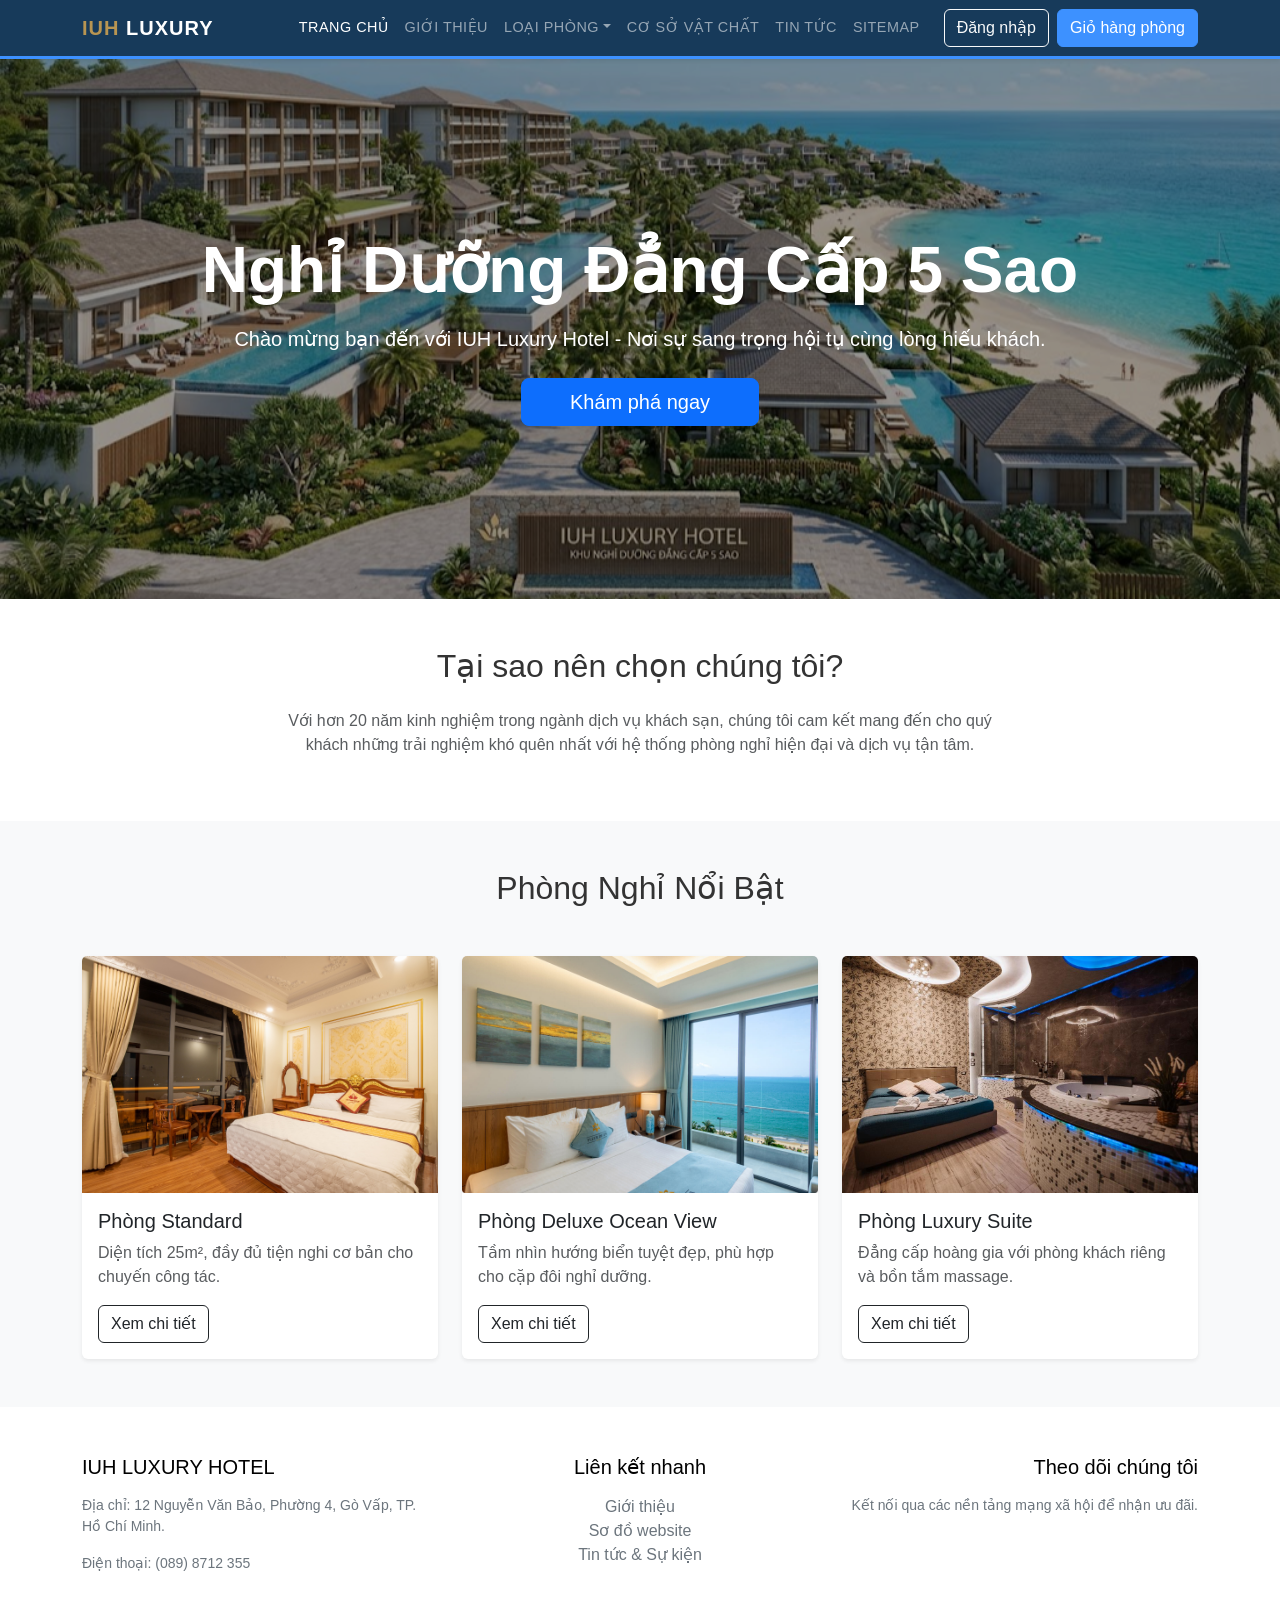
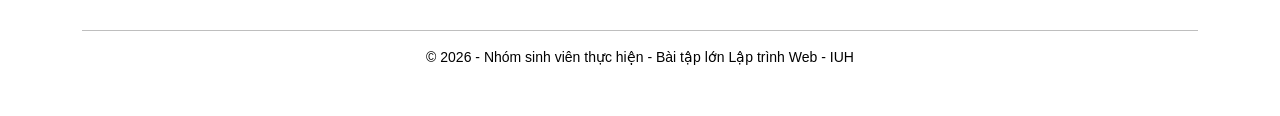
<file: html/index.html>
<!DOCTYPE html>
<html lang="vi">

<head>
    <meta charset="UTF-8">
    <meta name="viewport" content="width=device-width, initial-scale=1.0">
    <meta name="description" content="Website giới thiệu khách sạn IUH Luxury - Trải nghiệm nghỉ dưỡng 5 sao">
    <meta name="author" content="Nhóm Sinh Viên IUH">
    <title>Trang chủ | Khách sạn IUH Luxury</title>

    <link rel="stylesheet" href="../css/bootstrap.min.css">
    <link rel="stylesheet" href="../css/style.css">

    <style>
        .hero-section {
            height: 60vh;
            display: flex;
            align-items: center;
            justify-content: center;
            color: rgb(255, 255, 255);
            text-align: center;
            position: absolute;
            top: 0;
            left: 0;
            width: 100%;
            z-index: 2;
            background: rgba(0, 0, 0, 0.4);
        }

        .carousel-item img {
            height: 60vh;
            object-fit: cover;
        }

        .feature-icon {
            font-size: 3rem;
            color: var(--hotel-gold);
            margin-bottom: 1rem;
        }
    </style>
</head>

<body>

    <!-- <nav class="navbar navbar-expand-lg navbar-dark sticky-top shadow-sm">    -->
    <nav class="navbar navbar-expand navbar-dark sticky-top shadow-sm" style="background-color: #45b2ff;">

        <div class="container">
            <a class="navbar-brand fw-bold" href="index.html">
                <span style="color: #b89552;">IUH</span> LUXURY
            </a>
            <button class="navbar-toggler" type="button" data-bs-toggle="collapse" data-bs-target="#mainMenu">
                <span class="navbar-toggler-icon"></span>
            </button>
            <div class="collapse navbar-collapse" id="mainMenu">
                <ul class="navbar-nav ms-auto">
                    <li class="nav-item"><a class="nav-link active" href="index.html">Trang chủ</a></li>
                    <li class="nav-item"><a class="nav-link" href="gioi-thieu.html">Giới thiệu</a></li>
                    <li class="nav-item dropdown">
                        <a class="nav-link dropdown-toggle" href="#" id="roomDropdown" data-bs-toggle="dropdown">Loại
                            phòng</a>
                        <ul class="dropdown-menu">
                            <li><a class="dropdown-item" href="danh-sach-phong.html">Tất cả phòng</a></li>
                            <li>
                                <hr class="dropdown-divider">
                            </li>
                            <li><a class="dropdown-item" href="chi-tiet-phong-standard.html">Phòng Standard</a></li>
                            <li><a class="dropdown-item" href="chi-tiet-phong-deluxe.html">Phòng Deluxe</a></li>
                            <li><a class="dropdown-item" href="chi-tiet-phong-superior.html">Phòng Superior</a></li>
                            <li><a class="dropdown-item" href="chi-tiet-phong-suite.html">Phòng Suite</a></li>
                        </ul>
                    </li>
                    <li class="nav-item"><a class="nav-link" href="co-so-vat-chat.html">Cơ sở vật chất</a></li>
                    <li class="nav-item"><a class="nav-link" href="tin-tuc.html">Tin tức</a></li>
                    <li class="nav-item"><a class="nav-link" href="sitemap.html">Sitemap</a></li>
                    <li class="nav-item ms-lg-3">
                        <a class="btn btn-outline-light" href="dang-nhap.html">Đăng nhập</a>
                    </li>
                    <li class="nav-item ms-lg-2">
                        <a class="btn btn-primary" href="dat-phong.html">Giỏ hàng phòng</a>
                    </li>
                </ul>
            </div>
        </div>
    </nav>

    <header style="position: relative;">
        <!-- Carousel Hình Ảnh -->
        <div id="heroCarousel" class="carousel slide" data-bs-ride="carousel">
            <div class="carousel-inner">
                <div class="carousel-item active">
                    <img src="../images/hero-bg.jpg" class="d-block w-100" alt="Slide 1">
                </div>
                <div class="carousel-item">
                    <img src="../images/hero-bg2.jpg" class="d-block w-100" alt="Slide 2">
                </div>
                <div class="carousel-item">
                    <img src="../images/hero-bg3.jpg" class="d-block w-100" alt="Slide 3">
                </div>
                <div class="carousel-item">
                    <img src="../images/hero-bg4.jpg" class="d-block w-100" alt="Slide 4">
                </div>
                <div class="carousel-item">
                    <img src="../images/hero-bg5.jpg" class="d-block w-100" alt="Slide 5">
                </div>
            </div>
        </div>

        <!-- Nội dung chữ đè lên Carousel -->
        <div class="hero-section">
            <div class="container">
                <h1 class="display-3 fw-bold mb-3">Nghỉ Dưỡng Đẳng Cấp 5 Sao</h1>
                <p class="lead mb-4">Chào mừng bạn đến với IUH Luxury Hotel - Nơi sự sang trọng hội tụ cùng lòng hiếu
                    khách.</p>
                <a href="danh-sach-phong.html" class="btn btn-primary btn-lg px-5">Khám phá ngay</a>
            </div>
        </div>
    </header>

    <section class="py-5">
        <div class="container text-center">
            <div class="row justify-content-center">
                <div class="col-md-8">
                    <h2 class="mb-4">Tại sao nên chọn chúng tôi?</h2>
                    <p class="text-muted">Với hơn 20 năm kinh nghiệm trong ngành dịch vụ khách sạn, chúng tôi cam kết
                        mang đến cho quý khách những trải nghiệm khó quên nhất với hệ thống phòng nghỉ hiện đại và dịch
                        vụ tận tâm.</p>
                </div>
            </div>
        </div>
    </section>

    <section class="py-5 bg-light">
        <div class="container">
            <h2 class="text-center mb-5">Phòng Nghỉ Nổi Bật</h2>
            <div class="row g-4">
                <div class="col-md-4">
                    <div class="card h-100 border-0 shadow-sm">
                        <img src="../images/room-1.jpg" class="card-img-top" alt="Phòng Standard">
                        <div class="card-body">
                            <h5 class="card-title">Phòng Standard</h5>
                            <p class="card-text text-muted">Diện tích 25m², đầy đủ tiện nghi cơ bản cho chuyến công tác.
                            </p>
                            <a href="chi-tiet-phong-standard.html" class="btn btn-outline-dark">Xem chi tiết</a>
                        </div>
                    </div>
                </div>
                <div class="col-md-4">
                    <div class="card h-100 border-0 shadow-sm">
                        <img src="../images/room-2.jpg" class="card-img-top" alt="Phòng Deluxe">
                        <div class="card-body">
                            <h5 class="card-title">Phòng Deluxe Ocean View</h5>
                            <p class="card-text text-muted">Tầm nhìn hướng biển tuyệt đẹp, phù hợp cho cặp đôi nghỉ
                                dưỡng.</p>
                            <a href="chi-tiet-phong-deluxe.html" class="btn btn-outline-dark">Xem chi tiết</a>
                        </div>
                    </div>
                </div>
                <div class="col-md-4">
                    <div class="card h-100 border-0 shadow-sm">
                        <img src="../images/room-3.jpg" class="card-img-top" alt="Phòng Suite">
                        <div class="card-body">
                            <h5 class="card-title">Phòng Luxury Suite</h5>
                            <p class="card-text text-muted">Đẳng cấp hoàng gia với phòng khách riêng và bồn tắm massage.
                            </p>
                            <a href="chi-tiet-phong-suite.html" class="btn btn-outline-dark">Xem chi tiết</a>
                        </div>
                    </div>
                </div>
            </div>
        </div>
    </section>

    <footer class="text-black py-5">
        <div class="container">
            <div class="row">
                <div class="col-md-4 mb-4">
                    <h5 class="text-black mb-3">IUH LUXURY HOTEL</h5>
                    <p class="small text-secondary">Địa chỉ: 12 Nguyễn Văn Bảo, Phường 4, Gò Vấp, TP. Hồ Chí Minh.</p>
                    <p class="small text-secondary">Điện thoại: (089) 8712 355</p>
                </div>
                <div class="col-md-4 mb-4 text-center">
                    <h5 class="mb-3">Liên kết nhanh</h5>
                    <ul class="list-unstyled">
                        <li><a href="gioi-thieu.html" class="text-secondary text-decoration-none">Giới thiệu</a></li>
                        <li><a href="sitemap.html" class="text-secondary text-decoration-none">Sơ đồ website</a></li>
                        <li><a href="tin-tuc.html" class="text-secondary text-decoration-none">Tin tức & Sự kiện</a>
                        </li>
                    </ul>
                </div>
                <div class="col-md-4 mb-4 text-end">
                    <h5 class="mb-3">Theo dõi chúng tôi</h5>
                    <p class="small text-secondary">Kết nối qua các nền tảng mạng xã hội để nhận ưu đãi.</p>
                </div>
            </div>
            <hr class="bg-secondary">
            <div class="text-center mt-3">
                <p class="small mb-0">&copy; 2026 - Nhóm sinh viên thực hiện - Bài tập lớn Lập trình Web - IUH</p>
            </div>
        </div>
    </footer>

    <script src="../js/jquery.min.js"></script>
    <script src="../js/bootstrap.bundle.min.js"></script>
    <script src="../js/main.js"></script>
</body>

</html>
</file>
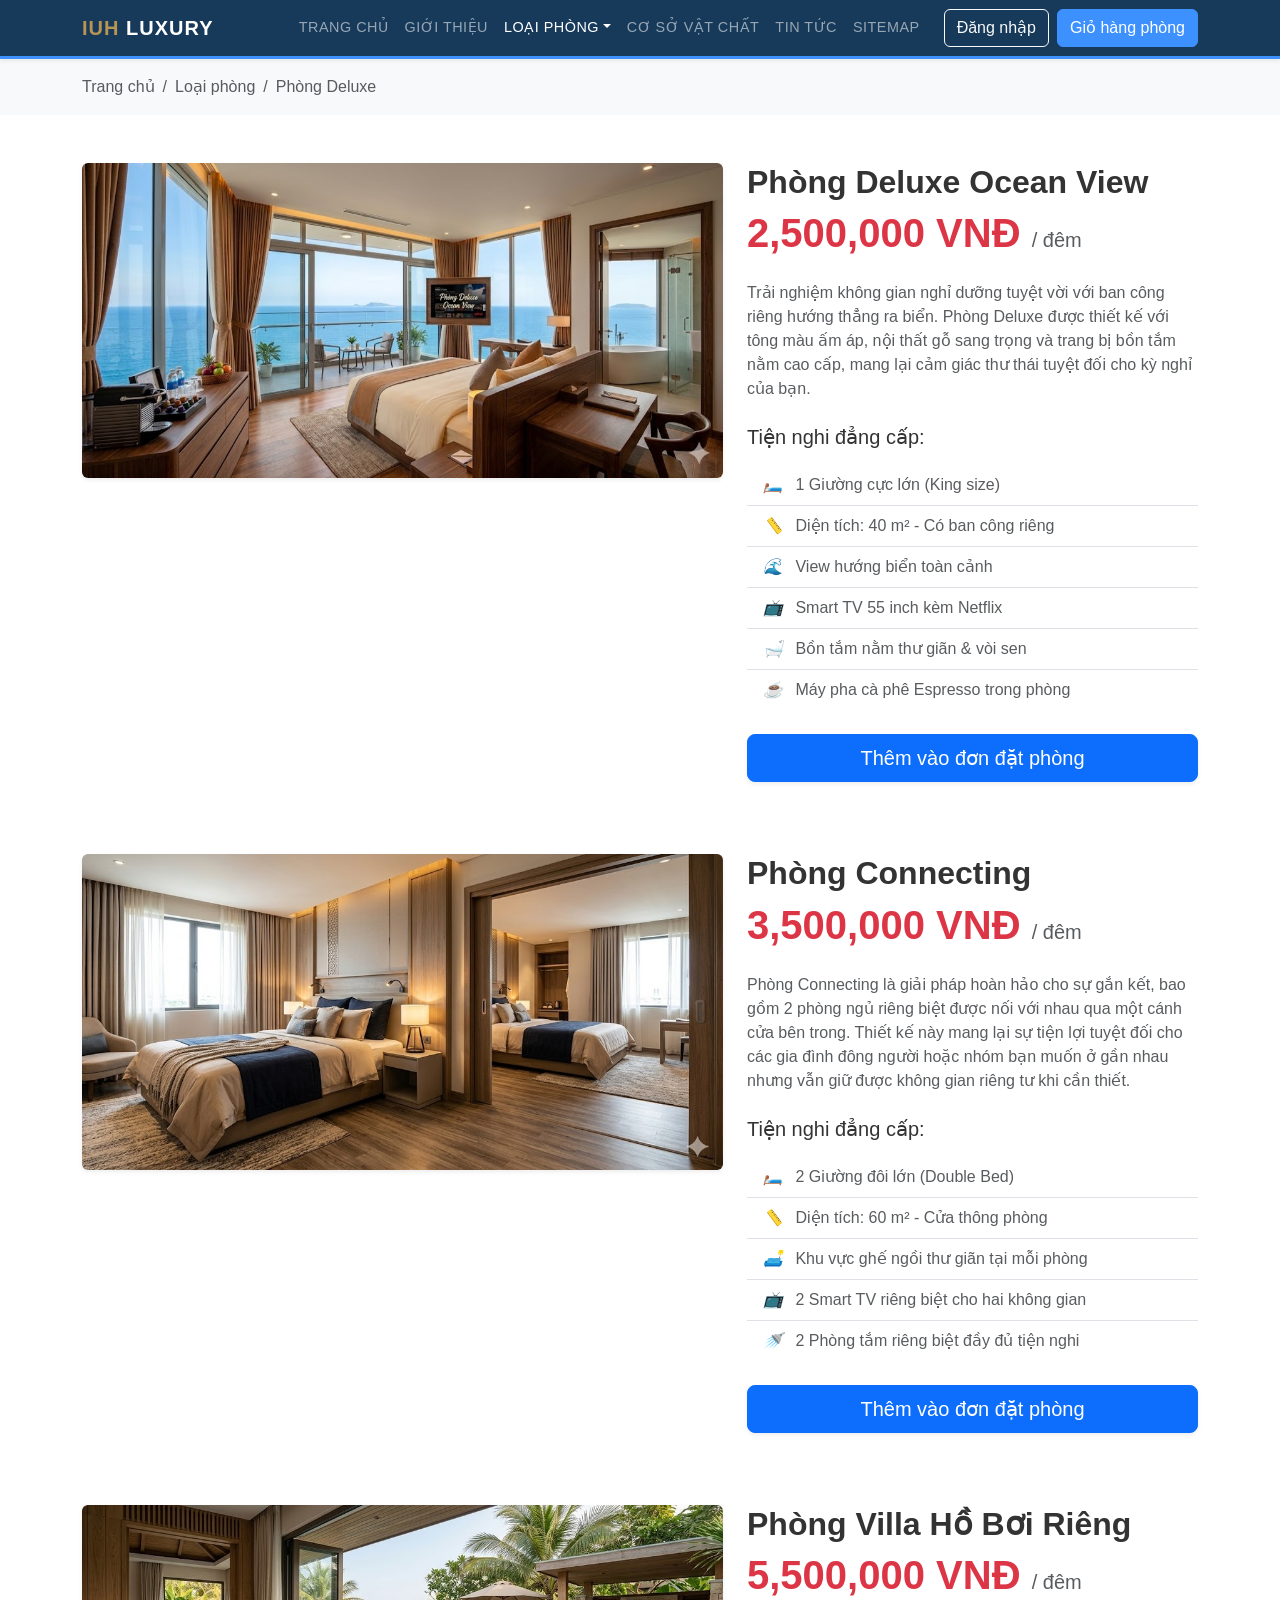
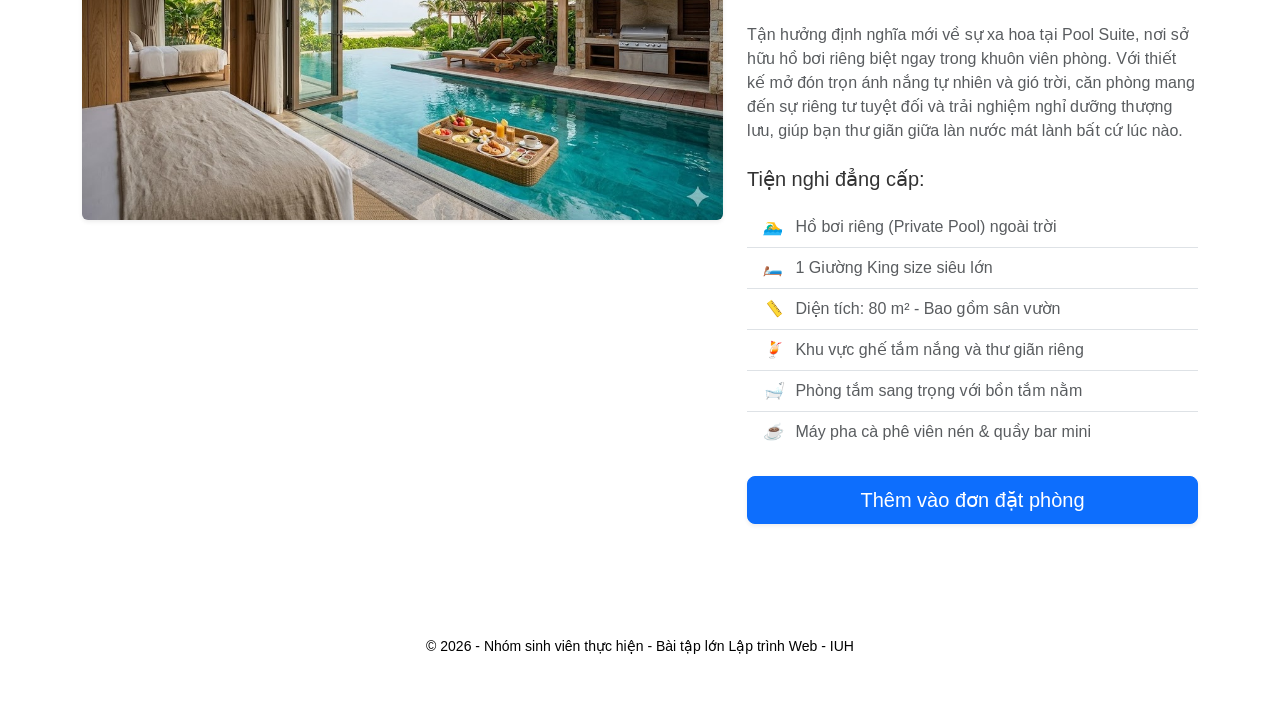
<file: html/chi-tiet-phong-deluxe.html>
<!DOCTYPE html>
<html lang="vi">

<head>
    <meta charset="UTF-8">
    <meta name="viewport" content="width=device-width, initial-scale=1.0">
    <meta name="description" content="Chi tiết Phòng Deluxe View Biển tại IUH Luxury Hotel">
    <title>Phòng Deluxe | Khách sạn IUH Luxury</title>

    <link rel="stylesheet" href="../css/bootstrap.min.css">
    <link rel="stylesheet" href="../css/style.css">
</head>

<body>

    <nav class="navbar navbar-expand navbar-dark sticky-top shadow-sm" style="background-color: #45b2ff;">

        <div class="container">
            <a class="navbar-brand fw-bold" href="index.html">
                <span style="color: #b89552;">IUH</span> LUXURY
            </a>
            <button class="navbar-toggler" type="button" data-bs-toggle="collapse" data-bs-target="#mainMenu">
                <span class="navbar-toggler-icon"></span>
            </button>
            <div class="collapse navbar-collapse" id="mainMenu">
                <ul class="navbar-nav ms-auto">
                    <li class="nav-item"><a class="nav-link" href="index.html">Trang chủ</a></li>
                    <li class="nav-item"><a class="nav-link" href="gioi-thieu.html">Giới thiệu</a></li>
                    <li class="nav-item dropdown">
                        <a class="nav-link dropdown-toggle active" href="#" id="roomDropdown"
                            data-bs-toggle="dropdown">Loại phòng</a>
                        <ul class="dropdown-menu">
                            <li><a class="dropdown-item" href="danh-sach-phong.html">Tất cả phòng</a></li>
                            <li>
                                <hr class="dropdown-divider">
                            </li>
                            <li><a class="dropdown-item" href="chi-tiet-phong-standard.html">Phòng Standard</a></li>
                            <li><a class="dropdown-item active" href="chi-tiet-phong-deluxe.html">Phòng Deluxe</a></li>
                            <li><a class="dropdown-item" href="chi-tiet-phong-superior.html">Phòng Superior</a></li>
                            <li><a class="dropdown-item" href="chi-tiet-phong-suite.html">Phòng Suite</a></li>
                        </ul>
                    </li>
                    <li class="nav-item"><a class="nav-link" href="co-so-vat-chat.html">Cơ sở vật chất</a></li>
                    <li class="nav-item"><a class="nav-link" href="tin-tuc.html">Tin tức</a></li>
                    <li class="nav-item"><a class="nav-link" href="sitemap.html">Sitemap</a></li>
                    <li class="nav-item ms-lg-3">
                        <a class="btn btn-outline-light" href="dang-nhap.html">Đăng nhập</a>
                    </li>
                    <li class="nav-item ms-lg-2">
                        <a class="btn btn-primary" href="dat-phong.html">Giỏ hàng phòng</a>
                    </li>
                </ul>
            </div>
        </div>
    </nav>

    <div class="bg-light py-3">
        <div class="container">
            <nav aria-label="breadcrumb">
                <ol class="breadcrumb mb-0">
                    <li class="breadcrumb-item"><a href="index.html" class="text-decoration-none text-muted">Trang
                            chủ</a></li>
                    <li class="breadcrumb-item"><a href="danh-sach-phong.html"
                            class="text-decoration-none text-muted">Loại phòng</a></li>
                    <li class="breadcrumb-item active" aria-current="page">Phòng Deluxe</li>
                </ol>
            </nav>
        </div>
    </div>

    <section class="py-5">
        <div class="container">
            <div class="row">
                <div class="col-lg-7 mb-4 mb-lg-0">
                    <div id="roomGallery" class="shadow-sm rounded overflow-hidden">
                        <img src="../images/room-deluxe.jpg" class="d-block w-100">
                    </div>
                </div>

                <div class="col-lg-5">
                    <div class="d-flex justify-content-between align-items-center mb-2">
                        <h2 class="fw-bold mb-0">Phòng Deluxe Ocean View</h2>
                    </div>

                    <p class="text-danger display-6 fw-bold mb-4">2,500,000 VNĐ <span
                            class="fs-5 text-muted fw-normal">/ đêm</span></p>

                    <p class="text-muted">Trải nghiệm không gian nghỉ dưỡng tuyệt vời với ban công riêng hướng thẳng ra
                        biển. Phòng Deluxe được thiết kế với tông màu ấm áp, nội thất gỗ sang trọng và trang bị bồn tắm
                        nằm cao cấp, mang lại cảm giác thư thái tuyệt đối cho kỳ nghỉ của bạn.</p>

                    <h5 class="mt-4 mb-3">Tiện nghi đẳng cấp:</h5>
                    <ul class="list-group list-group-flush mb-4">
                        <li class="list-group-item bg-transparent text-muted"><i class="text-warning me-2">🛏️</i> 1
                            Giường cực lớn (King size)</li>
                        <li class="list-group-item bg-transparent text-muted"><i class="text-warning me-2">📏</i> Diện
                            tích: 40 m² - Có ban công riêng</li>
                        <li class="list-group-item bg-transparent text-muted"><i class="text-warning me-2">🌊</i> View
                            hướng biển toàn cảnh</li>
                        <li class="list-group-item bg-transparent text-muted"><i class="text-warning me-2">📺</i> Smart
                            TV 55 inch kèm Netflix</li>
                        <li class="list-group-item bg-transparent text-muted"><i class="text-warning me-2">🛁</i> Bồn
                            tắm nằm thư giãn & vòi sen</li>
                        <li class="list-group-item bg-transparent text-muted"><i class="text-warning me-2">☕</i> Máy pha
                            cà phê Espresso trong phòng</li>
                    </ul>

                    <button onclick="addToCart('Phòng Deluxe View Biển', 2500000)"
                        class="btn btn-primary btn-lg w-100 shadow-sm">
                        Thêm vào đơn đặt phòng
                    </button>
                </div>
            </div>
            <br> <br> <br>

            <div class="row">
                <div class="col-lg-7 mb-4 mb-lg-0">
                    <div id="roomGallery" class="shadow-sm rounded overflow-hidden">
                        <img src="../images/room-connecting.jpg" class="d-block w-100">
                    </div>
                </div>

                <div class="col-lg-5">
                    <div class="d-flex justify-content-between align-items-center mb-2">
                        <h2 class="fw-bold mb-0">Phòng Connecting</h2>
                    </div>

                    <p class="text-danger display-6 fw-bold mb-4">3,500,000 VNĐ <span
                            class="fs-5 text-muted fw-normal">/ đêm</span></p>

                    <p class="text-muted">Phòng Connecting là giải pháp hoàn hảo cho sự gắn kết, bao gồm 2 phòng ngủ
                        riêng biệt được nối với nhau qua một cánh cửa bên trong. Thiết kế này mang lại sự tiện lợi tuyệt
                        đối cho các gia đình đông người hoặc nhóm bạn muốn ở gần nhau nhưng vẫn giữ được không gian
                        riêng tư khi cần thiết.</p>

                    <h5 class="mt-4 mb-3">Tiện nghi đẳng cấp:</h5>
                    <ul class="list-group list-group-flush mb-4">
                        <li class="list-group-item bg-transparent text-muted"><i class="text-warning me-2">🛏️</i> 2
                            Giường đôi lớn (Double Bed)</li>
                        <li class="list-group-item bg-transparent text-muted"><i class="text-warning me-2">📏</i> Diện
                            tích: 60 m² - Cửa thông phòng</li>
                        <li class="list-group-item bg-transparent text-muted"><i class="text-warning me-2">🛋️</i> Khu
                            vực ghế ngồi thư giãn tại mỗi phòng</li>
                        <li class="list-group-item bg-transparent text-muted"><i class="text-warning me-2">📺</i> 2
                            Smart TV riêng biệt cho hai không gian</li>
                        <li class="list-group-item bg-transparent text-muted"><i class="text-warning me-2">🚿</i> 2
                            Phòng tắm riêng biệt đầy đủ tiện nghi</li>
                    </ul>

                    <button onclick="addToCart('Phòng Phòng Connecting', 3500000)"
                        class="btn btn-primary btn-lg w-100 shadow-sm">
                        Thêm vào đơn đặt phòng
                    </button>
                </div>
            </div>
            <br> <br> <br>

            <div class="row">
                <div class="col-lg-7 mb-4 mb-lg-0">
                    <div id="roomGallery" class="shadow-sm rounded overflow-hidden">
                        <img src="../images/room-villa.jpg" class="d-block w-100">
                    </div>
                </div>

                <div class="col-lg-5">
                    <div class="d-flex justify-content-between align-items-center mb-2">
                        <h2 class="fw-bold mb-0">Phòng Villa Hồ Bơi Riêng</h2>
                    </div>

                    <p class="text-danger display-6 fw-bold mb-4">5,500,000 VNĐ <span
                            class="fs-5 text-muted fw-normal">/
                            đêm</span></p>

                    <p class="text-muted">Tận hưởng định nghĩa mới về sự xa hoa tại Pool Suite, nơi sở hữu hồ bơi riêng
                        biệt
                        ngay trong khuôn viên phòng. Với thiết kế mở đón trọn ánh nắng tự nhiên và gió trời, căn phòng
                        mang
                        đến sự riêng tư tuyệt đối và trải nghiệm nghỉ dưỡng thượng lưu, giúp bạn thư giãn giữa làn nước
                        mát
                        lành bất cứ lúc nào.</p>

                    <h5 class="mt-4 mb-3">Tiện nghi đẳng cấp:</h5>
                    <ul class="list-group list-group-flush mb-4">
                        <li class="list-group-item bg-transparent text-muted"><i class="text-warning me-2">🏊‍♂️</i> Hồ
                            bơi
                            riêng (Private Pool) ngoài trời</li>
                        <li class="list-group-item bg-transparent text-muted"><i class="text-warning me-2">🛏️</i> 1
                            Giường
                            King size siêu lớn</li>
                        <li class="list-group-item bg-transparent text-muted"><i class="text-warning me-2">📏</i> Diện
                            tích:
                            80 m² - Bao gồm sân vườn</li>
                        <li class="list-group-item bg-transparent text-muted"><i class="text-warning me-2">🍹</i> Khu
                            vực
                            ghế tắm nắng và thư giãn riêng</li>
                        <li class="list-group-item bg-transparent text-muted"><i class="text-warning me-2">🛁</i> Phòng
                            tắm
                            sang trọng với bồn tắm nằm</li>
                        <li class="list-group-item bg-transparent text-muted"><i class="text-warning me-2">☕</i> Máy pha
                            cà
                            phê viên nén & quầy bar mini</li>
                    </ul>

                    <button onclick="addToCart('Phòng Villa Hồ Bơi Riêng', 5500000)"
                        class="btn btn-primary btn-lg w-100 shadow-sm">
                        Thêm vào đơn đặt phòng
                    </button>
                </div>
            </div>
        </div>
    </section>

    <footer class="text-black py-5 mt-auto">
        <div class="container text-center mt-3">
            <p class="small mb-0">&copy; 2026 - Nhóm sinh viên thực hiện - Bài tập lớn Lập trình Web - IUH</p>
        </div>
    </footer>

    <script src="../js/jquery.min.js"></script>
    <script src="../js/bootstrap.bundle.min.js"></script>
    <script src="../js/main.js"></script>
</body>

</html>
</file>
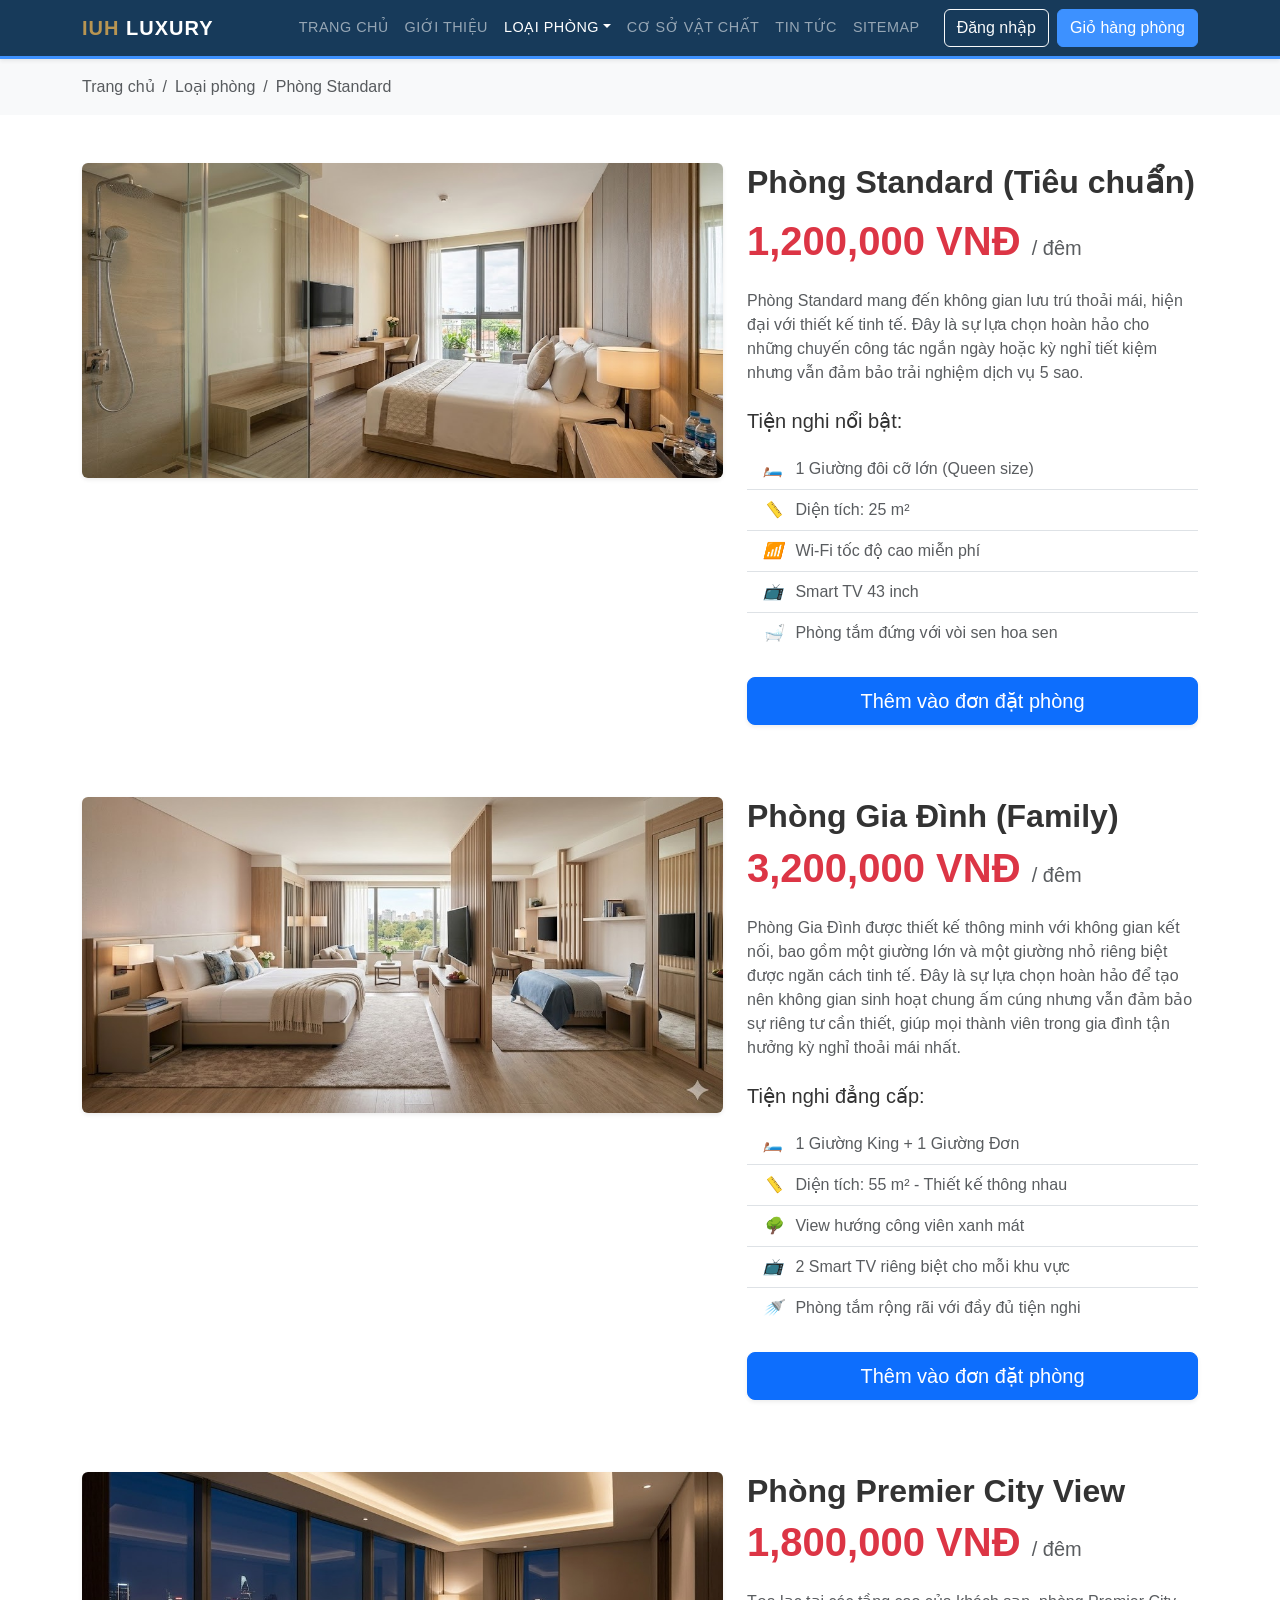
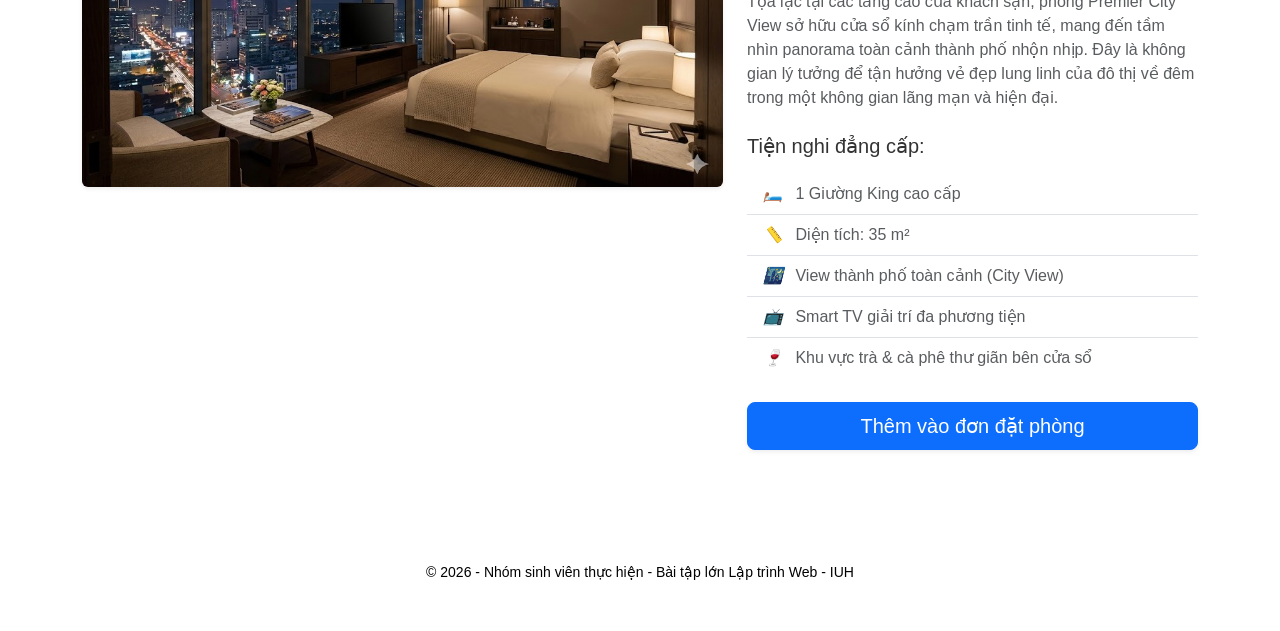
<file: html/chi-tiet-phong-standard.html>
<!DOCTYPE html>
<html lang="vi">

<head>
    <meta charset="UTF-8">
    <meta name="viewport" content="width=device-width, initial-scale=1.0">
    <meta name="description" content="Chi tiết Phòng Standard tại IUH Luxury Hotel">
    <title>Phòng Standard | Khách sạn IUH Luxury</title>

    <link rel="stylesheet" href="../css/bootstrap.min.css">
    <link rel="stylesheet" href="../css/style.css">
</head>

<body>

    <nav class="navbar navbar-expand navbar-dark sticky-top shadow-sm" style="background-color: #45b2ff;">

        <div class="container">
            <a class="navbar-brand fw-bold" href="index.html">
                <span style="color: #b89552;">IUH</span> LUXURY
            </a>
            <button class="navbar-toggler" type="button" data-bs-toggle="collapse" data-bs-target="#mainMenu">
                <span class="navbar-toggler-icon"></span>
            </button>
            <div class="collapse navbar-collapse" id="mainMenu">
                <ul class="navbar-nav ms-auto">
                    <li class="nav-item"><a class="nav-link" href="index.html">Trang chủ</a></li>
                    <li class="nav-item"><a class="nav-link" href="gioi-thieu.html">Giới thiệu</a></li>
                    <li class="nav-item dropdown">
                        <a class="nav-link dropdown-toggle active" href="#" id="roomDropdown"
                            data-bs-toggle="dropdown">Loại phòng</a>
                        <ul class="dropdown-menu">
                            <li><a class="dropdown-item" href="danh-sach-phong.html">Tất cả phòng</a></li>
                            <li>
                                <hr class="dropdown-divider">
                            </li>
                            <li><a class="dropdown-item active" href="chi-tiet-phong-standard.html">Phòng Standard</a>
                            </li>
                            <li><a class="dropdown-item" href="chi-tiet-phong-deluxe.html">Phòng Deluxe</a></li>
                            <li><a class="dropdown-item" href="chi-tiet-phong-superior.html">Phòng Superior</a></li>
                            <li><a class="dropdown-item" href="chi-tiet-phong-suite.html">Phòng Suite</a></li>
                        </ul>
                    </li>
                    <li class="nav-item"><a class="nav-link" href="co-so-vat-chat.html">Cơ sở vật chất</a></li>
                    <li class="nav-item"><a class="nav-link" href="tin-tuc.html">Tin tức</a></li>
                    <li class="nav-item"><a class="nav-link" href="sitemap.html">Sitemap</a></li>
                    <li class="nav-item ms-lg-3">
                        <a class="btn btn-outline-light" href="dang-nhap.html">Đăng nhập</a>
                    </li>
                    <li class="nav-item ms-lg-2">
                        <a class="btn btn-primary" href="dat-phong.html">Giỏ hàng phòng</a>
                    </li>
                </ul>
            </div>
        </div>
    </nav>

    <div class="bg-light py-3">
        <div class="container">
            <nav aria-label="breadcrumb">
                <ol class="breadcrumb mb-0">
                    <li class="breadcrumb-item"><a href="index.html" class="text-decoration-none text-muted">Trang
                            chủ</a></li>
                    <li class="breadcrumb-item"><a href="danh-sach-phong.html"
                            class="text-decoration-none text-muted">Loại phòng</a></li>
                    <li class="breadcrumb-item active" aria-current="page">Phòng Standard</li>
                </ol>
            </nav>
        </div>
    </div>

    <section class="py-5">
        <div class="container">
            <div class="row">
                <div class="col-lg-7 mb-4 mb-lg-0">
                    <div id="roomGallery" class="shadow-sm rounded overflow-hidden">
                        <img src="../images/room-standard.jpg" class="d-block w-100">
                    </div>
                </div>

                <div class="col-lg-5">
                    <h2 class="fw-bold mb-3">Phòng Standard (Tiêu chuẩn)</h2>
                    <p class="text-danger display-6 fw-bold mb-4">1,200,000 VNĐ <span
                            class="fs-5 text-muted fw-normal">/ đêm</span></p>

                    <p class="text-muted">Phòng Standard mang đến không gian lưu trú thoải mái, hiện đại với thiết kế
                        tinh tế. Đây là sự lựa chọn hoàn hảo cho những chuyến công tác ngắn ngày hoặc kỳ nghỉ tiết kiệm
                        nhưng vẫn đảm bảo trải nghiệm dịch vụ 5 sao.</p>

                    <h5 class="mt-4 mb-3">Tiện nghi nổi bật:</h5>
                    <ul class="list-group list-group-flush mb-4">
                        <li class="list-group-item bg-transparent text-muted"><i class="text-warning me-2">🛏️</i> 1
                            Giường đôi cỡ lớn (Queen size)</li>
                        <li class="list-group-item bg-transparent text-muted"><i class="text-warning me-2">📏</i> Diện
                            tích: 25 m²</li>
                        <li class="list-group-item bg-transparent text-muted"><i class="text-warning me-2">📶</i> Wi-Fi
                            tốc độ cao miễn phí</li>
                        <li class="list-group-item bg-transparent text-muted"><i class="text-warning me-2">📺</i> Smart
                            TV 43 inch</li>
                        <li class="list-group-item bg-transparent text-muted"><i class="text-warning me-2">🛁</i> Phòng
                            tắm đứng với vòi sen hoa sen</li>
                    </ul>

                    <button onclick="addToCart('Phòng Standard', 1200000)"
                        class="btn btn-primary btn-lg w-100 shadow-sm">
                        Thêm vào đơn đặt phòng
                    </button>
                </div>
            </div>
            <br> <br> <br>

            <div class="row">
                <div class="col-lg-7 mb-4 mb-lg-0">
                    <div id="roomGallery" class="shadow-sm rounded overflow-hidden">
                        <img src="../images/room-family.jpg" class="d-block w-100">
                    </div>
                </div>

                <div class="col-lg-5">
                    <div class="d-flex justify-content-between align-items-center mb-2">
                        <h2 class="fw-bold mb-0">Phòng Gia Đình (Family)</h2>
                    </div>

                    <p class="text-danger display-6 fw-bold mb-4">3,200,000 VNĐ <span
                            class="fs-5 text-muted fw-normal">/ đêm</span></p>

                    <p class="text-muted">Phòng Gia Đình được thiết kế thông minh với không gian kết nối, bao gồm một
                        giường lớn và một giường nhỏ riêng biệt được ngăn cách tinh tế. Đây là sự lựa chọn hoàn hảo để
                        tạo nên không gian sinh hoạt chung ấm cúng nhưng vẫn đảm bảo sự riêng tư cần thiết, giúp mọi
                        thành viên trong gia đình tận hưởng kỳ nghỉ thoải mái nhất.</p>

                    <h5 class="mt-4 mb-3">Tiện nghi đẳng cấp:</h5>
                    <ul class="list-group list-group-flush mb-4">
                        <li class="list-group-item bg-transparent text-muted"><i class="text-warning me-2">🛏️</i> 1
                            Giường King + 1 Giường Đơn</li>
                        <li class="list-group-item bg-transparent text-muted"><i class="text-warning me-2">📏</i> Diện
                            tích: 55 m² - Thiết kế thông nhau</li>
                        <li class="list-group-item bg-transparent text-muted"><i class="text-warning me-2">🌳</i> View
                            hướng công viên xanh mát</li>
                        <li class="list-group-item bg-transparent text-muted"><i class="text-warning me-2">📺</i> 2
                            Smart TV riêng biệt cho mỗi khu vực</li>
                        <li class="list-group-item bg-transparent text-muted"><i class="text-warning me-2">🚿</i> Phòng
                            tắm rộng rãi với đầy đủ tiện nghi</li>
                    </ul>

                    <button onclick="addToCart('Phòng Family', 3200000)"
                        class="btn btn-primary btn-lg w-100 shadow-sm">
                        Thêm vào đơn đặt phòng
                    </button>
                </div>
            </div>
            <br> <br> <br>

            <div class="row">
                <div class="col-lg-7 mb-4 mb-lg-0">
                    <div id="roomGallery" class="shadow-sm rounded overflow-hidden">
                        <img src="../images/room-premier.jpg" class="d-block w-100">
                    </div>
                </div>

                <div class="col-lg-5">
                    <div class="d-flex justify-content-between align-items-center mb-2">
                        <h2 class="fw-bold mb-0">Phòng Premier City View</h2>
                    </div>

                    <p class="text-danger display-6 fw-bold mb-4">1,800,000 VNĐ <span
                            class="fs-5 text-muted fw-normal">/ đêm</span></p>

                    <p class="text-muted">Tọa lạc tại các tầng cao của khách sạn, phòng Premier City View sở hữu cửa sổ
                        kính chạm trần tinh tế, mang đến tầm nhìn panorama toàn cảnh thành phố nhộn nhịp. Đây là không
                        gian lý tưởng để tận hưởng vẻ đẹp lung linh của đô thị về đêm trong một không gian lãng mạn và
                        hiện đại.</p>

                    <h5 class="mt-4 mb-3">Tiện nghi đẳng cấp:</h5>
                    <ul class="list-group list-group-flush mb-4">
                        <li class="list-group-item bg-transparent text-muted"><i class="text-warning me-2">🛏️</i> 1
                            Giường King cao cấp</li>
                        <li class="list-group-item bg-transparent text-muted"><i class="text-warning me-2">📏</i> Diện
                            tích: 35 m²</li>
                        <li class="list-group-item bg-transparent text-muted"><i class="text-warning me-2">🌃</i> View
                            thành phố toàn cảnh (City View)</li>
                        <li class="list-group-item bg-transparent text-muted"><i class="text-warning me-2">📺</i> Smart
                            TV giải trí đa phương tiện</li>
                        <li class="list-group-item bg-transparent text-muted"><i class="text-warning me-2">🍷</i> Khu
                            vực trà & cà phê thư giãn bên cửa sổ</li>
                    </ul>

                    <button onclick="addToCart('Phòng Premier City View', 1800000)"
                        class="btn btn-primary btn-lg w-100 shadow-sm">
                        Thêm vào đơn đặt phòng
                    </button>
                </div>
            </div>
        </div>
    </section>

    <footer class="text-black py-5">
        <div class="container">
            <div class="text-center mt-3">
                <p class="small mb-0">&copy; 2026 - Nhóm sinh viên thực hiện - Bài tập lớn Lập trình Web - IUH</p>
            </div>
        </div>
    </footer>

    <script src="../js/jquery.min.js"></script>
    <script src="../js/bootstrap.bundle.min.js"></script>
    <script src="../js/main.js"></script>
</body>

</html>
</file>
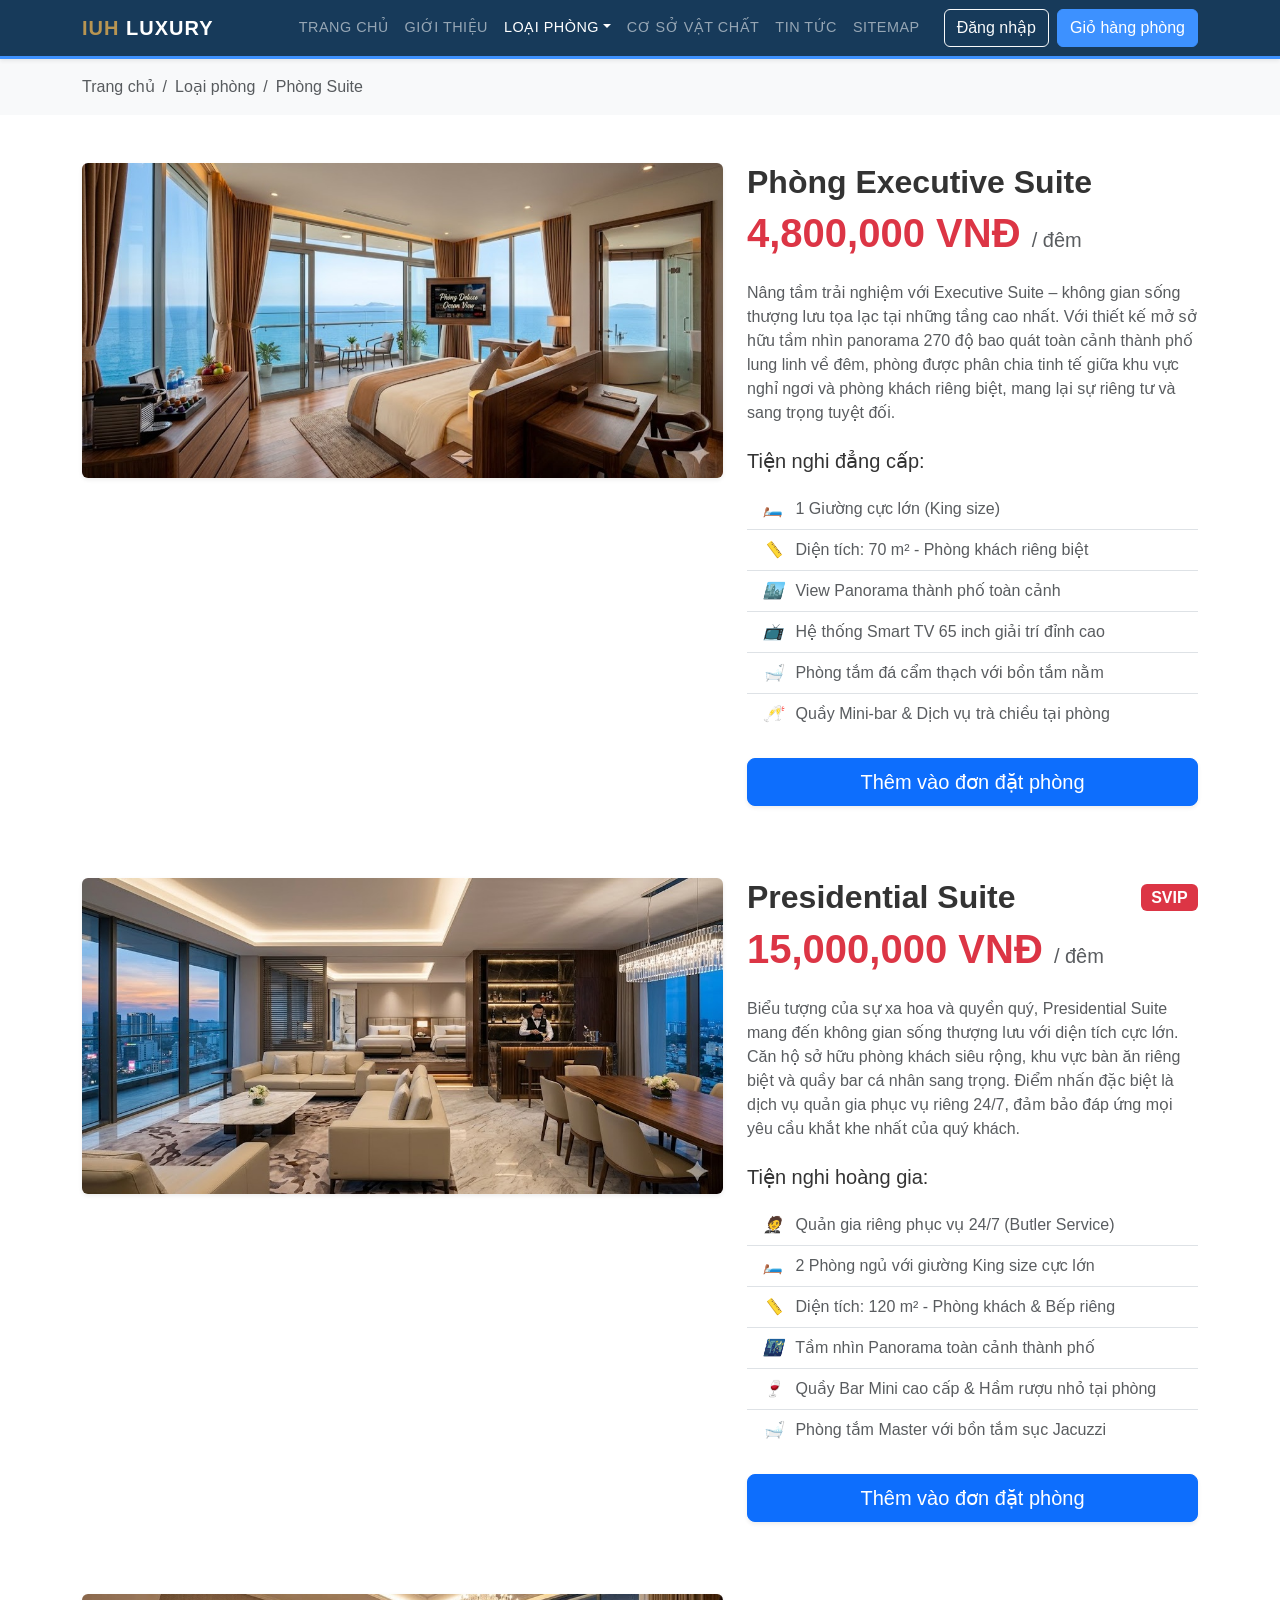
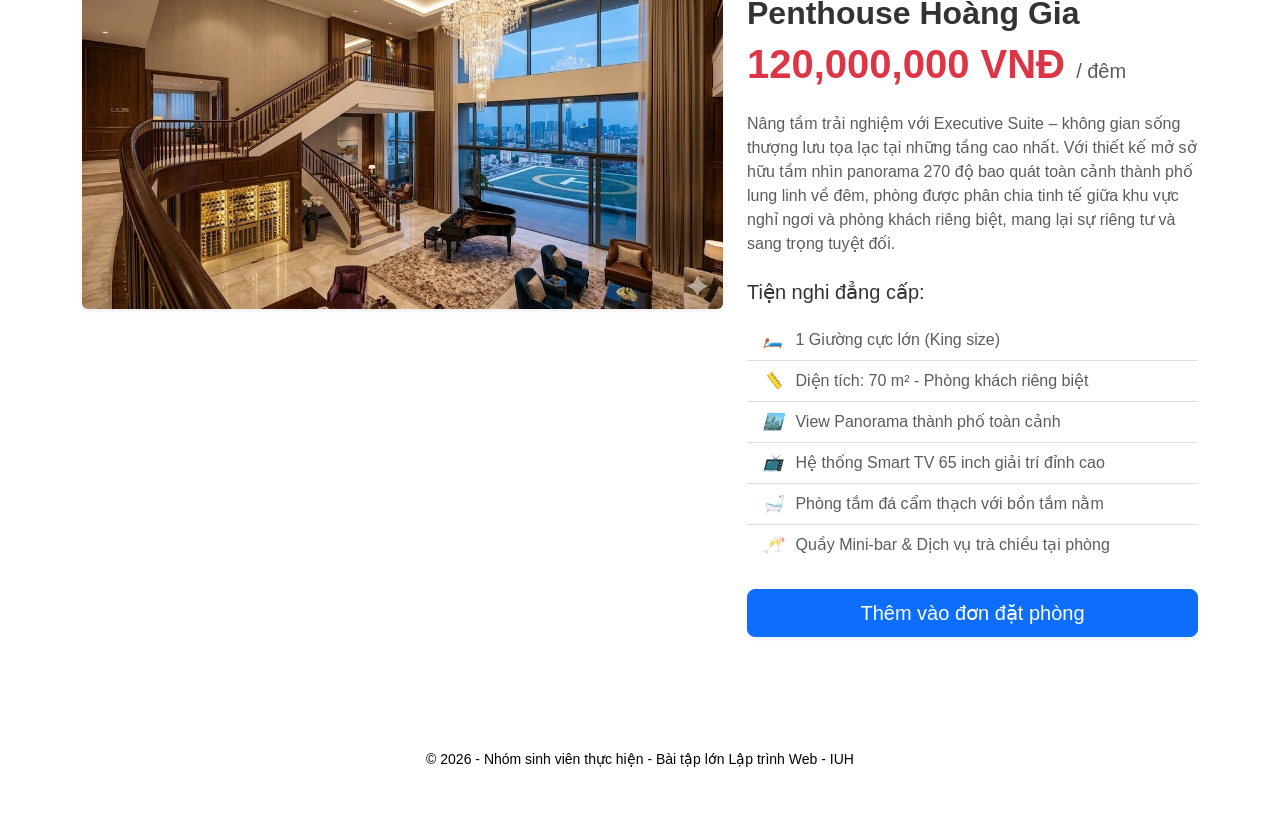
<file: html/chi-tiet-phong-suite.html>
<!DOCTYPE html>
<html lang="vi">

<head>
    <meta charset="UTF-8">
    <meta name="viewport" content="width=device-width, initial-scale=1.0">
    <meta name="description" content="Chi tiết Phòng Deluxe View Biển tại IUH Luxury Hotel">
    <title>Phòng Suite | Khách sạn IUH Luxury</title>

    <link rel="stylesheet" href="../css/bootstrap.min.css">
    <link rel="stylesheet" href="../css/style.css">
</head>

<body>

    <nav class="navbar navbar-expand navbar-dark sticky-top shadow-sm" style="background-color: #45b2ff;">

        <div class="container">
            <a class="navbar-brand fw-bold" href="index.html">
                <span style="color: #b89552;">IUH</span> LUXURY
            </a>
            <button class="navbar-toggler" type="button" data-bs-toggle="collapse" data-bs-target="#mainMenu">
                <span class="navbar-toggler-icon"></span>
            </button>
            <div class="collapse navbar-collapse" id="mainMenu">
                <ul class="navbar-nav ms-auto">
                    <li class="nav-item"><a class="nav-link" href="index.html">Trang chủ</a></li>
                    <li class="nav-item"><a class="nav-link" href="gioi-thieu.html">Giới thiệu</a></li>
                    <li class="nav-item dropdown">
                        <a class="nav-link dropdown-toggle active" href="#" id="roomDropdown"
                            data-bs-toggle="dropdown">Loại phòng</a>
                        <ul class="dropdown-menu">
                            <li><a class="dropdown-item" href="danh-sach-phong.html">Tất cả phòng</a></li>
                            <li>
                                <hr class="dropdown-divider">
                            </li>
                            <li><a class="dropdown-item" href="chi-tiet-phong-standard.html">Phòng Standard</a></li>
                            <li><a class="dropdown-item" href="chi-tiet-phong-deluxe.html">Phòng Deluxe</a></li>
                            <li><a class="dropdown-item" href="chi-tiet-phong-superior.html">Phòng Superior</a></li>
                            <li><a class="dropdown-item active" href="chi-tiet-phong-suite.html">Phòng Suite</a></li>
                        </ul>
                    </li>
                    <li class="nav-item"><a class="nav-link" href="co-so-vat-chat.html">Cơ sở vật chất</a></li>
                    <li class="nav-item"><a class="nav-link" href="tin-tuc.html">Tin tức</a></li>
                    <li class="nav-item"><a class="nav-link" href="sitemap.html">Sitemap</a></li>
                    <li class="nav-item ms-lg-3">
                        <a class="btn btn-outline-light" href="dang-nhap.html">Đăng nhập</a>
                    </li>
                    <li class="nav-item ms-lg-2">
                        <a class="btn btn-primary" href="dat-phong.html">Giỏ hàng phòng</a>
                    </li>
                </ul>
            </div>
        </div>
    </nav>

    <div class="bg-light py-3">
        <div class="container">
            <nav aria-label="breadcrumb">
                <ol class="breadcrumb mb-0">
                    <li class="breadcrumb-item"><a href="index.html" class="text-decoration-none text-muted">Trang
                            chủ</a></li>
                    <li class="breadcrumb-item"><a href="danh-sach-phong.html"
                            class="text-decoration-none text-muted">Loại phòng</a></li>
                    <li class="breadcrumb-item active" aria-current="page">Phòng Suite</li>
                </ol>
            </nav>
        </div>
    </div>

    <section class="py-5">
        <div class="container">
            <div class="row">
                <div class="col-lg-7 mb-4 mb-lg-0">
                    <div id="roomGallery" class="shadow-sm rounded overflow-hidden">
                        <img src="../images/room-deluxe.jpg" class="d-block w-100">
                    </div>
                </div>

                <div class="col-lg-5">
                    <div class="d-flex justify-content-between align-items-center mb-2">
                        <h2 class="fw-bold mb-0">Phòng Executive Suite</h2>
                    </div>

                    <p class="text-danger display-6 fw-bold mb-4">4,800,000 VNĐ <span
                            class="fs-5 text-muted fw-normal">/ đêm</span></p>

                    <p class="text-muted">Nâng tầm trải nghiệm với Executive Suite – không gian sống thượng lưu tọa lạc
                        tại những tầng cao nhất. Với thiết kế mở sở hữu tầm nhìn panorama 270 độ bao quát toàn cảnh
                        thành phố lung linh về đêm, phòng được phân chia tinh tế giữa khu vực nghỉ ngơi và phòng khách
                        riêng biệt, mang lại sự riêng tư và sang trọng tuyệt đối.</p>

                    <h5 class="mt-4 mb-3">Tiện nghi đẳng cấp:</h5>
                    <ul class="list-group list-group-flush mb-4">
                        <li class="list-group-item bg-transparent text-muted"><i class="text-warning me-2">🛏️</i> 1
                            Giường cực lớn (King size)</li>
                        <li class="list-group-item bg-transparent text-muted"><i class="text-warning me-2">📏</i> Diện
                            tích: 70 m² - Phòng khách riêng biệt</li>
                        <li class="list-group-item bg-transparent text-muted"><i class="text-warning me-2">🏙️</i> View
                            Panorama thành phố toàn cảnh</li>
                        <li class="list-group-item bg-transparent text-muted"><i class="text-warning me-2">📺</i> Hệ
                            thống Smart TV 65 inch giải trí đỉnh cao</li>
                        <li class="list-group-item bg-transparent text-muted"><i class="text-warning me-2">🛁</i> Phòng
                            tắm đá cẩm thạch với bồn tắm nằm</li>
                        <li class="list-group-item bg-transparent text-muted"><i class="text-warning me-2">🥂</i> Quầy
                            Mini-bar & Dịch vụ trà chiều tại phòng</li>
                    </ul>

                    <button onclick="addToCart('Phòng Executive Suite', 4800000)"
                        class="btn btn-primary btn-lg w-100 shadow-sm">
                        Thêm vào đơn đặt phòng
                    </button>
                </div>
            </div>
            <br> <br> <br>

            <div class="row">
                <div class="col-lg-7 mb-4 mb-lg-0">
                    <div id="roomGallery" class="shadow-sm rounded overflow-hidden">
                        <img src="../images/room-president.jpg" class="d-block w-100">
                    </div>
                </div>

                <div class="col-lg-5">
                    <div class="d-flex justify-content-between align-items-center mb-2">
                        <h2 class="fw-bold mb-0">Presidential Suite</h2>
                        <span class="badge bg-danger text-white fs-6">SVIP</span>
                    </div>

                    <p class="text-danger display-6 fw-bold mb-4">15,000,000 VNĐ <span
                            class="fs-5 text-muted fw-normal">/ đêm</span></p>

                    <p class="text-muted">Biểu tượng của sự xa hoa và quyền quý, Presidential Suite mang đến không gian
                        sống thượng lưu với diện tích cực lớn. Căn hộ sở hữu phòng khách siêu rộng, khu vực bàn ăn riêng
                        biệt và quầy bar cá nhân sang trọng. Điểm nhấn đặc biệt là dịch vụ quản gia phục vụ riêng 24/7,
                        đảm bảo đáp ứng mọi yêu cầu khắt khe nhất của quý khách.</p>

                    <h5 class="mt-4 mb-3">Tiện nghi hoàng gia:</h5>
                    <ul class="list-group list-group-flush mb-4">
                        <li class="list-group-item bg-transparent text-muted"><i class="text-warning me-2">🤵</i> Quản
                            gia riêng phục vụ 24/7 (Butler Service)</li>
                        <li class="list-group-item bg-transparent text-muted"><i class="text-warning me-2">🛏️</i> 2
                            Phòng ngủ với giường King size cực lớn</li>
                        <li class="list-group-item bg-transparent text-muted"><i class="text-warning me-2">📏</i> Diện
                            tích: 120 m² - Phòng khách & Bếp riêng</li>
                        <li class="list-group-item bg-transparent text-muted"><i class="text-warning me-2">🌃</i> Tầm
                            nhìn Panorama toàn cảnh thành phố</li>
                        <li class="list-group-item bg-transparent text-muted"><i class="text-warning me-2">🍷</i> Quầy
                            Bar Mini cao cấp & Hầm rượu nhỏ tại phòng</li>
                        <li class="list-group-item bg-transparent text-muted"><i class="text-warning me-2">🛁</i> Phòng
                            tắm Master với bồn tắm sục Jacuzzi</li>
                    </ul>

                    <button onclick="addToCart('Phòng Presidential Suite', 15000000)"
                        class="btn btn-primary btn-lg w-100 shadow-sm">
                        Thêm vào đơn đặt phòng
                    </button>
                </div>
            </div>
            <br> <br> <br>

            <div class="row">
                <div class="col-lg-7 mb-4 mb-lg-0">
                    <div id="roomGallery" class="shadow-sm rounded overflow-hidden">
                        <img src="../images/room-penthouse.jpg" class="d-block w-100">
                    </div>
                </div>

                <div class="col-lg-5">
                    <div class="d-flex justify-content-between align-items-center mb-2">
                        <h2 class="fw-bold mb-0">Penthouse Hoàng Gia</h2>
                    </div>

                    <p class="text-danger display-6 fw-bold mb-4">120,000,000 VNĐ <span
                            class="fs-5 text-muted fw-normal">/ đêm</span></p>

                    <p class="text-muted">Nâng tầm trải nghiệm với Executive Suite – không gian sống thượng lưu tọa lạc
                        tại những tầng cao nhất. Với thiết kế mở sở hữu tầm nhìn panorama 270 độ bao quát toàn cảnh
                        thành phố lung linh về đêm, phòng được phân chia tinh tế giữa khu vực nghỉ ngơi và phòng khách
                        riêng biệt, mang lại sự riêng tư và sang trọng tuyệt đối.</p>

                    <h5 class="mt-4 mb-3">Tiện nghi đẳng cấp:</h5>
                    <ul class="list-group list-group-flush mb-4">
                        <li class="list-group-item bg-transparent text-muted"><i class="text-warning me-2">🛏️</i> 1
                            Giường cực lớn (King size)</li>
                        <li class="list-group-item bg-transparent text-muted"><i class="text-warning me-2">📏</i> Diện
                            tích: 70 m² - Phòng khách riêng biệt</li>
                        <li class="list-group-item bg-transparent text-muted"><i class="text-warning me-2">🏙️</i> View
                            Panorama thành phố toàn cảnh</li>
                        <li class="list-group-item bg-transparent text-muted"><i class="text-warning me-2">📺</i> Hệ
                            thống Smart TV 65 inch giải trí đỉnh cao</li>
                        <li class="list-group-item bg-transparent text-muted"><i class="text-warning me-2">🛁</i> Phòng
                            tắm đá cẩm thạch với bồn tắm nằm</li>
                        <li class="list-group-item bg-transparent text-muted"><i class="text-warning me-2">🥂</i> Quầy
                            Mini-bar & Dịch vụ trà chiều tại phòng</li>
                    </ul>

                    <button onclick="addToCart('Penthouse Hoàng Gia', 120000000)"
                        class="btn btn-primary btn-lg w-100 shadow-sm">
                        Thêm vào đơn đặt phòng
                    </button>
                </div>
            </div>
        </div>
    </section>

    <footer class="text-black py-5 mt-auto">
        <div class="container text-center mt-3">
            <p class="small mb-0">&copy; 2026 - Nhóm sinh viên thực hiện - Bài tập lớn Lập trình Web - IUH</p>
        </div>
    </footer>

    <script src="../js/jquery.min.js"></script>
    <script src="../js/bootstrap.bundle.min.js"></script>
    <script src="../js/main.js"></script>
</body>

</html>
</file>
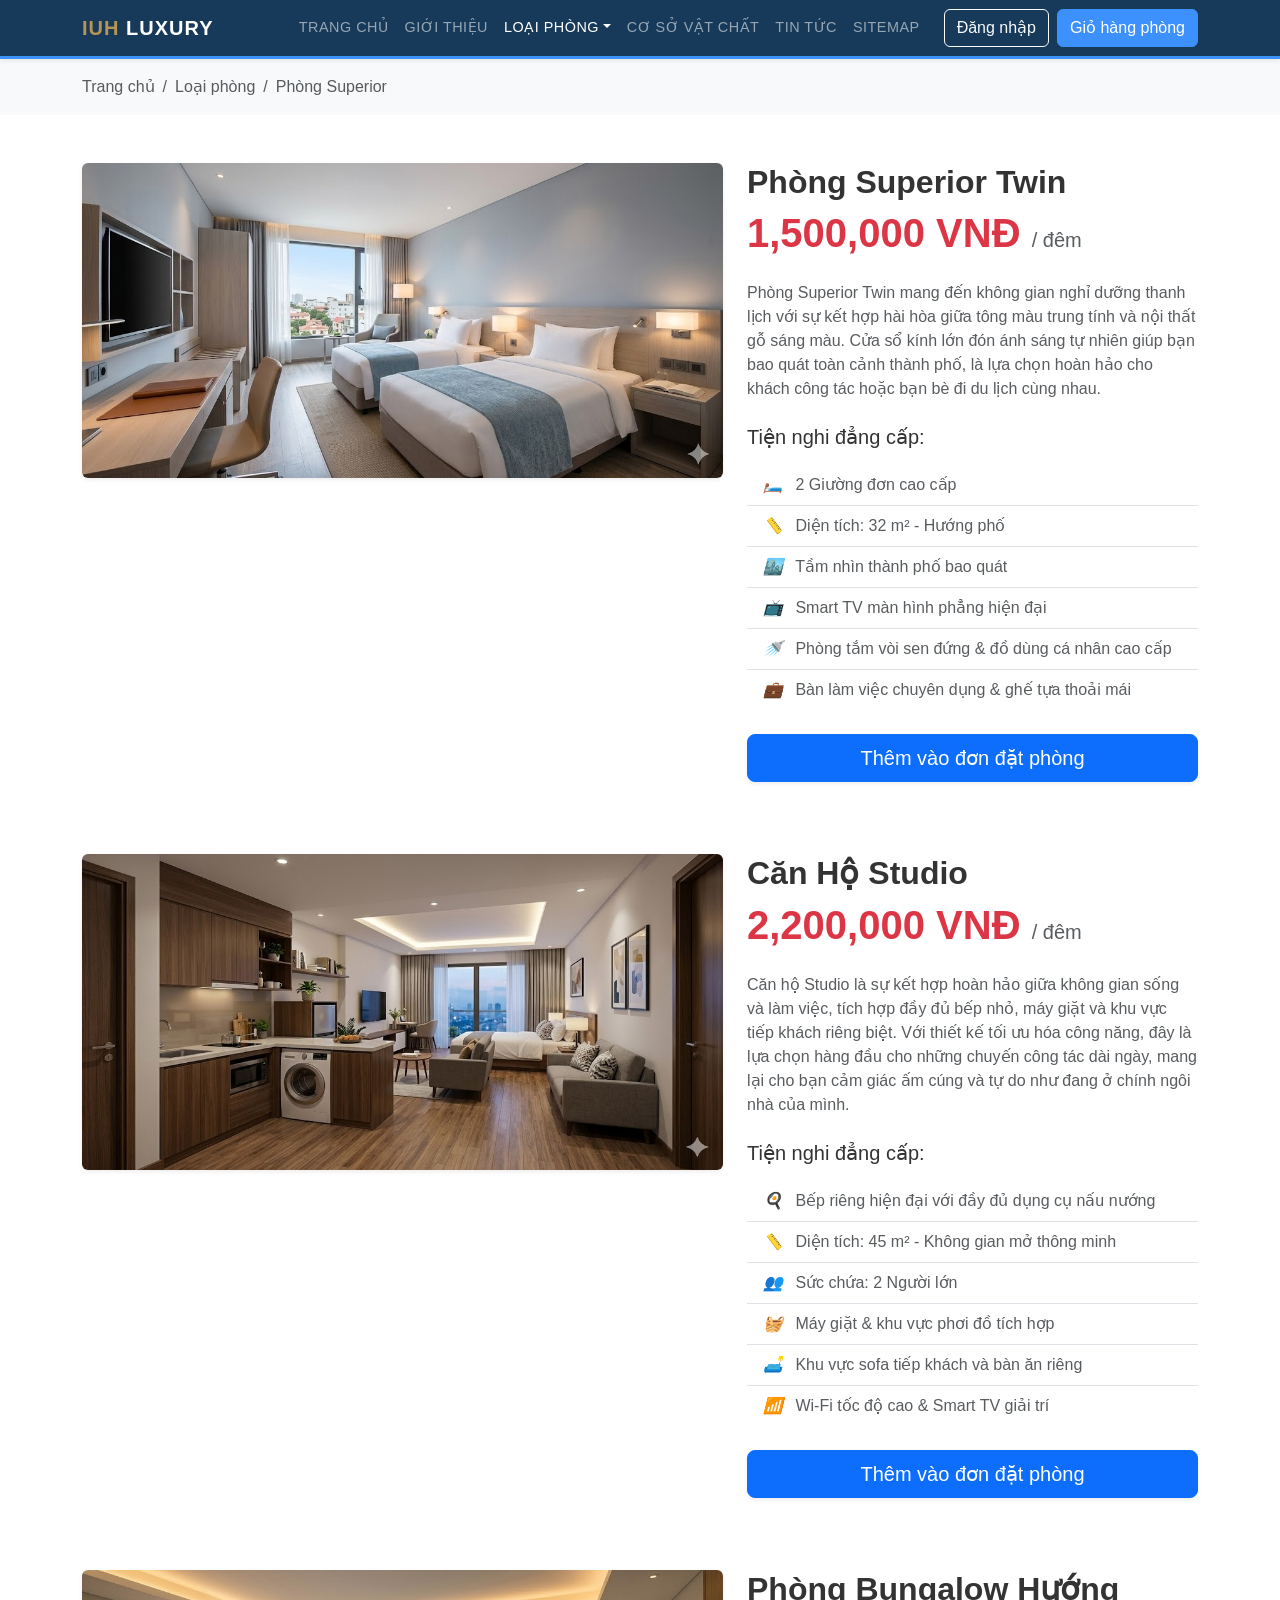
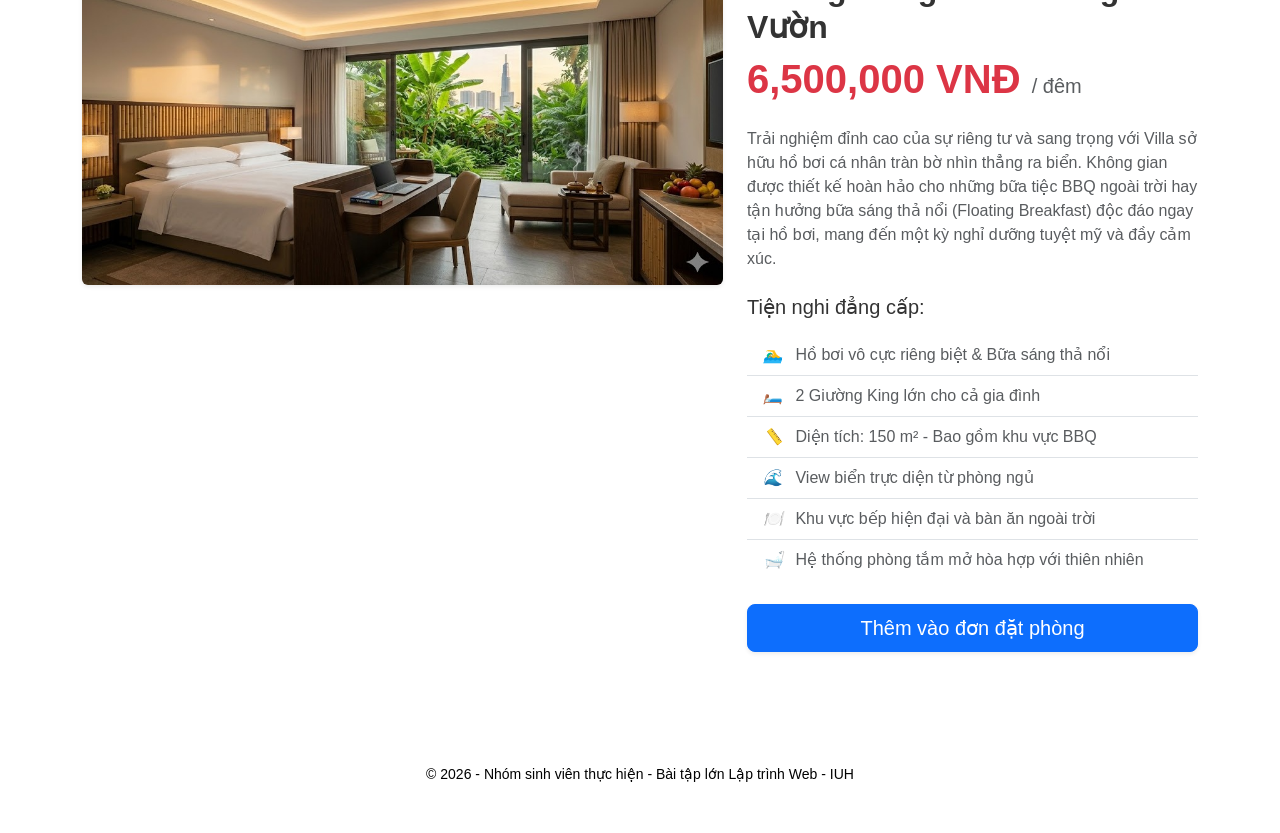
<file: html/chi-tiet-phong-superior.html>
<!DOCTYPE html>
<html lang="vi">

<head>
    <meta charset="UTF-8">
    <meta name="viewport" content="width=device-width, initial-scale=1.0">
    <meta name="description" content="Chi tiết Phòng Deluxe View Biển tại IUH Luxury Hotel">
    <title>Phòng Superior | Khách sạn IUH Luxury</title>

    <link rel="stylesheet" href="../css/bootstrap.min.css">
    <link rel="stylesheet" href="../css/style.css">
</head>

<body>

    <nav class="navbar navbar-expand navbar-dark sticky-top shadow-sm" style="background-color: #45b2ff;">

        <div class="container">
            <a class="navbar-brand fw-bold" href="index.html">
                <span style="color: #b89552;">IUH</span> LUXURY
            </a>
            <button class="navbar-toggler" type="button" data-bs-toggle="collapse" data-bs-target="#mainMenu">
                <span class="navbar-toggler-icon"></span>
            </button>
            <div class="collapse navbar-collapse" id="mainMenu">
                <ul class="navbar-nav ms-auto">
                    <li class="nav-item"><a class="nav-link" href="index.html">Trang chủ</a></li>
                    <li class="nav-item"><a class="nav-link" href="gioi-thieu.html">Giới thiệu</a></li>
                    <li class="nav-item dropdown">
                        <a class="nav-link dropdown-toggle active" href="#" id="roomDropdown"
                            data-bs-toggle="dropdown">Loại phòng</a>
                        <ul class="dropdown-menu">
                            <li><a class="dropdown-item" href="danh-sach-phong.html">Tất cả phòng</a></li>
                            <li>
                                <hr class="dropdown-divider">
                            </li>
                            <li><a class="dropdown-item" href="chi-tiet-phong-standard.html">Phòng Standard</a></li>
                            <li><a class="dropdown-item" href="chi-tiet-phong-deluxe.html">Phòng Deluxe</a></li>
                            <li><a class="dropdown-item active" href="chi-tiet-phong-superior.html">Phòng Superior</a>
                            </li>
                            <li><a class="dropdown-item" href="chi-tiet-phong-suite.html">Phòng Suite</a></li>
                        </ul>
                    </li>
                    <li class="nav-item"><a class="nav-link" href="co-so-vat-chat.html">Cơ sở vật chất</a></li>
                    <li class="nav-item"><a class="nav-link" href="tin-tuc.html">Tin tức</a></li>
                    <li class="nav-item"><a class="nav-link" href="sitemap.html">Sitemap</a></li>
                    <li class="nav-item ms-lg-3">
                        <a class="btn btn-outline-light" href="dang-nhap.html">Đăng nhập</a>
                    </li>
                    <li class="nav-item ms-lg-2">
                        <a class="btn btn-primary" href="dat-phong.html">Giỏ hàng phòng</a>
                    </li>
                </ul>
            </div>
        </div>
    </nav>

    <div class="bg-light py-3">
        <div class="container">
            <nav aria-label="breadcrumb">
                <ol class="breadcrumb mb-0">
                    <li class="breadcrumb-item"><a href="index.html" class="text-decoration-none text-muted">Trang
                            chủ</a></li>
                    <li class="breadcrumb-item"><a href="danh-sach-phong.html"
                            class="text-decoration-none text-muted">Loại phòng</a></li>
                    <li class="breadcrumb-item active" aria-current="page">Phòng Superior</li>
                </ol>
            </nav>
        </div>
    </div>

    <section class="py-5">
        <div class="container">
            <div class="row">
                <div class="col-lg-7 mb-4 mb-lg-0">
                    <div id="roomGallery" class="shadow-sm rounded overflow-hidden">
                        <img src="../images/room-twin.jpg" class="d-block w-100">
                    </div>
                </div>

                <div class="col-lg-5">
                    <div class="d-flex justify-content-between align-items-center mb-2">
                        <h2 class="fw-bold mb-0">Phòng Superior Twin</h2>
                    </div>

                    <p class="text-danger display-6 fw-bold mb-4">1,500,000 VNĐ <span
                            class="fs-5 text-muted fw-normal">/ đêm</span></p>

                    <p class="text-muted">Phòng Superior Twin mang đến không gian nghỉ dưỡng thanh lịch với sự kết hợp
                        hài hòa giữa tông màu trung tính và nội thất gỗ sáng màu. Cửa sổ kính lớn đón ánh sáng tự nhiên
                        giúp bạn bao quát toàn cảnh thành phố, là lựa chọn hoàn hảo cho khách công tác hoặc bạn bè đi du
                        lịch cùng nhau.</p>

                    <h5 class="mt-4 mb-3">Tiện nghi đẳng cấp:</h5>
                    <ul class="list-group list-group-flush mb-4">
                        <li class="list-group-item bg-transparent text-muted"><i class="text-warning me-2">🛏️</i> 2
                            Giường đơn cao cấp</li>
                        <li class="list-group-item bg-transparent text-muted"><i class="text-warning me-2">📏</i> Diện
                            tích: 32 m² - Hướng phố</li>
                        <li class="list-group-item bg-transparent text-muted"><i class="text-warning me-2">🏙️</i> Tầm
                            nhìn thành phố bao quát</li>
                        <li class="list-group-item bg-transparent text-muted"><i class="text-warning me-2">📺</i> Smart
                            TV màn hình phẳng hiện đại</li>
                        <li class="list-group-item bg-transparent text-muted"><i class="text-warning me-2">🚿</i> Phòng
                            tắm vòi sen đứng & đồ dùng cá nhân cao cấp</li>
                        <li class="list-group-item bg-transparent text-muted"><i class="text-warning me-2">💼</i> Bàn
                            làm việc chuyên dụng & ghế tựa thoải mái</li>
                    </ul>

                    <button onclick="addToCart('Phòng Superior Twin', 1500000)"
                        class="btn btn-primary btn-lg w-100 shadow-sm">
                        Thêm vào đơn đặt phòng
                    </button>
                </div>
            </div>
            <br> <br> <br>

            <div class="row">
                <div class="col-lg-7 mb-4 mb-lg-0">
                    <div id="roomGallery" class="shadow-sm rounded overflow-hidden">
                        <img src="../images/room-studio.jpg" class="d-block w-100">
                    </div>
                </div>

                <div class="col-lg-5">
                    <div class="d-flex justify-content-between align-items-center mb-2">
                        <h2 class="fw-bold mb-0">Căn Hộ Studio</h2>
                    </div>

                    <p class="text-danger display-6 fw-bold mb-4">2,200,000 VNĐ <span
                            class="fs-5 text-muted fw-normal">/ đêm</span></p>

                    <p class="text-muted">Căn hộ Studio là sự kết hợp hoàn hảo giữa không gian sống và làm việc, tích
                        hợp đầy đủ bếp nhỏ, máy giặt và khu vực tiếp khách riêng biệt. Với thiết kế tối ưu hóa công
                        năng, đây là lựa chọn hàng đầu cho những chuyến công tác dài ngày, mang lại cho bạn cảm giác ấm
                        cúng và tự do như đang ở chính ngôi nhà của mình.</p>

                    <h5 class="mt-4 mb-3">Tiện nghi đẳng cấp:</h5>
                    <ul class="list-group list-group-flush mb-4">
                        <li class="list-group-item bg-transparent text-muted"><i class="text-warning me-2">🍳</i> Bếp
                            riêng hiện đại với đầy đủ dụng cụ nấu nướng</li>
                        <li class="list-group-item bg-transparent text-muted"><i class="text-warning me-2">📏</i> Diện
                            tích: 45 m² - Không gian mở thông minh</li>
                        <li class="list-group-item bg-transparent text-muted"><i class="text-warning me-2">👥</i> Sức
                            chứa: 2 Người lớn</li>
                        <li class="list-group-item bg-transparent text-muted"><i class="text-warning me-2">🧺</i> Máy
                            giặt & khu vực phơi đồ tích hợp</li>
                        <li class="list-group-item bg-transparent text-muted"><i class="text-warning me-2">🛋️</i> Khu
                            vực sofa tiếp khách và bàn ăn riêng</li>
                        <li class="list-group-item bg-transparent text-muted"><i class="text-warning me-2">📶</i> Wi-Fi
                            tốc độ cao & Smart TV giải trí</li>
                    </ul>

                    <button onclick="addToCart('Căn Hộ Studio', 2200000)"
                        class="btn btn-primary btn-lg w-100 shadow-sm">
                        Thêm vào đơn đặt phòng
                    </button>
                </div>
            </div>
            <br> <br> <br>

            <div class="row">
                <div class="col-lg-7 mb-4 mb-lg-0">
                    <div id="roomGallery" class="shadow-sm rounded overflow-hidden">
                        <img src="../images/room-bungalow.jpg" class="d-block w-100">
                    </div>
                </div>

                <div class="col-lg-5">
                    <div class="d-flex justify-content-between align-items-center mb-2">
                        <h2 class="fw-bold mb-0">Phòng Bungalow Hướng Vườn</h2>
                    </div>

                    <p class="text-danger display-6 fw-bold mb-4">6,500,000 VNĐ <span
                            class="fs-5 text-muted fw-normal">/ đêm</span></p>

                    <p class="text-muted">Trải nghiệm đỉnh cao của sự riêng tư và sang trọng với Villa sở hữu hồ bơi
                        cá nhân tràn bờ nhìn thẳng ra biển. Không gian được thiết kế hoàn hảo cho những bữa tiệc BBQ
                        ngoài trời hay tận hưởng bữa sáng thả nổi (Floating Breakfast) độc đáo ngay tại hồ bơi, mang
                        đến một kỳ nghỉ dưỡng tuyệt mỹ và đầy cảm xúc.</p>

                    <h5 class="mt-4 mb-3">Tiện nghi đẳng cấp:</h5>
                    <ul class="list-group list-group-flush mb-4">
                        <li class="list-group-item bg-transparent text-muted"><i class="text-warning me-2">🏊‍♂️</i>
                            Hồ bơi vô cực riêng biệt & Bữa sáng thả nổi</li>
                        <li class="list-group-item bg-transparent text-muted"><i class="text-warning me-2">🛏️</i> 2
                            Giường King lớn cho cả gia đình</li>
                        <li class="list-group-item bg-transparent text-muted"><i class="text-warning me-2">📏</i>
                            Diện tích: 150 m² - Bao gồm khu vực BBQ</li>
                        <li class="list-group-item bg-transparent text-muted"><i class="text-warning me-2">🌊</i>
                            View biển trực diện từ phòng ngủ</li>
                        <li class="list-group-item bg-transparent text-muted"><i class="text-warning me-2">🍽️</i>
                            Khu vực bếp hiện đại và bàn ăn ngoài trời</li>
                        <li class="list-group-item bg-transparent text-muted"><i class="text-warning me-2">🛁</i> Hệ
                            thống phòng tắm mở hòa hợp với thiên nhiên</li>
                    </ul>

                    <button onclick="addToCart('Phòng Bungalow Hướng Vườn', 6500000)"
                        class="btn btn-primary btn-lg w-100 shadow-sm">
                        Thêm vào đơn đặt phòng
                    </button>
                </div>
            </div>
        </div>
    </section>

    <footer class="text-black py-5 mt-auto">
        <div class="container text-center mt-3">
            <p class="small mb-0">&copy; 2026 - Nhóm sinh viên thực hiện - Bài tập lớn Lập trình Web - IUH</p>
        </div>
    </footer>

    <script src="../js/jquery.min.js"></script>
    <script src="../js/bootstrap.bundle.min.js"></script>
    <script src="../js/main.js"></script>
</body>

</html>
</file>
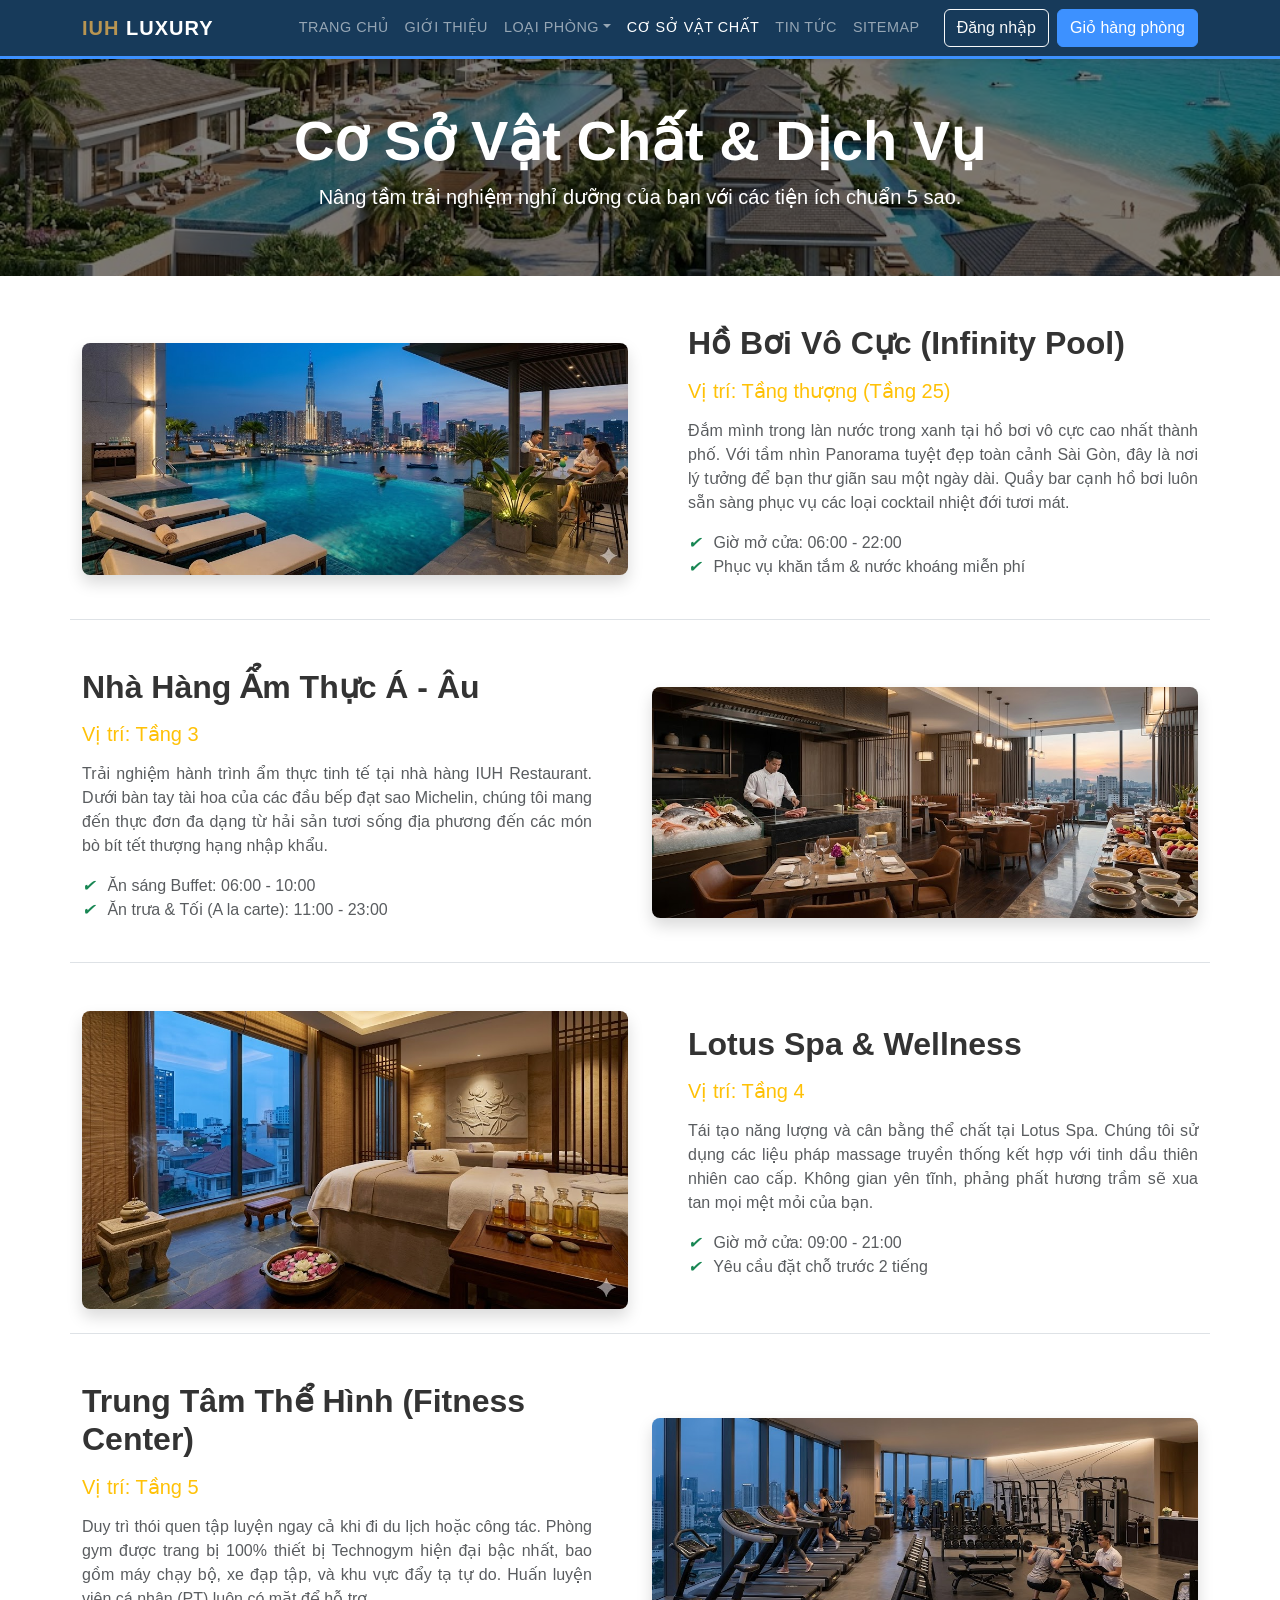
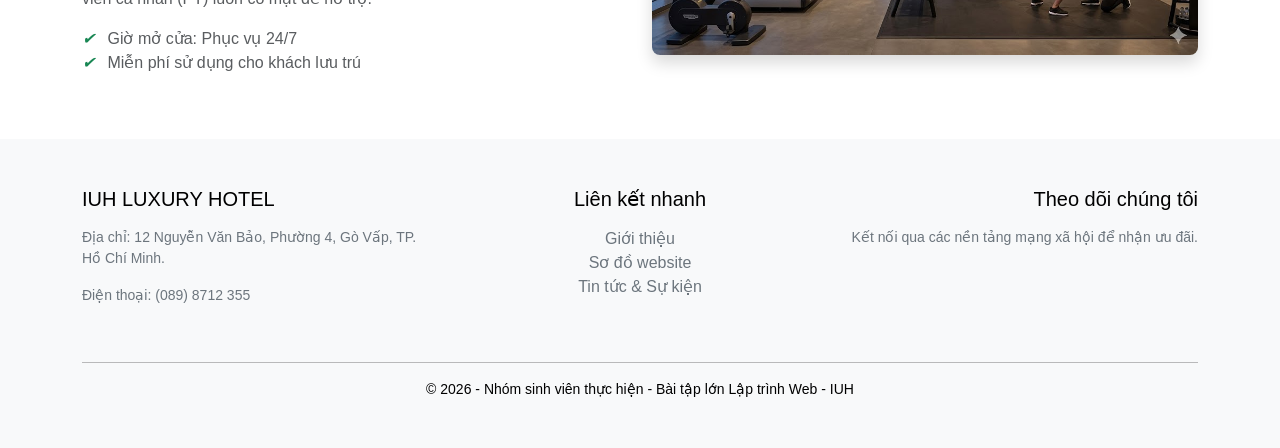
<file: html/co-so-vat-chat.html>
<!DOCTYPE html>
<html lang="vi">

<head>
    <meta charset="UTF-8">
    <meta name="viewport" content="width=device-width, initial-scale=1.0">
    <meta name="description" content="Khám phá các dịch vụ và cơ sở vật chất đẳng cấp tại IUH Luxury Hotel">
    <title>Cơ sở vật chất | Khách sạn IUH Luxury</title>

    <link rel="stylesheet" href="../css/bootstrap.min.css">
    <link rel="stylesheet" href="../css/style.css">

    <style>
        .facility-img {
            transition: transform 0.3s ease;
            border-radius: 8px;
        }

        .facility-img:hover {
            transform: scale(1.02);
        }
    </style>

</head>

<body class="bg-light">

    <nav class="navbar navbar-expand navbar-dark sticky-top shadow-sm" style="background-color: #45b2ff;">
        <div class="container">
            <a class="navbar-brand fw-bold" href="index.html"><span style="color: #b89552;">IUH</span> LUXURY</a>
            <button class="navbar-toggler" type="button" data-bs-toggle="collapse" data-bs-target="#mainMenu">
                <span class="navbar-toggler-icon"></span>
            </button>
            <div class="collapse navbar-collapse" id="mainMenu">
                <ul class="navbar-nav ms-auto">
                    <li class="nav-item"><a class="nav-link" href="index.html">Trang chủ</a></li>
                    <li class="nav-item"><a class="nav-link" href="gioi-thieu.html">Giới thiệu</a></li>
                    <li class="nav-item dropdown">
                        <a class="nav-link dropdown-toggle" href="#" id="roomDropdown" data-bs-toggle="dropdown">Loại
                            phòng</a>
                        <ul class="dropdown-menu">
                            <li><a class="dropdown-item" href="danh-sach-phong.html">Tất cả phòng</a></li>
                            <li>
                                <hr class="dropdown-divider">
                            </li>
                            <li><a class="dropdown-item" href="chi-tiet-phong-standard.html">Phòng Standard</a></li>
                            <li><a class="dropdown-item" href="chi-tiet-phong-deluxe.html">Phòng Deluxe</a></li>
                            <li><a class="dropdown-item" href="chi-tiet-phong-superior.html">Phòng Superior</a></li>
                            <li><a class="dropdown-item" href="chi-tiet-phong-suite.html">Phòng Suite</a></li>
                        </ul>
                    </li>
                    <li class="nav-item"><a class="nav-link active" href="co-so-vat-chat.html">Cơ sở vật chất</a></li>
                    <li class="nav-item"><a class="nav-link" href="tin-tuc.html">Tin tức</a></li>
                    <li class="nav-item"><a class="nav-link" href="sitemap.html">Sitemap</a></li>
                    <li class="nav-item ms-lg-3">
                        <a class="btn btn-outline-light" href="dang-nhap.html">Đăng nhập</a>
                    </li>
                    <li class="nav-item ms-lg-2">
                        <a class="btn btn-primary" href="dat-phong.html">Giỏ hàng phòng</a>
                    </li>
                </ul>
            </div>
        </div>
    </nav>

    <header class="bg-dark text-white text-center py-5"
        style="background: linear-gradient(rgba(0,0,0,0.5), rgba(0,0,0,0.5)), url('../images/hero-bg.jpg') center/cover;">
        <div class="container">
            <h1 class="display-4 fw-bold">Cơ Sở Vật Chất & Dịch Vụ</h1>
            <p class="lead">Nâng tầm trải nghiệm nghỉ dưỡng của bạn với các tiện ích chuẩn 5 sao.</p>
        </div>
    </header>

    <section class="py-5 bg-white">
        <div class="container">

            <div class="row align-items-center mb-5 pb-4 border-bottom">
                <div class="col-md-6 mb-4 mb-md-0">
                    <img src="../images/pool.jpg" alt="Hồ bơi vô cực" class="img-fluid facility-img shadow">
                </div>
                <div class="col-md-6 ps-md-5">
                    <h2 class="fw-bold mb-3">Hồ Bơi Vô Cực (Infinity Pool)</h2>
                    <h5 class="text-warning mb-3">Vị trí: Tầng thượng (Tầng 25)</h5>
                    <p class="text-muted text-justify">Đắm mình trong làn nước trong xanh tại hồ bơi vô cực cao nhất
                        thành phố. Với tầm nhìn Panorama tuyệt đẹp toàn cảnh Sài Gòn, đây là nơi lý tưởng để bạn thư
                        giãn sau một ngày dài. Quầy bar cạnh hồ bơi luôn sẵn sàng phục vụ các loại cocktail nhiệt đới
                        tươi mát.</p>
                    <ul class="list-unstyled text-muted mt-3">
                        <li><i class="text-success me-2">✔</i> Giờ mở cửa: 06:00 - 22:00</li>
                        <li><i class="text-success me-2">✔</i> Phục vụ khăn tắm & nước khoáng miễn phí</li>
                    </ul>
                </div>
            </div>

            <div class="row align-items-center mb-5 pb-4 border-bottom">
                <div class="col-md-6 pe-md-5 order-2 order-md-1">
                    <h2 class="fw-bold mb-3">Nhà Hàng Ẩm Thực Á - Âu</h2>
                    <h5 class="text-warning mb-3">Vị trí: Tầng 3</h5>
                    <p class="text-muted text-justify">Trải nghiệm hành trình ẩm thực tinh tế tại nhà hàng IUH
                        Restaurant. Dưới bàn tay tài hoa của các đầu bếp đạt sao Michelin, chúng tôi mang đến thực đơn
                        đa dạng từ hải sản tươi sống địa phương đến các món bò bít tết thượng hạng nhập khẩu.</p>
                    <ul class="list-unstyled text-muted mt-3">
                        <li><i class="text-success me-2">✔</i> Ăn sáng Buffet: 06:00 - 10:00</li>
                        <li><i class="text-success me-2">✔</i> Ăn trưa & Tối (A la carte): 11:00 - 23:00</li>
                    </ul>
                </div>
                <div class="col-md-6 mb-4 mb-md-0 order-1 order-md-2">
                    <img src="../images/restaurant.jpg" alt="Nhà hàng" class="img-fluid facility-img shadow">
                </div>
            </div>

            <div class="row align-items-center mb-5 pb-4 border-bottom">
                <div class="col-md-6 mb-4 mb-md-0">
                    <img src="../images/spa.jpg" alt="Spa và Massage" class="img-fluid facility-img shadow">
                </div>
                <div class="col-md-6 ps-md-5">
                    <h2 class="fw-bold mb-3">Lotus Spa & Wellness</h2>
                    <h5 class="text-warning mb-3">Vị trí: Tầng 4</h5>
                    <p class="text-muted text-justify">Tái tạo năng lượng và cân bằng thể chất tại Lotus Spa. Chúng tôi
                        sử dụng các liệu pháp massage truyền thống kết hợp với tinh dầu thiên nhiên cao cấp. Không gian
                        yên tĩnh, phảng phất hương trầm sẽ xua tan mọi mệt mỏi của bạn.</p>
                    <ul class="list-unstyled text-muted mt-3">
                        <li><i class="text-success me-2">✔</i> Giờ mở cửa: 09:00 - 21:00</li>
                        <li><i class="text-success me-2">✔</i> Yêu cầu đặt chỗ trước 2 tiếng</li>
                    </ul>
                </div>
            </div>

            <div class="row align-items-center">
                <div class="col-md-6 pe-md-5 order-2 order-md-1">
                    <h2 class="fw-bold mb-3">Trung Tâm Thể Hình (Fitness Center)</h2>
                    <h5 class="text-warning mb-3">Vị trí: Tầng 5</h5>
                    <p class="text-muted text-justify">Duy trì thói quen tập luyện ngay cả khi đi du lịch hoặc công tác.
                        Phòng gym được trang bị 100% thiết bị Technogym hiện đại bậc nhất, bao gồm máy chạy bộ, xe đạp
                        tập, và khu vực đẩy tạ tự do. Huấn luyện viên cá nhân (PT) luôn có mặt để hỗ trợ.</p>
                    <ul class="list-unstyled text-muted mt-3">
                        <li><i class="text-success me-2">✔</i> Giờ mở cửa: Phục vụ 24/7</li>
                        <li><i class="text-success me-2">✔</i> Miễn phí sử dụng cho khách lưu trú</li>
                    </ul>
                </div>
                <div class="col-md-6 mb-4 mb-md-0 order-1 order-md-2">
                    <img src="../images/gym.jpg" alt="Phòng tập Gym" class="img-fluid facility-img shadow">
                </div>
            </div>

        </div>
    </section>

    <footer class="text-black py-5">
        <div class="container">
            <div class="row">
                <div class="col-md-4 mb-4">
                    <h5 class="text-black mb-3">IUH LUXURY HOTEL</h5>
                    <p class="small text-secondary">Địa chỉ: 12 Nguyễn Văn Bảo, Phường 4, Gò Vấp, TP. Hồ Chí Minh.</p>
                    <p class="small text-secondary">Điện thoại: (089) 8712 355</p>
                </div>
                <div class="col-md-4 mb-4 text-center">
                    <h5 class="mb-3">Liên kết nhanh</h5>
                    <ul class="list-unstyled">
                        <li><a href="gioi-thieu.html" class="text-secondary text-decoration-none">Giới thiệu</a></li>
                        <li><a href="sitemap.html" class="text-secondary text-decoration-none">Sơ đồ website</a></li>
                        <li><a href="tin-tuc.html" class="text-secondary text-decoration-none">Tin tức & Sự kiện</a>
                        </li>
                    </ul>
                </div>
                <div class="col-md-4 mb-4 text-end">
                    <h5 class="mb-3">Theo dõi chúng tôi</h5>
                    <p class="small text-secondary">Kết nối qua các nền tảng mạng xã hội để nhận ưu đãi.</p>
                </div>
            </div>
            <hr class="bg-secondary">
            <div class="text-center mt-3">
                <p class="small mb-0">&copy; 2026 - Nhóm sinh viên thực hiện - Bài tập lớn Lập trình Web - IUH</p>
            </div>
        </div>
    </footer>

    <script src="../js/jquery.min.js"></script>
    <script src="../js/bootstrap.bundle.min.js"></script>
    <script src="../js/main.js"></script>
</body>

</html>
</file>
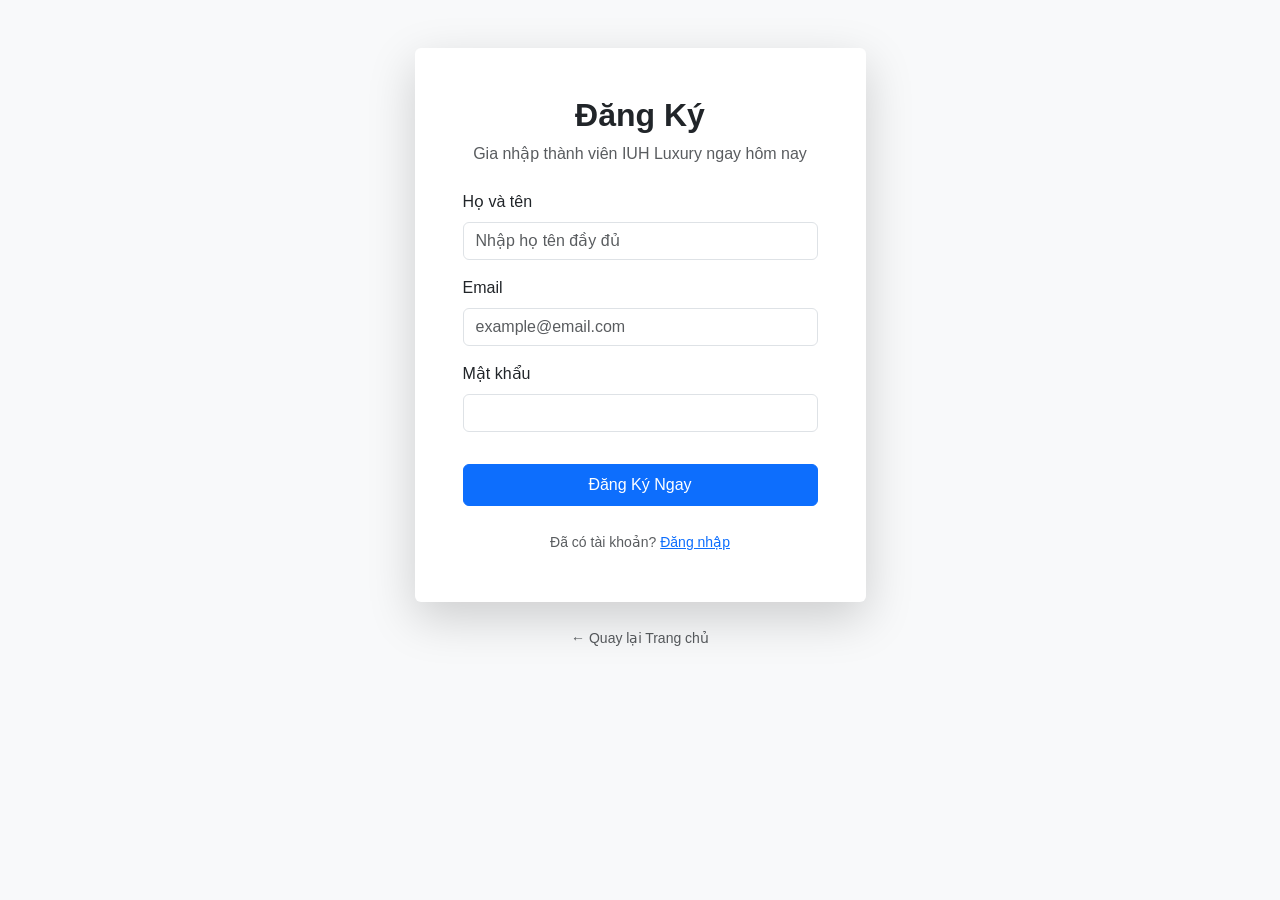
<file: html/dang-ky.html>
<!DOCTYPE html>
<html lang="vi">
<head>
    <meta charset="UTF-8">
    <title>Đăng ký thành viên | Khách sạn IUH Luxury</title>
    <link rel="stylesheet" href="../css/bootstrap.min.css">
    <link rel="stylesheet" href="../css/style.css">
</head>
<body class="bg-light">

    <div class="container py-5">
        <div class="row justify-content-center">
            <div class="col-md-5">
                <div class="card border-0 shadow-lg">
                    <div class="card-body p-5">
                        <div class="text-center mb-4">
                            <h2 class="fw-bold">Đăng Ký</h2>
                            <p class="text-muted">Gia nhập thành viên IUH Luxury ngay hôm nay</p>
                        </div>

                        <form id="formRegister">
                            <div class="mb-3">
                                <label class="form-label">Họ và tên</label>
                                <input type="text" id="regFullName" class="form-control" placeholder="Nhập họ tên đầy đủ" required>
                                <div class="invalid-feedback" id="errName">Tên không được để trống và phải trên 2 ký tự.</div>
                            </div>
                            <div class="mb-3">
                                <label class="form-label">Email</label>
                                <input type="email" id="regEmail" class="form-control" placeholder="example@email.com" required>
                                <div class="invalid-feedback" id="errEmail">Email không đúng định dạng.</div>
                            </div>
                            <div class="mb-3">
                                <label class="form-label">Mật khẩu</label>
                                <input type="password" id="regPass" class="form-control" required>
                                <div class="invalid-feedback" id="errPass">Mật khẩu phải từ 6 ký tự trở lên.</div>
                            </div>
                            <button type="submit" class="btn btn-primary w-100 py-2 mt-3">Đăng Ký Ngay</button>
                        </form>

                        <div class="text-center mt-4">
                            <span class="text-muted small">Đã có tài khoản? <a href="dang-nhap.html">Đăng nhập</a></span>
                        </div>
                    </div>
                </div>
                <div class="text-center mt-4">
                    <a href="index.html" class="text-decoration-none text-muted small">← Quay lại Trang chủ</a>
                </div>
            </div>
        </div>
    </div>

    <script src="../js/jquery.min.js"></script>
    <script>
        $(document).ready(function() {
            $('#formRegister').on('submit', function(e) {
                e.preventDefault();
                let isValid = true;
                
                // Reset errors
                $('.form-control').removeClass('is-invalid');

                // Validate Tên
                if ($('#regFullName').val().length < 2) {
                    $('#regFullName').addClass('is-invalid');
                    isValid = false;
                }

                // Validate Email bằng Regex
                let emailPattern = /^[^\s@]+@[^\s@]+\.[^\s@]+$/;
                if (!emailPattern.test($('#regEmail').val())) {
                    $('#regEmail').addClass('is-invalid');
                    isValid = false;
                }

                // Validate Pass
                if ($('#regPass').val().length < 6) {
                    $('#regPass').addClass('is-invalid');
                    isValid = false;
                }

                if (isValid) {
                    // Lưu thông tin vào LocalStorage để trang Đăng nhập có thể dùng
                    let user = {
                        name: $('#regFullName').val(),
                        email: $('#regEmail').val(),
                        pass: $('#regPass').val()
                    };
                    localStorage.setItem('registeredUser', JSON.stringify(user));
                    
                    alert('Đăng ký thành công! Bạn sẽ được chuyển đến trang Đăng nhập.');
                    window.location.href = 'dang-nhap.html';
                }
            });
        });
    </script>
</body>
</html>
</file>
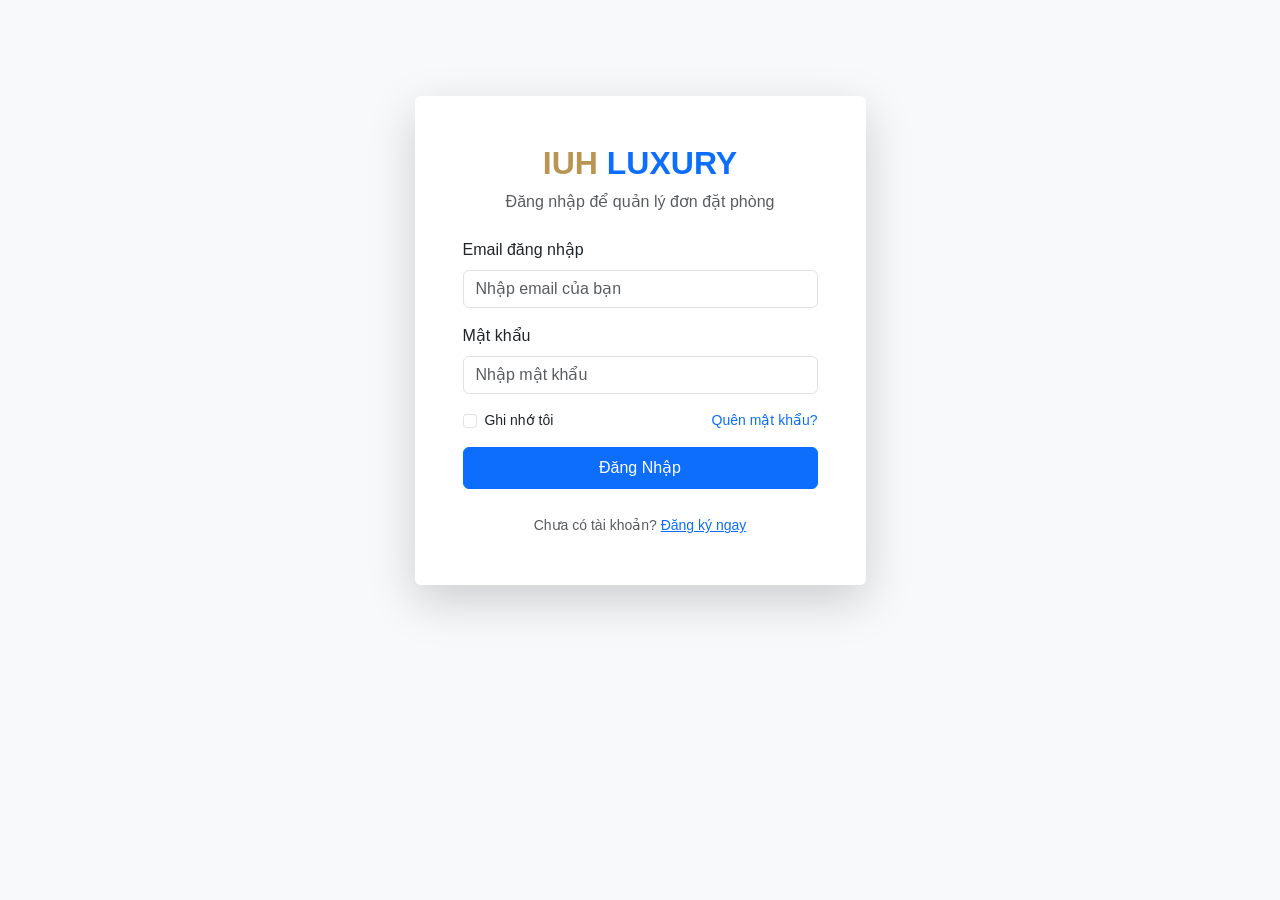
<file: html/dang-nhap.html>
<!DOCTYPE html>
<html lang="vi">
<head>
    <meta charset="UTF-8">
    <meta name="viewport" content="width=device-width, initial-scale=1.0">
    <title>Đăng nhập | Khách sạn IUH Luxury</title>
    <link rel="stylesheet" href="../css/bootstrap.min.css">
    <link rel="stylesheet" href="../css/style.css">
</head>
<body class="bg-light">

    <div class="container py-5">
        <div class="row justify-content-center mt-5">
            <div class="col-md-5">
                <div class="card border-0 shadow-lg">
                    <div class="card-body p-5">
                        <div class="text-center mb-4">
                            <a href="index.html" class="text-decoration-none">
                                <h2 class="fw-bold"><span style="color: #b89552;">IUH</span> LUXURY</h2>
                            </a>
                            <p class="text-muted mt-2">Đăng nhập để quản lý đơn đặt phòng</p>
                        </div>

                        <form id="formLogin">
                            <div class="mb-3">
                                <label class="form-label">Email đăng nhập</label>
                                <input type="email" id="loginEmail" class="form-control" placeholder="Nhập email của bạn" required>
                            </div>
                            <div class="mb-3">
                                <label class="form-label">Mật khẩu</label>
                                <input type="password" id="loginPass" class="form-control" placeholder="Nhập mật khẩu" required>
                            </div>
                            <div class="d-flex justify-content-between mb-3 small">
                                <label class="form-check-label">
                                    <input type="checkbox" class="form-check-input me-1"> Ghi nhớ tôi
                                </label>
                                <a href="#" class="text-decoration-none">Quên mật khẩu?</a>
                            </div>
                            <button type="submit" class="btn btn-primary w-100 py-2">Đăng Nhập</button>
                        </form>

                        <div id="loginError" class="alert alert-danger mt-3 d-none text-center small">
                            Email hoặc mật khẩu không chính xác!
                        </div>

                        <div class="text-center mt-4">
                            <span class="text-muted small">Chưa có tài khoản? <a href="dang-ky.html">Đăng ký ngay</a></span>
                        </div>
                    </div>
                </div>
            </div>
        </div>
    </div>


    <script src="../js/jquery.min.js"></script>
    <script>
        // $(document).ready(function() {
        //     $('#formLogin').on('submit', function(e) {
        //         e.preventDefault(); // Chặn load lại trang
                
        //         let inputEmail = $('#loginEmail').val();
        //         let inputPass = $('#loginPass').val();
                
        //         // Lấy dữ liệu từ LocalStorage (đã lưu ở file dang-ky.html)
        //         let storedUser = JSON.parse(localStorage.getItem('registeredUser'));

        //         if (storedUser && inputEmail === storedUser.email && inputPass === storedUser.pass) {
        //             $('#loginError').addClass('d-none');
        //             alert('Đăng nhập thành công! Chào mừng ' + storedUser.name);
        //             // Chuyển hướng về trang chủ
        //             window.location.href = 'index.html';
        //         } else {
        //             // Hiển thị lỗi
        //             $('#loginError').removeClass('d-none');
        //         }
        //     });
        // });
        $(document).ready(function() {
    $('#formLogin').on('submit', function(e) {
        e.preventDefault(); 
        
        let inputEmail = $('#loginEmail').val();
        let inputPass = $('#loginPass').val();
        
        let storedUser = JSON.parse(localStorage.getItem('registeredUser'));

        if (storedUser && inputEmail === storedUser.email && inputPass === storedUser.pass) {
            $('#loginError').addClass('d-none');
            
            // --- NEW: Lưu trạng thái "Đã đăng nhập" vào LocalStorage ---
            localStorage.setItem('currentUser', JSON.stringify(storedUser));
            
            alert('Đăng nhập thành công! Chào mừng ' + storedUser.name);
            window.location.href = 'index.html'; // Chuyển về trang chủ
        } else {
            $('#loginError').removeClass('d-none');
        }
    });
});
    </script>
</body>
</html>
</file>
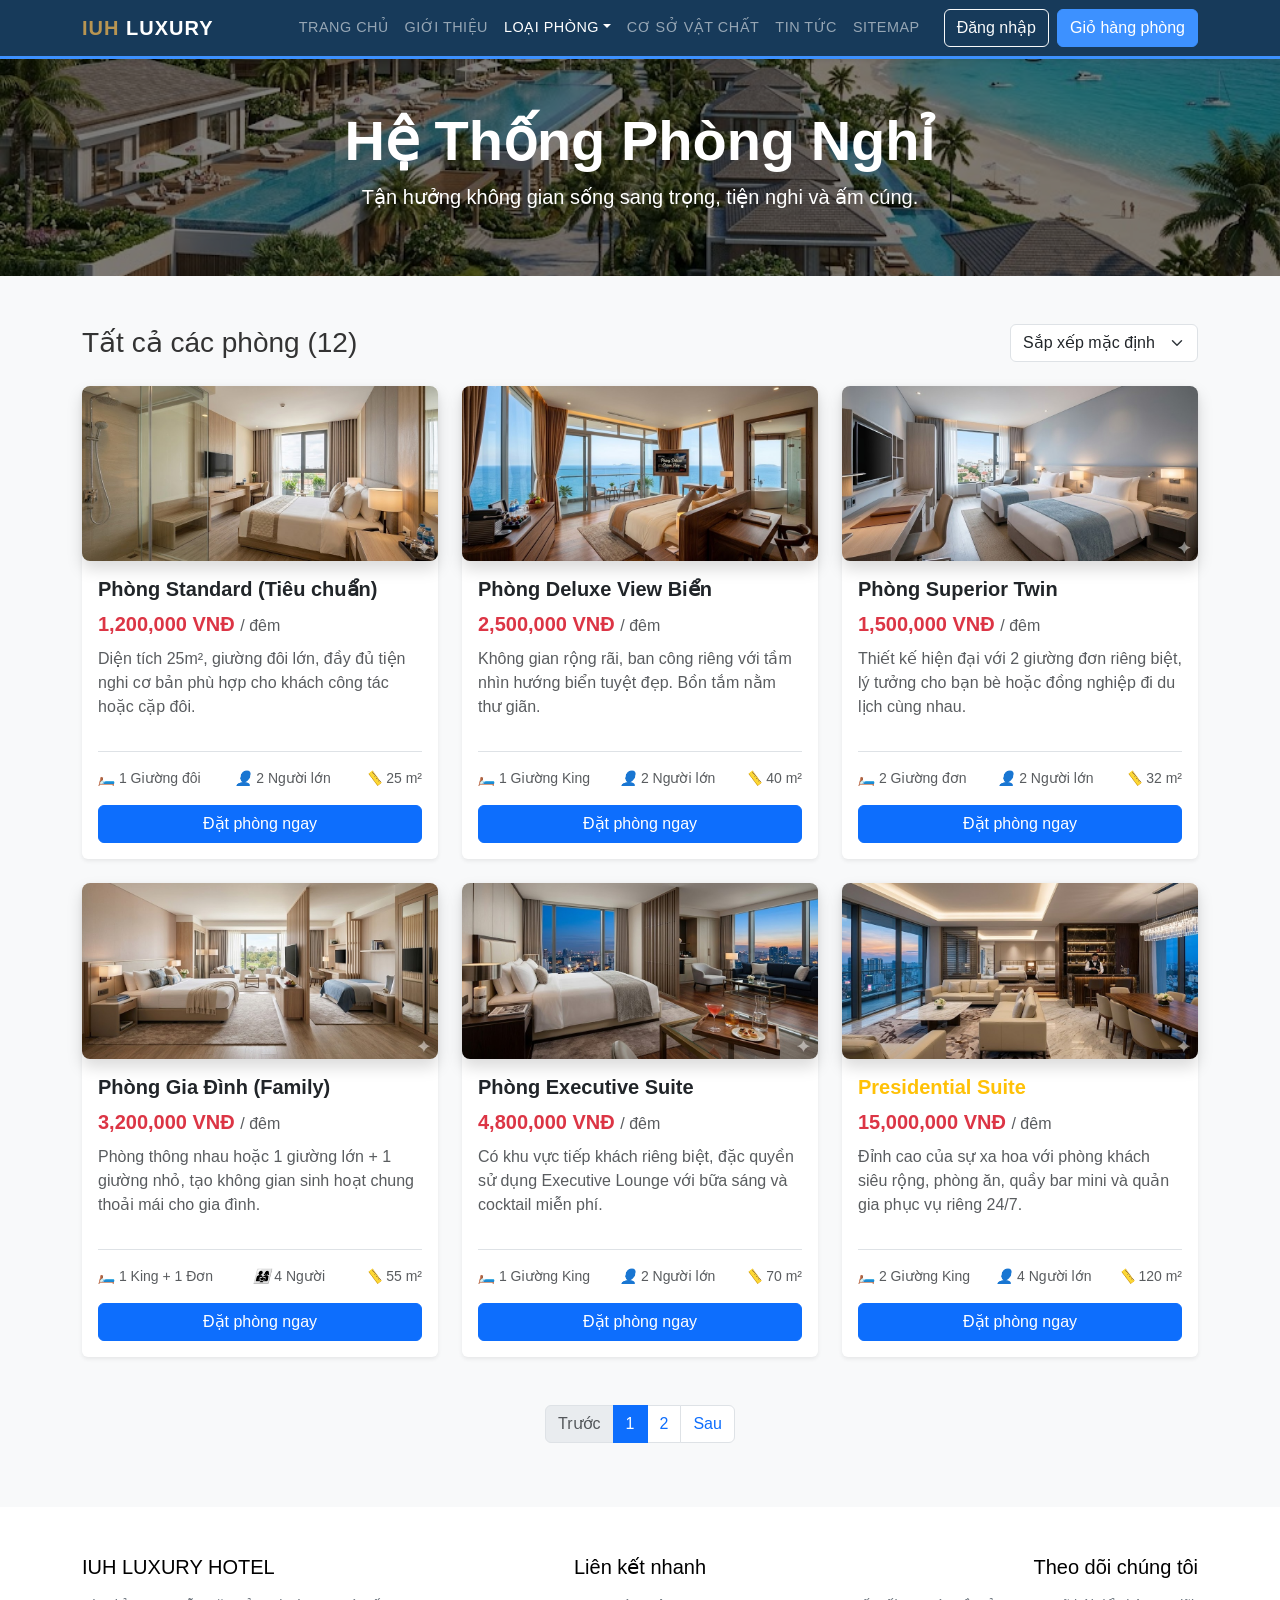
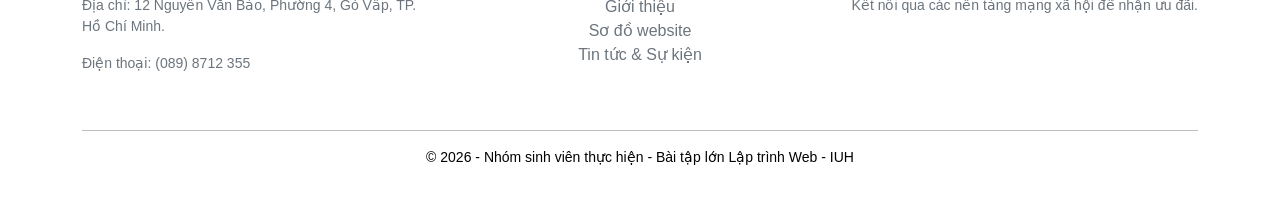
<file: html/danh-sach-phong.html>
<!DOCTYPE html>
<html lang="vi">

<head>
    <meta charset="UTF-8">
    <meta name="viewport" content="width=device-width, initial-scale=1.0">
    <meta name="description" content="Danh sách các loại phòng và bảng giá tại IUH Luxury Hotel">
    <title>Danh sách phòng | Khách sạn IUH Luxury</title>

    <link rel="stylesheet" href="../css/bootstrap.min.css">
    <link rel="stylesheet" href="../css/style.css">

    <style>
        .facility-img {
            transition: transform 0.3s ease;
            border-radius: 8px;
        }

        .facility-img:hover {
            transform: scale(1.02);
        }
    </style>

</head>

<body>

    <nav class="navbar navbar-expand navbar-dark sticky-top shadow-sm" style="background-color: #45b2ff;">

        <div class="container">
            <a class="navbar-brand fw-bold" href="index.html">
                <span style="color: #b89552;">IUH</span> LUXURY
            </a>
            <button class="navbar-toggler" type="button" data-bs-toggle="collapse" data-bs-target="#mainMenu">
                <span class="navbar-toggler-icon"></span>
            </button>
            <div class="collapse navbar-collapse" id="mainMenu">
                <ul class="navbar-nav ms-auto">
                    <li class="nav-item"><a class="nav-link" href="index.html">Trang chủ</a></li>
                    <li class="nav-item"><a class="nav-link" href="gioi-thieu.html">Giới thiệu</a></li>
                    <li class="nav-item dropdown">
                        <a class="nav-link dropdown-toggle active" href="#" id="roomDropdown"
                            data-bs-toggle="dropdown">Loại phòng</a>
                        <ul class="dropdown-menu">
                            <li><a class="dropdown-item active" href="danh-sach-phong.html">Tất cả phòng</a></li>
                            <li>
                                <hr class="dropdown-divider">
                            </li>
                            <li><a class="dropdown-item" href="chi-tiet-phong-standard.html">Phòng Standard</a></li>
                            <li><a class="dropdown-item" href="chi-tiet-phong-deluxe.html">Phòng Deluxe</a></li>
                            <li><a class="dropdown-item" href="chi-tiet-phong-superior.html">Phòng Superior</a></li>
                            <li><a class="dropdown-item" href="chi-tiet-phong-suite.html">Phòng Suite</a></li>
                        </ul>
                    </li>
                    <li class="nav-item"><a class="nav-link" href="co-so-vat-chat.html">Cơ sở vật chất</a></li>
                    <li class="nav-item"><a class="nav-link" href="tin-tuc.html">Tin tức</a></li>
                    <li class="nav-item"><a class="nav-link" href="sitemap.html">Sitemap</a></li>
                    <li class="nav-item ms-lg-3">
                        <a class="btn btn-outline-light" href="dang-nhap.html">Đăng nhập</a>
                    </li>
                    <li class="nav-item ms-lg-2">
                        <a class="btn btn-primary" href="dat-phong.html">Giỏ hàng phòng</a>
                    </li>
                </ul>
            </div>
        </div>
    </nav>

    <header class="bg-dark text-white text-center py-5"
        style="background: linear-gradient(rgba(0,0,0,0.5), rgba(0,0,0,0.5)), url('../images/hero-bg.jpg') center/cover;">
        <div class="container">
            <h1 class="display-4 fw-bold">Hệ Thống Phòng Nghỉ</h1>
            <p class="lead">Tận hưởng không gian sống sang trọng, tiện nghi và ấm cúng.</p>
        </div>
    </header>

    <section class="py-5 bg-light">
        <div class="container">
            <div class="d-flex justify-content-between align-items-center mb-4">
                <h3 class="mb-0">Tất cả các phòng (12)</h3>
                <select id="sortRooms" class="form-select w-auto" onchange="sortRoomsByPrice()">
                    <option value="0">Sắp xếp mặc định</option>
                    <option value="1">Giá: Thấp đến Cao</option>
                    <option value="2">Giá: Cao đến Thấp</option>
                </select>
            </div>


            <!-- 6 phòng đầu -->
            <div id="page-1" class="row g-4 room-page">

                <div class="col-lg-4 col-md-6">
                    <div class="card h-100 border-0 shadow-sm">
                        <img src="../images/room-standard.jpg" class="card-img-top img-fluid facility-img shadow" alt="Phòng Standard">
                        <div class="card-body d-flex flex-column">
                            <h5 class="card-title fw-bold">Phòng Standard (Tiêu chuẩn)</h5>
                            <p class="text-danger fw-bold fs-5 mb-2">1,200,000 VNĐ <span
                                    class="text-muted fs-6 fw-normal">/ đêm</span></p>
                            <p class="card-text text-muted flex-grow-1">Diện tích 25m², giường đôi lớn, đầy đủ tiện nghi
                                cơ bản phù hợp cho khách công tác hoặc cặp đôi.</p>
                            <div class="d-flex justify-content-between border-top pt-3 mt-3 text-muted small">
                                <span><i class="text-warning">🛏️</i> 1 Giường đôi</span>
                                <span><i class="text-warning">👤</i> 2 Người lớn</span>
                                <span><i class="text-warning">📏</i> 25 m²</span>
                            </div>
                            <button onclick="datPhongNgay('Phòng Standard (Tiêu chuẩn)', 1200000)"
                                class="btn btn-primary mt-3 w-100">Đặt phòng ngay</button>
                        </div>
                    </div>
                </div>

                <div class="col-lg-4 col-md-6">
                    <div class="card h-100 border-0 shadow-sm">
                        <img src="../images/room-deluxe.jpg" class="card-img-top img-fluid facility-img shadow" alt="Phòng Deluxe">
                        <div class="card-body d-flex flex-column">
                            <h5 class="card-title fw-bold">Phòng Deluxe View Biển</h5>
                            <p class="text-danger fw-bold fs-5 mb-2">2,500,000 VNĐ <span
                                    class="text-muted fs-6 fw-normal">/ đêm</span></p>
                            <p class="card-text text-muted flex-grow-1">Không gian rộng rãi, ban công riêng với tầm nhìn
                                hướng biển tuyệt đẹp. Bồn tắm nằm thư giãn.</p>
                            <div class="d-flex justify-content-between border-top pt-3 mt-3 text-muted small">
                                <span><i class="text-warning">🛏️</i> 1 Giường King</span>
                                <span><i class="text-warning">👤</i> 2 Người lớn</span>
                                <span><i class="text-warning">📏</i> 40 m²</span>
                            </div>
                            <button onclick="datPhongNgay('Phòng Deluxe View Biển', 2500000)"
                                class="btn btn-primary mt-3 w-100">Đặt phòng ngay</button>
                        </div>
                    </div>
                </div>

                <div class="col-lg-4 col-md-6">
                    <div class="card h-100 border-0 shadow-sm">
                        <img src="../images/room-twin.jpg" class="card-img-top img-fluid facility-img shadow" alt="Phòng Superior Twin">
                        <div class="card-body d-flex flex-column">
                            <h5 class="card-title fw-bold">Phòng Superior Twin</h5>
                            <p class="text-danger fw-bold fs-5 mb-2">1,500,000 VNĐ <span
                                    class="text-muted fs-6 fw-normal">/ đêm</span></p>
                            <p class="card-text text-muted flex-grow-1">Thiết kế hiện đại với 2 giường đơn riêng biệt,
                                lý tưởng cho bạn bè hoặc đồng nghiệp đi du lịch cùng nhau.</p>
                            <div class="d-flex justify-content-between border-top pt-3 mt-3 text-muted small">
                                <span><i class="text-warning">🛏️</i> 2 Giường đơn</span>
                                <span><i class="text-warning">👤</i> 2 Người lớn</span>
                                <span><i class="text-warning">📏</i> 32 m²</span>
                            </div>
                            <button onclick="datPhongNgay('Phòng Superior Twin', 1500000)"
                                class="btn btn-primary mt-3 w-100">Đặt phòng ngay</button>
                        </div>
                    </div>
                </div>

                <div class="col-lg-4 col-md-6">
                    <div class="card h-100 border-0 shadow-sm">
                        <img src="../images/room-family.jpg" class="card-img-top img-fluid facility-img shadow" alt="Phòng Family">
                        <div class="card-body d-flex flex-column">
                            <h5 class="card-title fw-bold">Phòng Gia Đình (Family)</h5>
                            <p class="text-danger fw-bold fs-5 mb-2">3,200,000 VNĐ <span
                                    class="text-muted fs-6 fw-normal">/ đêm</span></p>
                            <p class="card-text text-muted flex-grow-1">Phòng thông nhau hoặc 1 giường lớn + 1 giường
                                nhỏ, tạo không gian sinh hoạt chung thoải mái cho gia đình.</p>
                            <div class="d-flex justify-content-between border-top pt-3 mt-3 text-muted small">
                                <span><i class="text-warning">🛏️</i> 1 King + 1 Đơn</span>
                                <span><i class="text-warning">👨‍👩‍👧</i> 4 Người</span>
                                <span><i class="text-warning">📏</i> 55 m²</span>
                            </div>
                            <button onclick="datPhongNgay('Phòng Gia Đình (Family)', 3200000)"
                                class="btn btn-primary mt-3 w-100">Đặt phòng ngay</button>
                        </div>
                    </div>
                </div>

                <div class="col-lg-4 col-md-6">
                    <div class="card h-100 border-0 shadow-sm">
                        <img src="../images/room-exec.jpg" class="card-img-top img-fluid facility-img shadow" alt="Phòng Executive">
                        <div class="card-body d-flex flex-column">
                            <h5 class="card-title fw-bold">Phòng Executive Suite</h5>
                            <p class="text-danger fw-bold fs-5 mb-2">4,800,000 VNĐ <span
                                    class="text-muted fs-6 fw-normal">/ đêm</span></p>
                            <p class="card-text text-muted flex-grow-1">Có khu vực tiếp khách riêng biệt, đặc quyền sử
                                dụng Executive Lounge với bữa sáng và cocktail miễn phí.</p>
                            <div class="d-flex justify-content-between border-top pt-3 mt-3 text-muted small">
                                <span><i class="text-warning">🛏️</i> 1 Giường King</span>
                                <span><i class="text-warning">👤</i> 2 Người lớn</span>
                                <span><i class="text-warning">📏</i> 70 m²</span>
                            </div>
                            <button onclick="datPhongNgay('Phòng Executive Suite', 4800000)"
                                class="btn btn-primary mt-3 w-100">Đặt phòng ngay</button>
                        </div>
                    </div>
                </div>

                <div class="col-lg-4 col-md-6">
                    <div class="card h-100 border-0 shadow-sm">
                        <img src="../images/room-president.jpg" class="card-img-top img-fluid facility-img shadow" alt="Presidential Suite">
                        <div class="card-body d-flex flex-column">
                            <h5 class="card-title fw-bold text-warning">Presidential Suite</h5>
                            <p class="text-danger fw-bold fs-5 mb-2">15,000,000 VNĐ <span
                                    class="text-muted fs-6 fw-normal">/ đêm</span></p>
                            <p class="card-text text-muted flex-grow-1">Đỉnh cao của sự xa hoa với phòng khách siêu
                                rộng, phòng ăn, quầy bar mini và quản gia phục vụ riêng 24/7.</p>
                            <div class="d-flex justify-content-between border-top pt-3 mt-3 text-muted small">
                                <span><i class="text-warning">🛏️</i> 2 Giường King</span>
                                <span><i class="text-warning">👤</i> 4 Người lớn</span>
                                <span><i class="text-warning">📏</i> 120 m²</span>
                            </div>
                            <button onclick="datPhongNgay('Presidential Suite', 15000000)"
                                class="btn btn-primary mt-3 w-100">Đặt phòng ngay</button>
                        </div>
                    </div>
                </div>
            </div>


            <!-- 6 phòng tiếp theo -->
            <div id="page-2" class="row g-4 room-page" style="display: none;">

                <div class="col-lg-4 col-md-6">
                    <div class="card h-100 border-0 shadow-sm">
                        <img src="../images/room-premier.jpg" class="card-img-top img-fluid facility-img shadow" alt="Phòng Premier City View">
                        <div class="card-body d-flex flex-column">
                            <h5 class="card-title fw-bold">Phòng Premier City View</h5>
                            <p class="text-danger fw-bold fs-5 mb-2">1,800,000 VNĐ <span
                                    class="text-muted fs-6 fw-normal">/ đêm</span></p>
                            <p class="card-text text-muted flex-grow-1">Nằm ở các tầng cao với cửa sổ kính chạm trần,
                                mang đến tầm nhìn toàn cảnh thành phố nhộn nhịp về đêm cực kỳ lãng mạn.</p>
                            <div class="d-flex justify-content-between border-top pt-3 mt-3 text-muted small">
                                <span><i class="text-warning">🛏️</i> 1 Giường King</span>
                                <span><i class="text-warning">👤</i> 2 Người lớn</span>
                                <span><i class="text-warning">📏</i> 35 m²</span>
                            </div>
                            <button onclick="datPhongNgay('Phòng Premier City View', 18000000)"
                                class="btn btn-primary mt-3 w-100">Đặt phòng ngay</button>
                        </div>
                    </div>
                </div>

                <div class="col-lg-4 col-md-6">
                    <div class="card h-100 border-0 shadow-sm">
                        <img src="../images/room-studio.jpg" class="card-img-top img-fluid facility-img shadow" alt="Studio Khách sạn">
                        <div class="card-body d-flex flex-column">
                            <h5 class="card-title fw-bold">Căn Hộ Studio</h5>
                            <p class="text-danger fw-bold fs-5 mb-2">2,200,000 VNĐ <span
                                    class="text-muted fs-6 fw-normal">/ đêm</span></p>
                            <p class="card-text text-muted flex-grow-1">Tích hợp đầy đủ bếp nhỏ, máy giặt và khu vực
                                tiếp khách. Lựa chọn hoàn hảo cho những chuyến công tác dài ngày mang lại cảm giác như ở
                                nhà.</p>
                            <div class="d-flex justify-content-between border-top pt-3 mt-3 text-muted small">
                                <span><i class="text-warning">🍳</i> Bếp riêng</span>
                                <span><i class="text-warning">👤</i> 2 Người lớn</span>
                                <span><i class="text-warning">📏</i> 45 m²</span>
                            </div>
                            <button onclick="datPhongNgay('Căn Hộ Studio', 2200000)"
                                class="btn btn-primary mt-3 w-100 ">Đặt phòng ngay</button>
                        </div>
                    </div>
                </div>

                <div class="col-lg-4 col-md-6">
                    <div class="card h-100 border-0 shadow-sm">
                        <img src="../images/room-bungalow.jpg" class="card-img-top img-fluid facility-img shadow" alt="Bungalow Hướng Vườn">
                        <div class="card-body d-flex flex-column">
                            <h5 class="card-title fw-bold">Bungalow Hướng Vườn</h5>
                            <p class="text-danger fw-bold fs-5 mb-2">2,800,000 VNĐ <span
                                    class="text-muted fs-6 fw-normal">/ đêm</span></p>
                            <p class="card-text text-muted flex-grow-1">Nằm tách biệt trong khuôn viên vườn nhiệt đới
                                xanh mát. Thiết kế đậm chất mộc mạc với nội thất tre nứa nhưng vẫn đầy đủ tiện nghi 5
                                sao.</p>
                            <div class="d-flex justify-content-between border-top pt-3 mt-3 text-muted small">
                                <span><i class="text-warning">🛏️</i> 1 Giường đôi</span>
                                <span><i class="text-warning">🌳</i> Sân vườn</span>
                                <span><i class="text-warning">📏</i> 50 m²</span>
                            </div>
                            <button onclick="datPhongNgay('Bungalow Hướng Vườn', 2800000)"
                                class="btn btn-primary mt-3 w-100 ">Đặt phòng ngay</button>
                        </div>
                    </div>
                </div>

                <div class="col-lg-4 col-md-6">
                    <div class="card h-100 border-0 shadow-sm">
                        <img src="../images/room-connecting.jpg" class="card-img-top img-fluid facility-img shadow" alt="Phòng Thông Nhau">
                        <div class="card-body d-flex flex-column">
                            <h5 class="card-title fw-bold">Phòng Connecting (Thông nhau)</h5>
                            <p class="text-danger fw-bold fs-5 mb-2">3,500,000 VNĐ <span
                                    class="text-muted fs-6 fw-normal">/ đêm</span></p>
                            <p class="card-text text-muted flex-grow-1">Gồm 2 phòng ngủ riêng biệt được nối với nhau qua
                                một cánh cửa bên trong. Rất tiện lợi cho gia đình đông người hoặc nhóm bạn muốn ở gần
                                nhau.</p>
                            <div class="d-flex justify-content-between border-top pt-3 mt-3 text-muted small">
                                <span><i class="text-warning">🛏️</i> 2 Giường đôi</span>
                                <span><i class="text-warning">👨‍👩‍👧‍👦</i> 4 Người lớn</span>
                                <span><i class="text-warning">📏</i> 60 m²</span>
                            </div>
                            <button onclick="datPhongNgay('Phòng Connecting (Thông nhau)',3500000)"
                                class="btn btn-primary mt-3 w-100 ">Đặt phòng ngay</button>
                        </div>
                    </div>
                </div>

                <div class="col-lg-4 col-md-6">
                    <div class="card h-100 border-0 shadow-sm">
                        <img src="../images/room-villa.jpg" class="card-img-top img-fluid facility-img shadow" alt="Villa Hồ Bơi Riêng">
                        <div class="card-body d-flex flex-column">
                            <h5 class="card-title fw-bold">Villa Hồ Bơi Riêng</h5>
                            <p class="text-danger fw-bold fs-5 mb-2">6,500,000 VNĐ <span
                                    class="text-muted fs-6 fw-normal">/ đêm</span></p>
                            <p class="card-text text-muted flex-grow-1">Đỉnh cao của sự riêng tư với hồ bơi cá nhân, sân
                                tắm nắng và khu vực BBQ ngoài trời. Phục vụ bữa sáng thả nổi (Floating Breakfast) tận hồ
                                bơi.</p>
                            <div class="d-flex justify-content-between border-top pt-3 mt-3 text-muted small">
                                <span><i class="text-warning">🛏️</i> 2 Giường King</span>
                                <span><i class="text-warning">🏊‍♂️</i> Hồ bơi riêng</span>
                                <span><i class="text-warning">📏</i> 150 m²</span>
                            </div>
                            <button onclick="datPhongNgay('Villa Hồ Bơi Riêng', 6500000)"
                                class="btn btn-primary mt-3 w-100 ">Đặt phòng ngay</button>
                        </div>
                    </div>
                </div>

                <div class="col-lg-4 col-md-6">
                    <div class="card h-100 border-0 shadow-sm">
                        <img src="../images/room-penthouse.jpg" class="card-img-top img-fluid facility-img shadow" alt="Penthouse">
                        <div class="card-body d-flex flex-column">
                            <h5 class="card-title fw-bold">Penthouse Hoàng Gia</h5>
                            <p class="text-danger fw-bold fs-5 mb-2">120,000,000 VNĐ <span
                                    class="text-muted fs-6 fw-normal">/ đêm</span></p>
                            <p class="card-text text-muted flex-grow-1">Căn hộ áp mái duy nhất của khách sạn với thiết
                                kế thông tầng, hầm rượu vang riêng, đàn Piano và đặc quyền sử dụng bãi đỗ trực thăng
                                trên sân thượng.</p>
                            <div class="d-flex justify-content-between border-top pt-3 mt-3 text-muted small">
                                <span><i class="text-warning">🛏️</i> 3 Giường ngủ</span>
                                <span><i class="text-warning">👤</i> 6 Người lớn</span>
                                <span><i class="text-warning">📏</i> 250 m²</span>
                            </div>
                            <button onclick="datPhongNgay('Penthouse Hoàng Gia', 120000000)"
                                class="btn btn-primary mt-3 w-100 ">Đặt phòng ngay</button>
                        </div>
                    </div>
                </div>
            </div>
        </div>

        <!-- Chỉnh sang trang mới -->
        <nav aria-label="Page navigation" class="mt-5">
            <ul class="pagination justify-content-center" id="roomPagination">
                <li class="page-item disabled" id="btn-prev">
                    <a class="page-link" href="javascript:void(0)" onclick="changePage('prev')">Trước</a>
                </li>

                <li class="page-item active" id="btn-page-1">
                    <a class="page-link" href="javascript:void(0)" onclick="changePage(1)">1</a>
                </li>

                <li class="page-item" id="btn-page-2">
                    <a class="page-link" href="javascript:void(0)" onclick="changePage(2)">2</a>
                </li>

                <li class="page-item" id="btn-next">
                    <a class="page-link" href="javascript:void(0)" onclick="changePage('next')">Sau</a>
                </li>
            </ul>
        </nav>


    </section>

    <footer class="text-black py-5">
        <div class="container">
            <div class="row">
                <div class="col-md-4 mb-4">
                    <h5 class="text-black mb-3">IUH LUXURY HOTEL</h5>
                    <p class="small text-secondary">Địa chỉ: 12 Nguyễn Văn Bảo, Phường 4, Gò Vấp, TP. Hồ Chí Minh.</p>
                    <p class="small text-secondary">Điện thoại: (089) 8712 355</p>
                </div>
                <div class="col-md-4 mb-4 text-center">
                    <h5 class="mb-3">Liên kết nhanh</h5>
                    <ul class="list-unstyled">
                        <li><a href="gioi-thieu.html" class="text-secondary text-decoration-none">Giới thiệu</a></li>
                        <li><a href="sitemap.html" class="text-secondary text-decoration-none">Sơ đồ website</a></li>
                        <li><a href="tin-tuc.html" class="text-secondary text-decoration-none">Tin tức & Sự kiện</a>
                        </li>
                    </ul>
                </div>
                <div class="col-md-4 mb-4 text-end">
                    <h5 class="mb-3">Theo dõi chúng tôi</h5>
                    <p class="small text-secondary">Kết nối qua các nền tảng mạng xã hội để nhận ưu đãi.</p>
                </div>
            </div>
            <hr class="bg-secondary">
            <div class="text-center mt-3">
                <p class="small mb-0">&copy; 2026 - Nhóm sinh viên thực hiện - Bài tập lớn Lập trình Web - IUH</p>
            </div>
        </div>
    </footer>

    <script src="../js/jquery.min.js"></script>
    <script src="../js/bootstrap.bundle.min.js"></script>
    <script src="../js/main.js"></script>
</body>

</html>
</file>
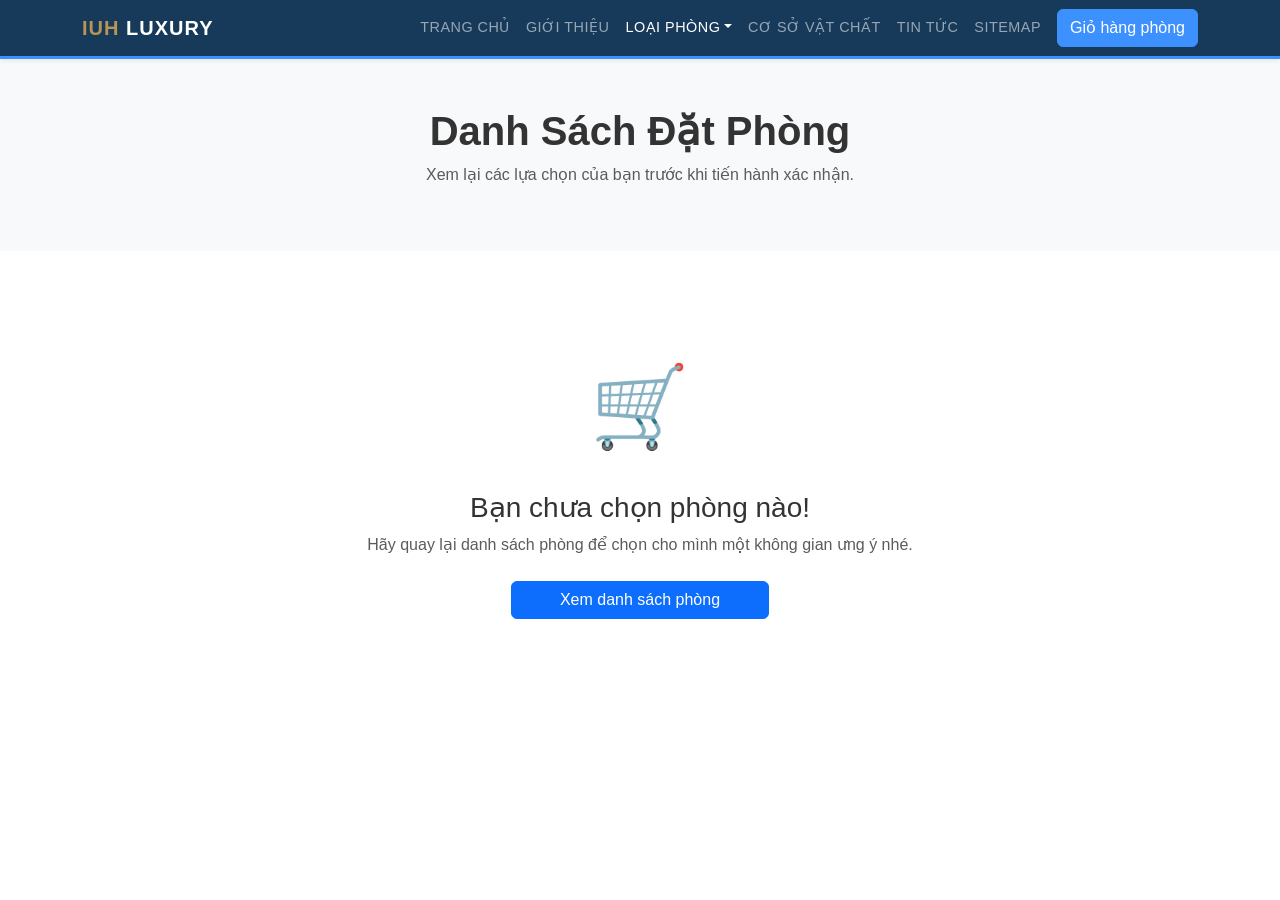
<file: html/dat-phong.html>
<!DOCTYPE html>
<html lang="vi">

<head>
    <meta charset="UTF-8">
    <meta name="viewport" content="width=device-width, initial-scale=1.0">
    <meta name="description" content="Quản lý danh sách các phòng bạn đã chọn tại IUH Luxury Hotel">
    <title>Đơn đặt phòng | Khách sạn IUH Luxury</title>

    <link rel="stylesheet" href="../css/bootstrap.min.css">
    <link rel="stylesheet" href="../css/style.css">
</head>

<body>

    <nav class="navbar navbar-expand navbar-dark sticky-top shadow-sm" style="background-color: #45b2ff;">

        <div class="container">
            <a class="navbar-brand fw-bold" href="index.html"><span style="color: #b89552;">IUH</span> LUXURY</a>
            <button class="navbar-toggler" type="button" data-bs-toggle="collapse" data-bs-target="#mainMenu">
                <span class="navbar-toggler-icon"></span>
            </button>
            <div class="collapse navbar-collapse" id="mainMenu">
                <ul class="navbar-nav ms-auto">
                    <li class="nav-item"><a class="nav-link" href="index.html">Trang chủ</a></li>
                    <li class="nav-item"><a class="nav-link" href="gioi-thieu.html">Giới thiệu</a></li>
                    <li class="nav-item dropdown">
                        <a class="nav-link dropdown-toggle active" href="#" id="roomDropdown"
                            data-bs-toggle="dropdown">Loại phòng</a>
                        <ul class="dropdown-menu">
                            <li><a class="dropdown-item" href="danh-sach-phong.html">Tất cả phòng</a></li>
                            <li>
                                <hr class="dropdown-divider">
                            </li>
                            <li><a class="dropdown-item" href="chi-tiet-phong-standard.html">Phòng Standard</a></li>
                            <li><a class="dropdown-item" href="chi-tiet-phong-deluxe.html">Phòng Deluxe</a></li>
                            <li><a class="dropdown-item" href="chi-tiet-phong-superior.html">Phòng Superior</a></li>
                            <li><a class="dropdown-item" href="chi-tiet-phong-suite.html">Phòng Suite</a></li>
                        </ul>
                    </li>
                    <li class="nav-item"><a class="nav-link" href="co-so-vat-chat.html">Cơ sở vật chất</a></li>
                    <li class="nav-item"><a class="nav-link" href="tin-tuc.html">Tin tức</a></li>
                    <li class="nav-item"><a class="nav-link" href="sitemap.html">Sitemap</a></li>
                    <li class="nav-item ms-lg-2">
                        <a class="btn btn-primary active" href="dat-phong.html">Giỏ hàng phòng</a>
                    </li>
                </ul>
            </div>
        </div>
    </nav>

    <div class="bg-light py-5 text-center">
        <div class="container">
            <h1 class="fw-bold">Danh Sách Đặt Phòng</h1>
            <p class="text-muted">Xem lại các lựa chọn của bạn trước khi tiến hành xác nhận.</p>
        </div>
    </div>

    <section class="py-5">
        <div class="container">
            <div id="cartContent">
                <div class="table-responsive shadow-sm rounded">
                    <table class="table table-hover align-middle bg-white mb-0">
                        <thead class="table-dark">
                            <tr>
                                <th class="ps-4">STT</th>
                                <th>Loại Phòng</th>
                                <th>Giá Tiền / Đêm</th>
                                <th class="text-center">Thao tác</th>
                            </tr>
                        </thead>
                        <tbody id="cartTable">
                        </tbody>
                    </table>
                </div>

                <div class="row mt-4">
                    <div class="col-md-6">
                        <a href="danh-sach-phong.html" class="btn btn-outline-dark">← Tiếp tục xem phòng</a>
                        <button onclick="clearCart()" class="btn btn-outline-danger ms-2">Xóa tất cả</button>
                    </div>
                    <div class="col-md-6 text-md-end mt-3 mt-md-0">
                        <div class="card border-0 bg-light p-3 shadow-sm">
                            <h4 class="mb-0">Tổng cộng: <span id="totalPrice" class="text-danger fw-bold">0</span>
                                <small>VNĐ</small></h4>
                            <hr>
                            <a href="thanh-toan.html" id="btnCheckout"
                                class="btn btn-success btn-lg disabled w-100">Tiến hành xác nhận</a>
                        </div>
                    </div>
                </div>
            </div>

            <div id="emptyCart" class="text-center py-5 d-none">
                <div class="mb-4" style="font-size: 5rem;">🛒</div>
                <h3>Bạn chưa chọn phòng nào!</h3>
                <p class="text-muted mb-4">Hãy quay lại danh sách phòng để chọn cho mình một không gian ưng ý nhé.</p>
                <a href="danh-sach-phong.html" class="btn btn-primary px-5">Xem danh sách phòng</a>
            </div>
        </div>
    </section>

    <footer class="text-white py-4 mt-auto">
        <div class="container text-center">
            <p class="small mb-0">&copy; 2026 - Nhóm sinh viên thực hiện - Bài tập lớn Lập trình Web - IUH</p>
        </div>
    </footer>

    <script src="../js/jquery.min.js"></script>
    <script src="../js/bootstrap.bundle.min.js"></script>
    <script src="../js/main.js"></script>

    <script>
        $(document).ready(function () {
            renderCart();
        });

        function renderCart() {
            let cart = JSON.parse(localStorage.getItem('myCart')) || [];
            let $table = $('#cartTable');
            let total = 0;

            if (cart.length === 0) {
                $('#cartContent').addClass('d-none');
                $('#emptyCart').removeClass('d-none');
            } else {
                $('#cartContent').removeClass('d-none');
                $('#emptyCart').addClass('d-none');
                $('#btnCheckout').removeClass('disabled');

                $table.empty();
                cart.forEach((item, index) => {
                    total += item.price;
                    $table.append(`
                        <tr>
                            <td class="ps-4">${index + 1}</td>
                            <td class="fw-bold">${item.name}</td>
                            <td>${item.price.toLocaleString('vi-VN')} VNĐ</td>
                            <td class="text-center">
                                <button onclick="removeItem(${index})" class="btn btn-sm btn-outline-danger">Xóa</button>
                            </td>
                        </tr>
                    `);
                });

                $('#totalPrice').text(total.toLocaleString('vi-VN'));
            }
        }

        function removeItem(index) {
            let cart = JSON.parse(localStorage.getItem('myCart')) || [];
            cart.splice(index, 1);
            localStorage.setItem('myCart', JSON.stringify(cart));
            renderCart();
        }

        function clearCart() {
            if (confirm('Bạn có chắc muốn xóa tất cả các phòng đã chọn?')) {
                localStorage.removeItem('myCart');
                renderCart();
            }
        }
    </script>
</body>

</html>
</file>
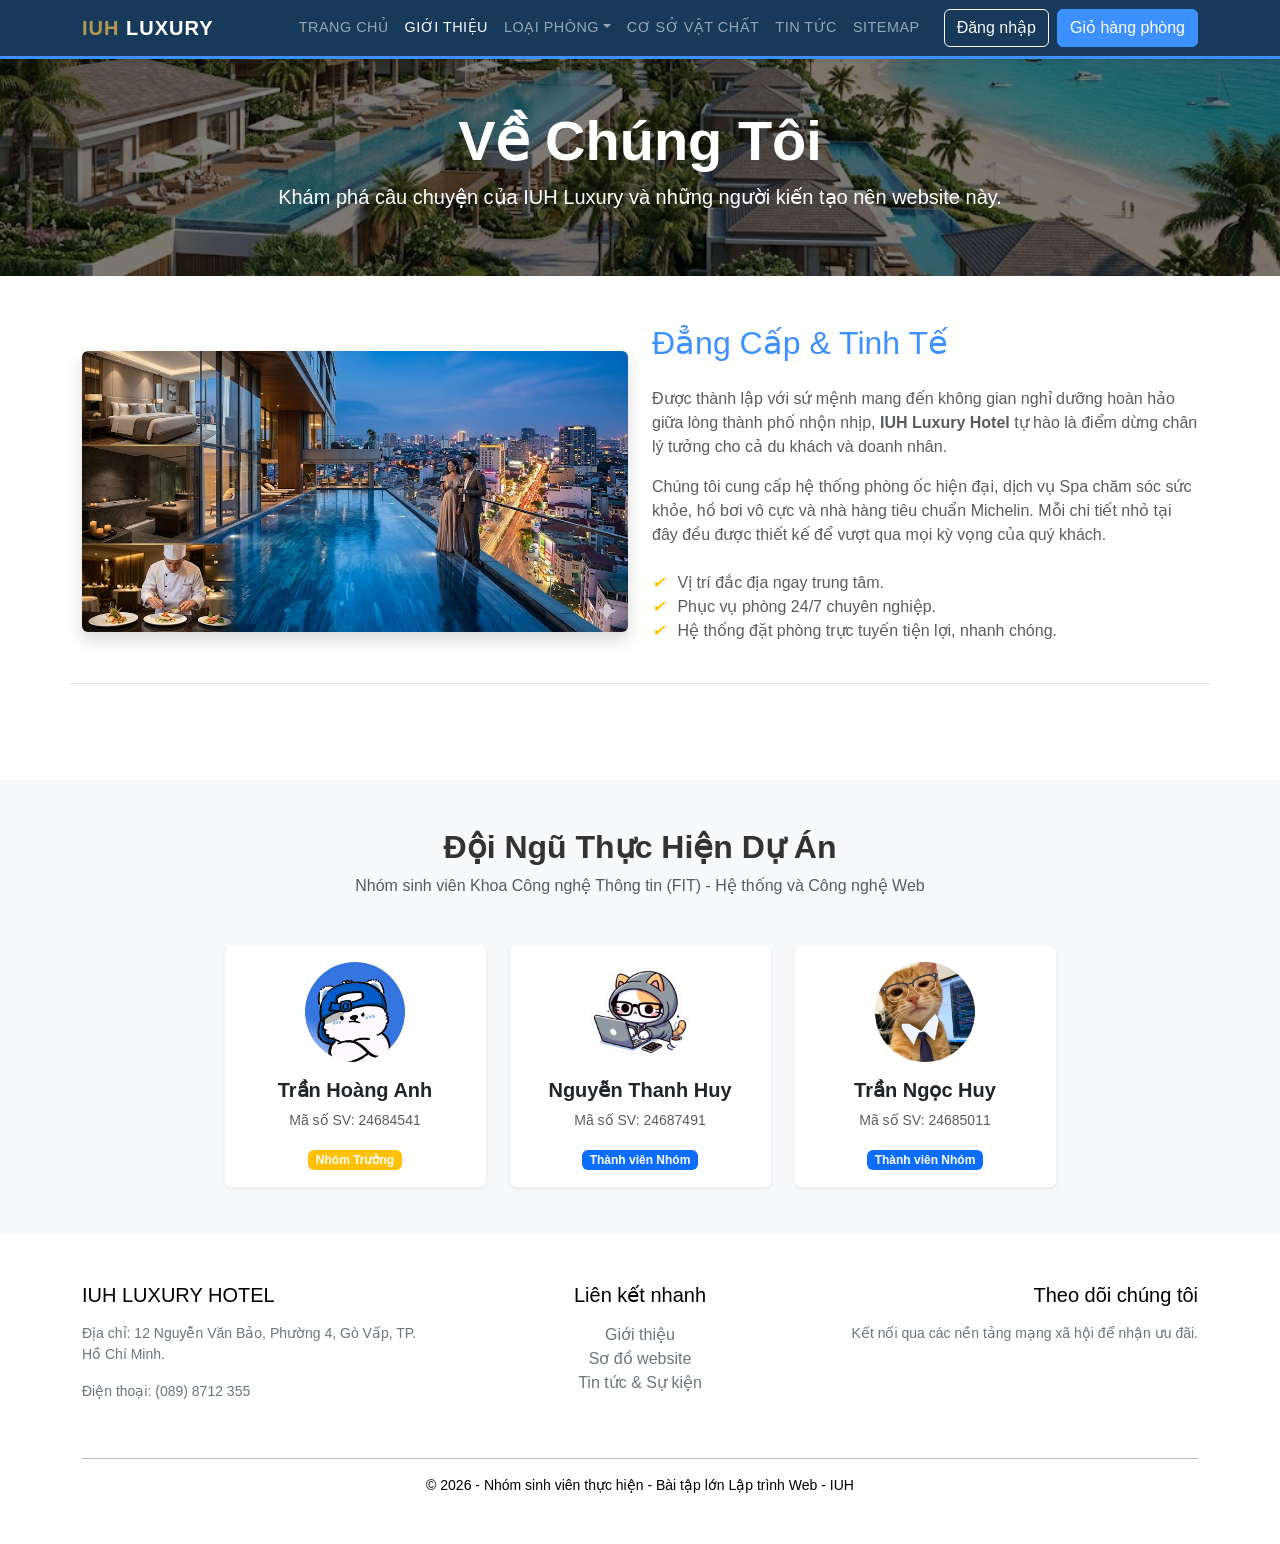
<file: html/gioi-thieu.html>
<!DOCTYPE html>
<html lang="vi">

<head>
    <meta charset="UTF-8">
    <meta name="viewport" content="width=device-width, initial-scale=1.0">
    <meta name="description" content="Giới thiệu về khách sạn IUH Luxury và đội ngũ phát triển website">
    <title>Giới thiệu | Khách sạn IUH Luxury</title>

    <link rel="stylesheet" href="../css/bootstrap.min.css">
    <link rel="stylesheet" href="../css/style.css">

    <style>
        .facility-img {
            transition: transform 0.3s ease;
            border-radius: 8px;
        }

        .facility-img:hover {
            transform: scale(1.02);
        }
    </style>

</head>

<body>

    <nav class="navbar navbar-expand navbar-dark sticky-top shadow-sm" style="background-color: #45b2ff;">

        <div class="container">
            <a class="navbar-brand fw-bold" href="index.html">
                <span style="color: #b89552;">IUH</span> LUXURY
            </a>
            <button class="navbar-toggler" type="button" data-bs-toggle="collapse" data-bs-target="#mainMenu">
                <span class="navbar-toggler-icon"></span>
            </button>
            <div class="collapse navbar-collapse" id="mainMenu">
                <ul class="navbar-nav ms-auto">
                    <li class="nav-item"><a class="nav-link" href="index.html">Trang chủ</a></li>
                    <li class="nav-item"><a class="nav-link active" href="gioi-thieu.html">Giới thiệu</a></li>
                    <li class="nav-item dropdown">
                        <a class="nav-link dropdown-toggle" href="#" id="roomDropdown" data-bs-toggle="dropdown">Loại
                            phòng</a>
                        <ul class="dropdown-menu">
                            <li><a class="dropdown-item" href="danh-sach-phong.html">Tất cả phòng</a></li>
                            <li>
                                <hr class="dropdown-divider">
                            </li>
                            <li><a class="dropdown-item" href="chi-tiet-phong-standard.html">Phòng Standard</a></li>
                            <li><a class="dropdown-item" href="chi-tiet-phong-deluxe.html">Phòng Deluxe</a></li>
                            <li><a class="dropdown-item" href="chi-tiet-phong-superior.html">Phòng Superior</a></li>
                            <li><a class="dropdown-item" href="chi-tiet-phong-suite.html">Phòng Suite</a></li>
                        </ul>
                    </li>
                    <li class="nav-item"><a class="nav-link" href="co-so-vat-chat.html">Cơ sở vật chất</a></li>
                    <li class="nav-item"><a class="nav-link" href="tin-tuc.html">Tin tức</a></li>
                    <li class="nav-item"><a class="nav-link" href="sitemap.html">Sitemap</a></li>
                    <li class="nav-item ms-lg-3">
                        <a class="btn btn-outline-light" href="dang-nhap.html">Đăng nhập</a>
                    </li>
                    <li class="nav-item ms-lg-2">
                        <a class="btn btn-primary" href="dat-phong.html">Giỏ hàng phòng</a>
                    </li>
                </ul>
            </div>
        </div>
    </nav>

    <header class="bg-dark text-white text-center py-5"
        style="background: linear-gradient(rgba(0,0,0,0.5), rgba(0,0,0,0.5)), url('../images/hero-bg.jpg') center/cover;">
        <div class="container">
            <h1 class="display-4 fw-bold">Về Chúng Tôi</h1>
            <p class="lead">Khám phá câu chuyện của IUH Luxury và những người kiến tạo nên website này.</p>
        </div>
    </header>

    <section class="py-5">
        <div class="container">
            <div class="row align-items-center mb-5 pb-4 border-bottom">
                <div class="col-md-6 mb-4 mb-md-0">
                    <img src="../images/hotel-about.jpg" alt="Giới thiệu IUH Luxury"
                        class="img-fluid facility-img rounded shadow">
                </div>
                <div class="col-md-6">
                    <h2 class="mb-4" style="color: var(--hotel-gold);">Đẳng Cấp & Tinh Tế</h2>
                    <p class="text-muted">Được thành lập với sứ mệnh mang đến không gian nghỉ dưỡng hoàn hảo giữa lòng
                        thành phố nhộn nhịp, <strong>IUH Luxury Hotel</strong> tự hào là điểm dừng chân lý tưởng cho cả
                        du khách và doanh nhân.</p>
                    <p class="text-muted">Chúng tôi cung cấp hệ thống phòng ốc hiện đại, dịch vụ Spa chăm sóc sức khỏe,
                        hồ bơi vô cực và nhà hàng tiêu chuẩn Michelin. Mỗi chi tiết nhỏ tại đây đều được thiết kế để
                        vượt qua mọi kỳ vọng của quý khách.</p>
                    <ul class="list-unstyled text-muted mt-4">
                        <li><i class="text-warning me-2">✔</i> Vị trí đắc địa ngay trung tâm.</li>
                        <li><i class="text-warning me-2">✔</i> Phục vụ phòng 24/7 chuyên nghiệp.</li>
                        <li><i class="text-warning me-2">✔</i> Hệ thống đặt phòng trực tuyến tiện lợi, nhanh chóng.</li>
                    </ul>
                </div>
            </div>
        </div>
    </section>

    <section class="py-5 bg-light">
        <div class="container">
            <div class="text-center mb-5">
                <h2 class="fw-bold">Đội Ngũ Thực Hiện Dự Án</h2>
                <p class="text-muted">Nhóm sinh viên Khoa Công nghệ Thông tin (FIT) - Hệ thống và Công nghệ Web</p>
            </div>

            <div class="row g-4 justify-content-center">
                <div class="col-md-3 col-sm-6">
                    <div class="card h-100 text-center border-0 shadow-sm">
                        <div class="card-body">
                            <img src="../images/avatar-2.jpg" alt="Thành viên" class="rounded-circle mb-3" width="100"
                                height="100" style="object-fit: cover;">
                            <h5 class="card-title fw-bold">Trần Hoàng Anh</h5>
                            <p class="card-text text-muted small">Mã số SV: 24684541</p>
                            <span class="badge bg-warning">Nhóm Trưởng</span>
                        </div>
                    </div>
                </div>

                <div class="col-md-3 col-sm-6">
                    <div class="card h-100 text-center border-0 shadow-sm">
                        <div class="card-body">
                            <img src="../images/avatar-1.jpg" alt="Thành viên" class="rounded-circle mb-3" width="100"
                                height="100" style="object-fit: cover;">
                            <h5 class="card-title fw-bold">Nguyễn Thanh Huy</h5>
                            <p class="card-text text-muted small">Mã số SV: 24687491</p>
                            <span class="badge bg-primary">Thành viên Nhóm</span>
                        </div>
                    </div>
                </div>

                <div class="col-md-3 col-sm-6">
                    <div class="card h-100 text-center border-0 shadow-sm">
                        <div class="card-body">
                            <img src="../images/avatar-3.jpg" alt="Thành viên" class="rounded-circle mb-3" width="100"
                                height="100" style="object-fit: cover;">
                            <h5 class="card-title fw-bold">Trần Ngọc Huy</h5>
                            <p class="card-text text-muted small">Mã số SV: 24685011</p>
                            <span class="badge bg-primary">Thành viên Nhóm</span>
                        </div>
                    </div>
                </div>

                <!-- <div class="col-md-3 col-sm-6">
                    <div class="card h-100 text-center border-0 shadow-sm">
                        <div class="card-body">
                            <img src="images/avatar-4.jpg" alt="Thành viên" class="rounded-circle mb-3" width="100" height="100" style="object-fit: cover;">
                            <h5 class="card-title fw-bold">[Tên Của Bạn]</h5>
                            <p class="card-text text-muted small">Mã số SV: 22xxxxxx</p>
                            <span class="badge" style="background-color: var(--hotel-gold);">Nhóm Trưởng</span>
                        </div>
                    </div>
                </div> -->


            </div>
        </div>
    </section>

    <footer class="text-black py-5">
        <div class="container">
            <div class="row">
                <div class="col-md-4 mb-4">
                    <h5 class="text-black mb-3">IUH LUXURY HOTEL</h5>
                    <p class="small text-secondary">Địa chỉ: 12 Nguyễn Văn Bảo, Phường 4, Gò Vấp, TP. Hồ Chí Minh.</p>
                    <p class="small text-secondary">Điện thoại: (089) 8712 355</p>
                </div>
                <div class="col-md-4 mb-4 text-center">
                    <h5 class="mb-3">Liên kết nhanh</h5>
                    <ul class="list-unstyled">
                        <li><a href="gioi-thieu.html" class="text-secondary text-decoration-none">Giới thiệu</a></li>
                        <li><a href="sitemap.html" class="text-secondary text-decoration-none">Sơ đồ website</a></li>
                        <li><a href="tin-tuc.html" class="text-secondary text-decoration-none">Tin tức & Sự kiện</a>
                        </li>
                    </ul>
                </div>
                <div class="col-md-4 mb-4 text-end">
                    <h5 class="mb-3">Theo dõi chúng tôi</h5>
                    <p class="small text-secondary">Kết nối qua các nền tảng mạng xã hội để nhận ưu đãi.</p>
                </div>
            </div>
            <hr class="bg-secondary">
            <div class="text-center mt-3">
                <p class="small mb-0">&copy; 2026 - Nhóm sinh viên thực hiện - Bài tập lớn Lập trình Web - IUH</p>
            </div>
        </div>
    </footer>

    <script src="../js/jquery.min.js"></script>
    <script src="../js/bootstrap.bundle.min.js"></script>
    <script src="../js/main.js"></script>
</body>

</html>
</file>
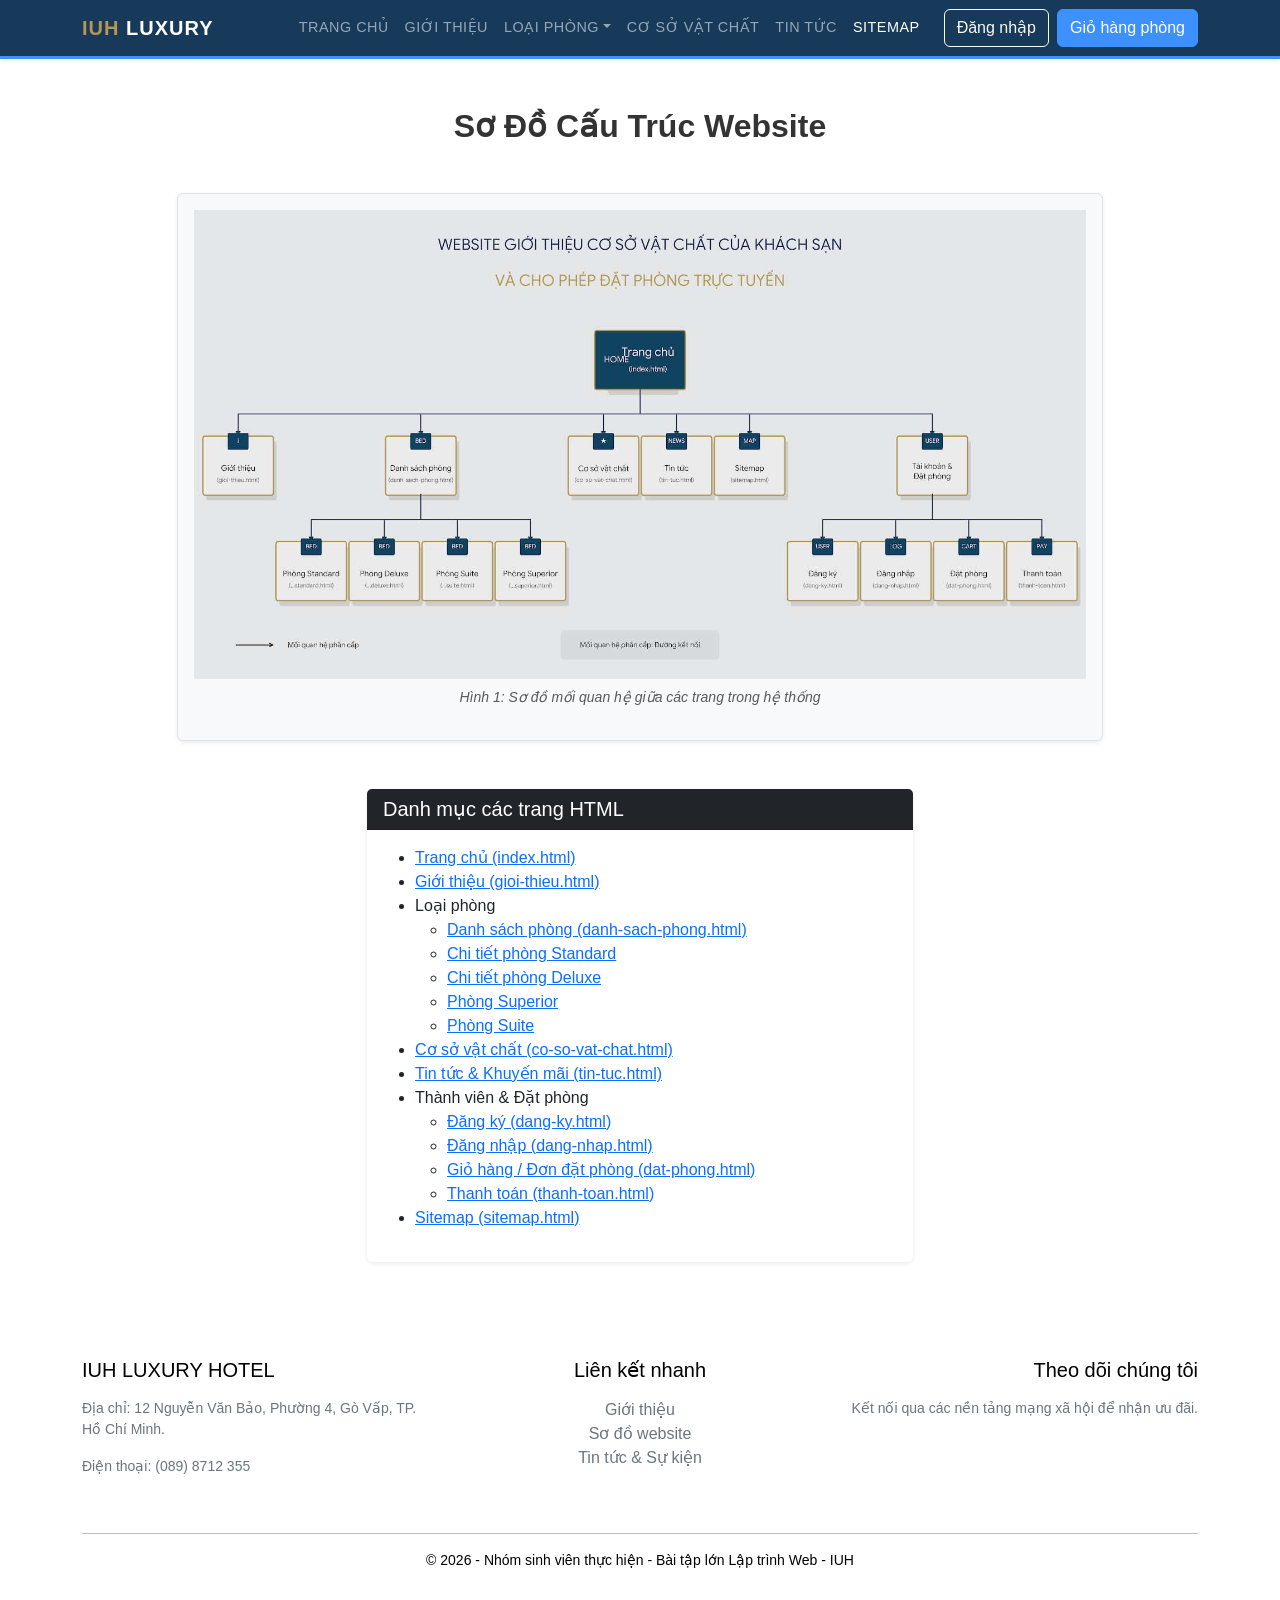
<file: html/sitemap.html>
<!DOCTYPE html>
<html lang="vi">

<head>
    <meta charset="UTF-8">
    <meta name="viewport" content="width=device-width, initial-scale=1.0">
    <title>Sơ đồ Website (Sitemap) | Khách sạn IUH Luxury</title>
    <link rel="stylesheet" href="../css/bootstrap.min.css">
    <link rel="stylesheet" href="../css/style.css">
</head>

<body>

    <nav class="navbar navbar-expand navbar-dark sticky-top shadow-sm" style="background-color: #45b2ff;">

        <div class="container">
            <a class="navbar-brand fw-bold" href="index.html">
                <span style="color: #b89552;">IUH</span> LUXURY
            </a>
            <button class="navbar-toggler" type="button" data-bs-toggle="collapse" data-bs-target="#mainMenu">
                <span class="navbar-toggler-icon"></span>
            </button>
            <div class="collapse navbar-collapse" id="mainMenu">
                <ul class="navbar-nav ms-auto">
                    <li class="nav-item"><a class="nav-link" href="index.html">Trang chủ</a></li>
                    <li class="nav-item"><a class="nav-link" href="gioi-thieu.html">Giới thiệu</a></li>
                    <li class="nav-item dropdown">
                        <a class="nav-link dropdown-toggle" href="#" id="roomDropdown" data-bs-toggle="dropdown">Loại
                            phòng</a>
                        <ul class="dropdown-menu">
                            <li><a class="dropdown-item" href="danh-sach-phong.html">Tất cả phòng</a></li>
                            <li>
                                <hr class="dropdown-divider">
                            </li>
                            <li><a class="dropdown-item" href="chi-tiet-phong-standard.html">Phòng Standard</a></li>
                            <li><a class="dropdown-item" href="chi-tiet-phong-deluxe.html">Phòng Deluxe</a></li>
                            <li><a class="dropdown-item" href="chi-tiet-phong-superior.html">Phòng Superior</a></li>
                            <li><a class="dropdown-item" href="chi-tiet-phong-suite.html">Phòng Suite</a></li>
                        </ul>
                    </li>
                    <li class="nav-item"><a class="nav-link" href="co-so-vat-chat.html">Cơ sở vật chất</a></li>
                    <li class="nav-item"><a class="nav-link" href="tin-tuc.html">Tin tức</a></li>
                    <li class="nav-item"><a class="nav-link active" href="sitemap.html">Sitemap</a></li>
                    <li class="nav-item ms-lg-3">
                        <a class="btn btn-outline-light" href="dang-nhap.html">Đăng nhập</a>
                    </li>
                    <li class="nav-item ms-lg-2">
                        <a class="btn btn-primary" href="dat-phong.html">Giỏ hàng phòng</a>
                    </li>
                </ul>
            </div>
        </div>
    </nav>

    <section class="py-5">
        <div class="container">
            <h2 class="text-center fw-bold mb-5">Sơ Đồ Cấu Trúc Website</h2>

            <div class="row justify-content-center">
                <div class="col-md-10 text-center">
                    <div class="border p-3 bg-light shadow-sm mb-5 rounded">
                        <img src="../images/sitemap-diagram.png" alt="Sơ đồ cây cấu trúc website" class="img-fluid">
                        <p class="text-muted mt-2 small"><i>Hình 1: Sơ đồ mối quan hệ giữa các trang trong hệ thống</i>
                        </p>
                    </div>
                </div>
            </div>

            <div class="row justify-content-center">
                <div class="col-md-6">
                    <div class="card shadow-sm border-0">
                        <div class="card-header bg-dark text-white">
                            <h5 class="mb-0">Danh mục các trang HTML</h5>
                        </div>
                        <div class="card-body">
                            <ul>
                                <li><a href="index.html">Trang chủ (index.html)</a></li>
                                <li><a href="gioi-thieu.html">Giới thiệu (gioi-thieu.html)</a></li>
                                <li>Loại phòng
                                    <ul>
                                        <li><a href="danh-sach-phong.html">Danh sách phòng (danh-sach-phong.html)</a>
                                        </li>
                                        <li><a href="chi-tiet-phong-standard.html">Chi tiết phòng Standard</a></li>
                                        <li><a href="chi-tiet-phong-deluxe.html">Chi tiết phòng Deluxe</a></li>
                                        <li><a href="chi-tiet-phong-superior.html">Phòng Superior</a></li>
                                        <li><a href="chi-tiet-phong-suite.html">Phòng Suite</a></li>
                                    </ul>
                                </li>
                                <li><a href="co-so-vat-chat.html">Cơ sở vật chất (co-so-vat-chat.html)</a></li>
                                <li><a href="tin-tuc.html">Tin tức & Khuyến mãi (tin-tuc.html)</a></li>
                                <li>Thành viên & Đặt phòng
                                    <ul>
                                        <li><a href="dang-ky.html">Đăng ký (dang-ky.html)</a></li>
                                        <li><a href="dang-nhap.html">Đăng nhập (dang-nhap.html)</a></li>
                                        <li><a href="dat-phong.html">Giỏ hàng / Đơn đặt phòng (dat-phong.html)</a></li>
                                        <li><a href="thanh-toan.html">Thanh toán (thanh-toan.html)</a></li>
                                    </ul>
                                </li>
                                <li><a href="sitemap.html">Sitemap (sitemap.html)</a></li>
                            </ul>
                        </div>
                    </div>
                </div>
            </div>
        </div>
    </section>

    <footer class="text-black py-5">
        <div class="container">
            <div class="row">
                <div class="col-md-4 mb-4">
                    <h5 class="text-black mb-3">IUH LUXURY HOTEL</h5>
                    <p class="small text-secondary">Địa chỉ: 12 Nguyễn Văn Bảo, Phường 4, Gò Vấp, TP. Hồ Chí Minh.</p>
                    <p class="small text-secondary">Điện thoại: (089) 8712 355</p>
                </div>
                <div class="col-md-4 mb-4 text-center">
                    <h5 class="mb-3">Liên kết nhanh</h5>
                    <ul class="list-unstyled">
                        <li><a href="gioi-thieu.html" class="text-secondary text-decoration-none">Giới thiệu</a></li>
                        <li><a href="sitemap.html" class="text-secondary text-decoration-none">Sơ đồ website</a></li>
                        <li><a href="tin-tuc.html" class="text-secondary text-decoration-none">Tin tức & Sự kiện</a>
                        </li>
                    </ul>
                </div>
                <div class="col-md-4 mb-4 text-end">
                    <h5 class="mb-3">Theo dõi chúng tôi</h5>
                    <p class="small text-secondary">Kết nối qua các nền tảng mạng xã hội để nhận ưu đãi.</p>
                </div>
            </div>
            <hr class="bg-secondary">
            <div class="text-center mt-3">
                <p class="small mb-0">&copy; 2026 - Nhóm sinh viên thực hiện - Bài tập lớn Lập trình Web - IUH</p>
            </div>
        </div>
    </footer>

    <script src="../js/jquery.min.js"></script>
    <script src="../js/bootstrap.bundle.min.js"></script>
    <script src="../js/main.js"></script>
</body>

</html>
</file>
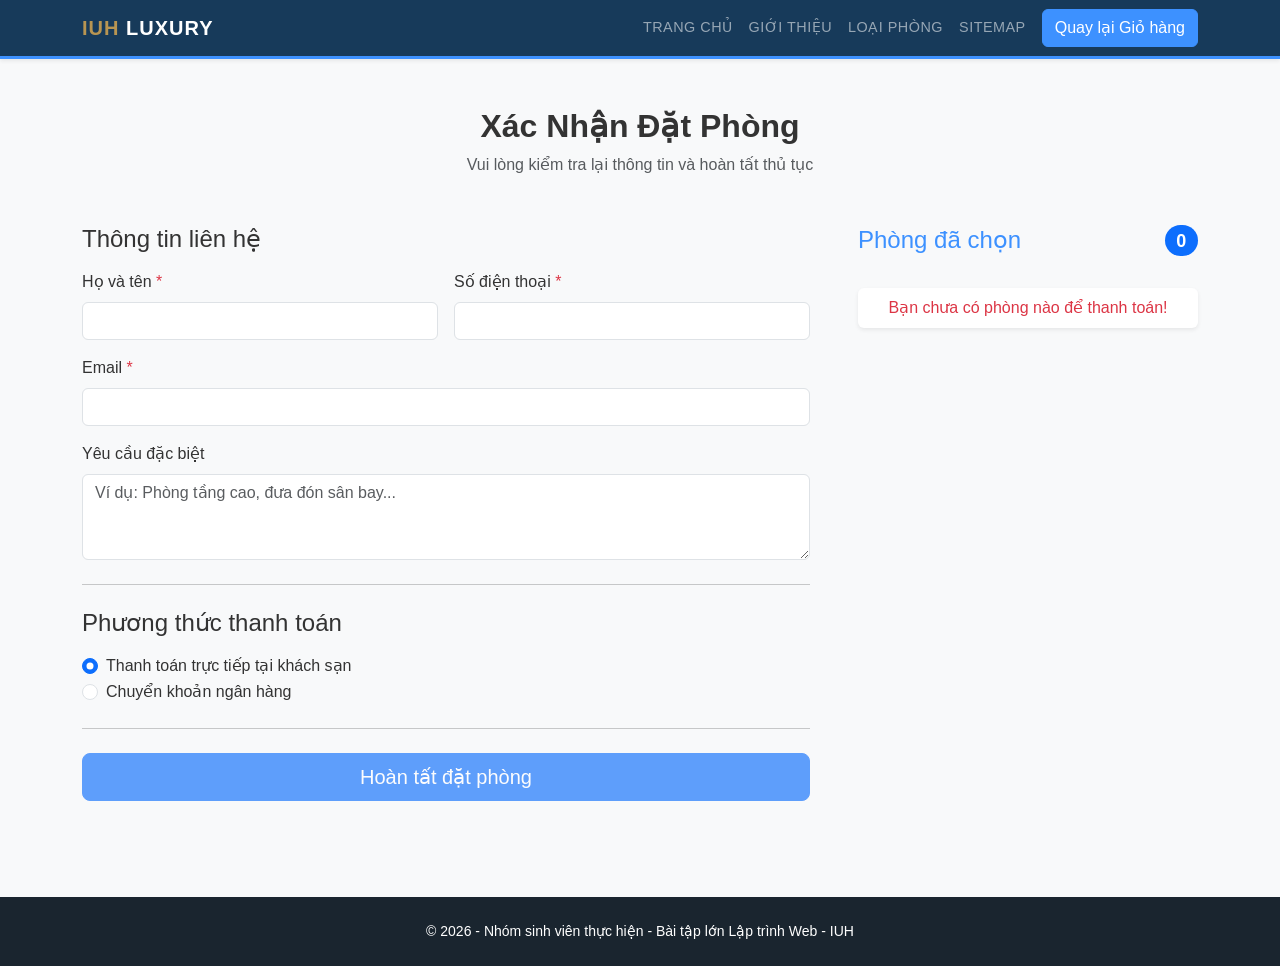
<file: html/thanh-toan.html>
<!DOCTYPE html>
<html lang="vi">
<head>
    <meta charset="UTF-8">
    <meta name="viewport" content="width=device-width, initial-scale=1.0">
    <meta name="description" content="Thanh toán đơn đặt phòng tại IUH Luxury Hotel">
    <title>Thanh toán | Khách sạn IUH Luxury</title>

    <link rel="stylesheet" href="../css/bootstrap.min.css">
    <link rel="stylesheet" href="../css/style.css">
</head>
<body class="bg-light">
    
    <nav class="navbar navbar-expand navbar-dark sticky-top shadow-sm" style="background-color: #45b2ff;">
        
        <div class="container">
            <a class="navbar-brand fw-bold" href="index.html"><span style="color: #b89552;">IUH</span> LUXURY</a>
            <button class="navbar-toggler" type="button" data-bs-toggle="collapse" data-bs-target="#mainMenu">
                <span class="navbar-toggler-icon"></span>
            </button>
            <div class="collapse navbar-collapse" id="mainMenu">
                <ul class="navbar-nav ms-auto">
                    <li class="nav-item"><a class="nav-link" href="index.html">Trang chủ</a></li>
                    <li class="nav-item"><a class="nav-link" href="gioi-thieu.html">Giới thiệu</a></li>
                    <li class="nav-item"><a class="nav-link" href="danh-sach-phong.html">Loại phòng</a></li>
                    <li class="nav-item"><a class="nav-link" href="sitemap.html">Sitemap</a></li>
                    <li class="nav-item ms-lg-2">
                        <a class="btn btn-primary" href="dat-phong.html">Quay lại Giỏ hàng</a>
                    </li>
                </ul>
            </div>
        </div>
    </nav>

    <div class="container py-5">
        <div class="text-center mb-5">
            <h2 class="fw-bold">Xác Nhận Đặt Phòng</h2>
            <p class="text-muted">Vui lòng kiểm tra lại thông tin và hoàn tất thủ tục</p>
        </div>

        <div class="row g-5">
            <div class="col-md-7 col-lg-8">
                <h4 class="mb-3">Thông tin liên hệ</h4>
                <form id="checkoutForm" class="needs-validation" novalidate>
                    <div class="row g-3">
                        <div class="col-sm-6">
                            <label class="form-label">Họ và tên <span class="text-danger">*</span></label>
                            <input type="text" class="form-control" id="checkoutName" required>
                        </div>

                        <div class="col-sm-6">
                            <label class="form-label">Số điện thoại <span class="text-danger">*</span></label>
                            <input type="tel" class="form-control" id="checkoutPhone" required>
                        </div>

                        <div class="col-12">
                            <label class="form-label">Email <span class="text-danger">*</span></label>
                            <input type="email" class="form-control" id="checkoutEmail" required>
                        </div>

                        <div class="col-12">
                            <label class="form-label">Yêu cầu đặc biệt</label>
                            <textarea class="form-control" rows="3" placeholder="Ví dụ: Phòng tầng cao, đưa đón sân bay..."></textarea>
                        </div>
                    </div>

                    <hr class="my-4">

                    <h4 class="mb-3">Phương thức thanh toán</h4>
                    <div class="my-3">
                        <div class="form-check">
                            <input id="payAtHotel" name="paymentMethod" type="radio" class="form-check-input" checked required>
                            <label class="form-check-label" for="payAtHotel">Thanh toán trực tiếp tại khách sạn</label>
                        </div>
                        <div class="form-check">
                            <input id="payTransfer" name="paymentMethod" type="radio" class="form-check-input" required>
                            <label class="form-check-label" for="payTransfer">Chuyển khoản ngân hàng</label>
                        </div>
                    </div>

                    <hr class="my-4">

                    <button class="w-100 btn btn-primary btn-lg" type="submit">Hoàn tất đặt phòng</button>
                </form>
            </div>

            <div class="col-md-5 col-lg-4 order-md-last">
                <h4 class="d-flex justify-content-between align-items-center mb-3">
                    <span class="text-primary" style="color: var(--hotel-gold) !important;">Phòng đã chọn</span>
                    <span class="badge bg-primary rounded-pill" id="itemCount">0</span>
                </h4>
                <ul class="list-group mb-3 shadow-sm" id="checkoutSummary">
                    </ul>
                <div class="card p-2 shadow-sm border-0 bg-white text-center d-none" id="emptyCheckoutAlert">
                    <p class="text-danger mb-0">Bạn chưa có phòng nào để thanh toán!</p>
                </div>
            </div>
        </div>
    </div>

    <footer class="text-white py-4 mt-5" style="background-color: #1a252f;">
        <div class="container text-center">
            <p class="small mb-0">&copy; 2026 - Nhóm sinh viên thực hiện - Bài tập lớn Lập trình Web - IUH</p>
        </div>
    </footer>

    <script src="../js/jquery.min.js"></script>
    <script src="../js/bootstrap.bundle.min.js"></script>
    
    <script>
        $(document).ready(function() {
            // 1. Render Tóm tắt đơn hàng từ LocalStorage
            let cart = JSON.parse(localStorage.getItem('myCart')) || [];
            let $summaryList = $('#checkoutSummary');
            let total = 0;

            if (cart.length === 0) {
                $('#checkoutForm button[type="submit"]').prop('disabled', true);
                $('#emptyCheckoutAlert').removeClass('d-none');
            } else {
                $('#itemCount').text(cart.length);
                cart.forEach(item => {
                    total += item.price;
                    $summaryList.append(`
                        <li class="list-group-item d-flex justify-content-between lh-sm">
                            <div>
                                <h6 class="my-0">${item.name}</h6>
                            </div>
                            <span class="text-muted">${item.price.toLocaleString('vi-VN')} đ</span>
                        </li>
                    `);
                });
                
                // Thêm dòng Tổng cộng
                $summaryList.append(`
                    <li class="list-group-item d-flex justify-content-between bg-light">
                        <span>Tổng cộng (VNĐ)</span>
                        <strong class="text-danger">${total.toLocaleString('vi-VN')} đ</strong>
                    </li>
                `);

                // Nếu người dùng đã đăng nhập, tự động điền thông tin
                let loggedInUser = JSON.parse(localStorage.getItem('registeredUser'));
                if(loggedInUser) {
                    $('#checkoutName').val(loggedInUser.name);
                    $('#checkoutEmail').val(loggedInUser.email);
                }
            }

            // 2. Xử lý khi bấm nút "Hoàn tất đặt phòng"
            $('#checkoutForm').on('submit', function(e) {
                e.preventDefault(); // Ngăn form reload trang

                // Kiểm tra Validation đơn giản
                if ($('#checkoutName').val() === '' || $('#checkoutPhone').val() === '') {
                    alert("Vui lòng điền đầy đủ Họ tên và Số điện thoại!");
                    return;
                }

                // Xử lý thành công
                alert('Cảm ơn bạn đã đặt phòng tại IUH Luxury! Xác nhận đặt phòng đã được gửi về email của bạn.');
                
                // Xóa giỏ hàng trong LocalStorage sau khi thanh toán xong
                localStorage.removeItem('myCart');
                
                // Chuyển hướng về trang chủ
                window.location.href = 'index.html';
            });
        });
    </script>
</body>
</html>
</file>
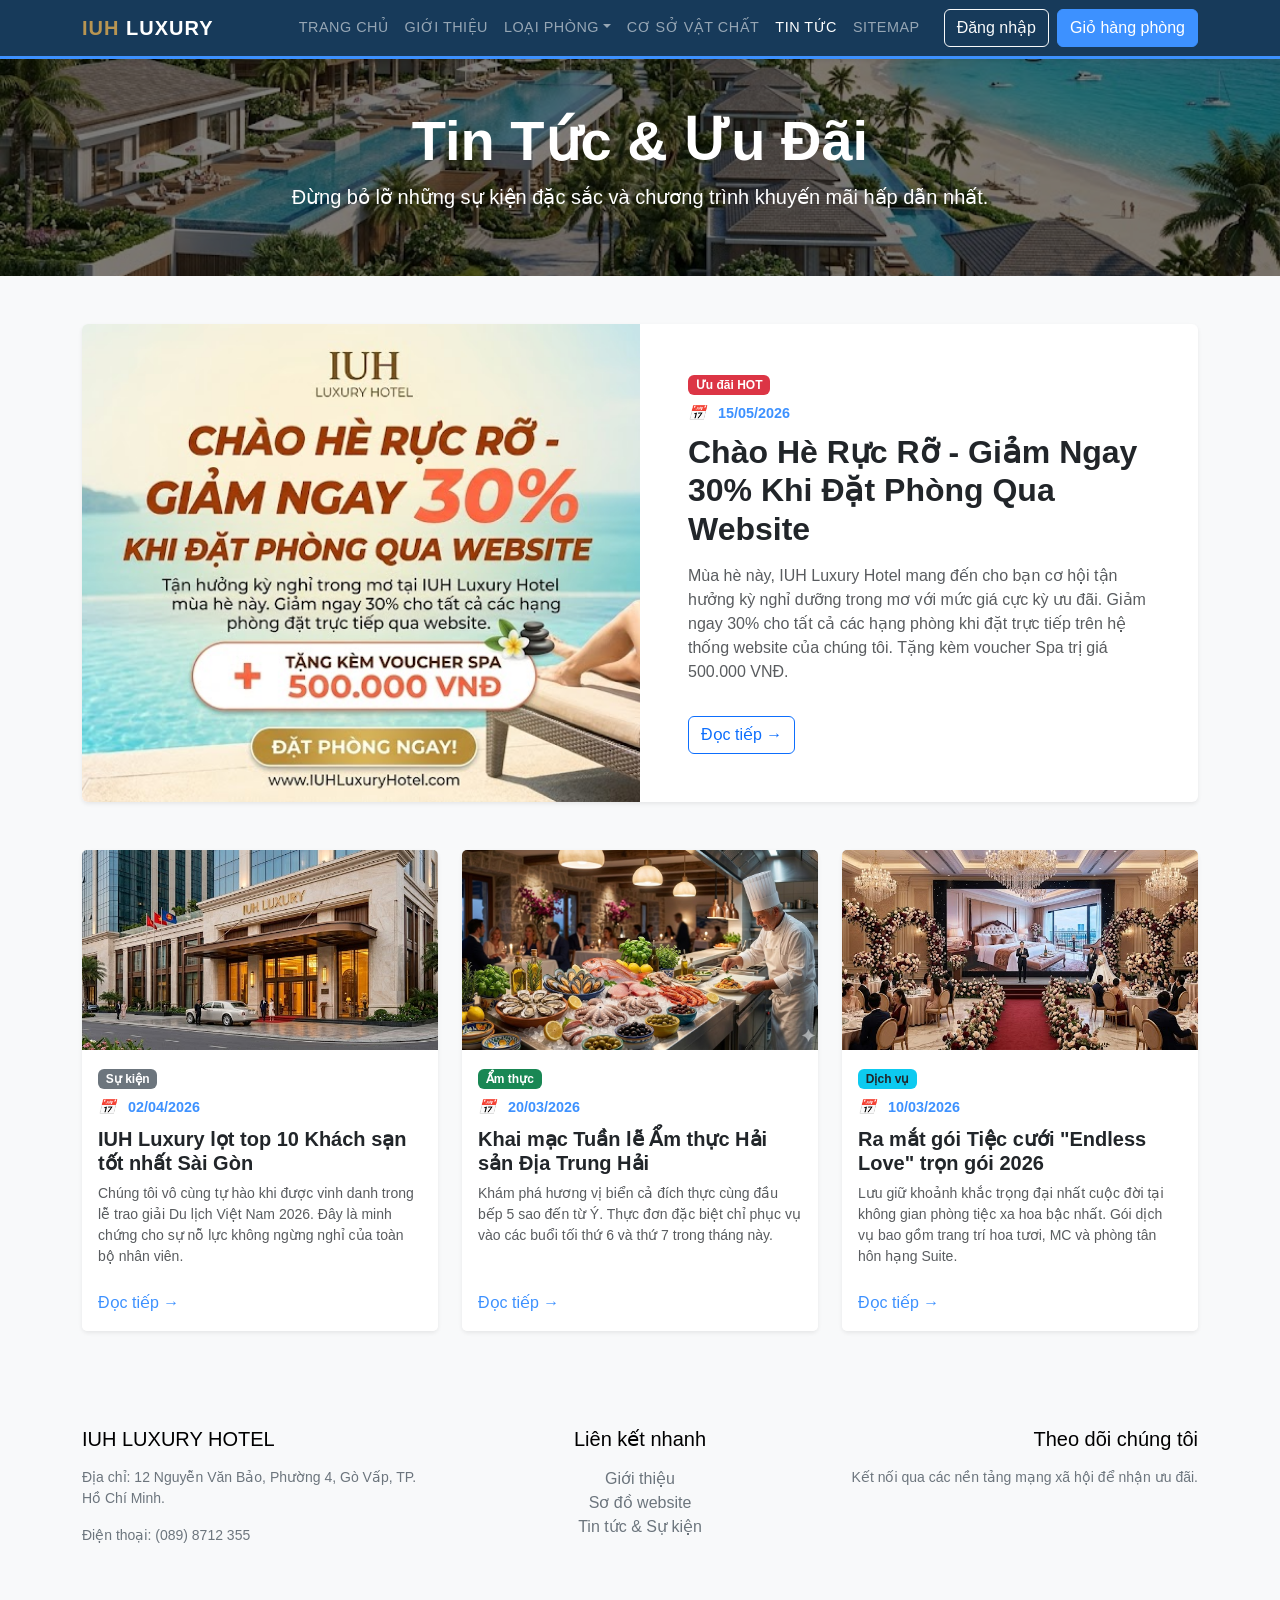
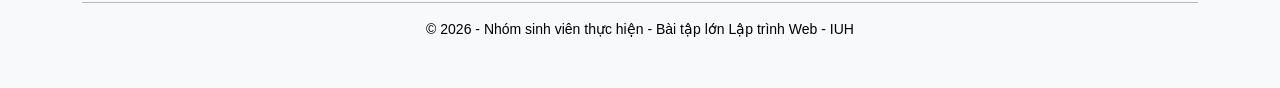
<file: html/tin-tuc.html>
<!DOCTYPE html>
<html lang="vi">

<head>
    <meta charset="UTF-8">
    <meta name="viewport" content="width=device-width, initial-scale=1.0">
    <meta name="description" content="Cập nhật tin tức mới nhất và các chương trình khuyến mãi tại IUH Luxury Hotel">
    <title>Tin tức & Khuyến mãi | Khách sạn IUH Luxury</title>

    <link rel="stylesheet" href="../css/bootstrap.min.css">
    <link rel="stylesheet" href="../css/style.css">

    <style>
        /* Hiệu ứng hover cho thẻ tin tức */
        .news-card {
            transition: all 0.3s ease;
            cursor: pointer;
        }

        .news-card:hover {
            transform: translateY(-5px);
            box-shadow: 0 10px 20px rgba(0, 0, 0, 0.1) !important;
        }

        .news-date {
            color: var(--hotel-gold);
            font-weight: bold;
            font-size: 0.9rem;
        }
    </style>
</head>

<body class="bg-light">

    <nav class="navbar navbar-expand navbar-dark sticky-top shadow-sm" style="background-color: #45b2ff;">
        <div class="container">
            <a class="navbar-brand fw-bold" href="index.html">
                <span style="color: #b89552;">IUH</span> LUXURY
            </a>
            <button class="navbar-toggler" type="button" data-bs-toggle="collapse" data-bs-target="#mainMenu">
                <span class="navbar-toggler-icon"></span>
            </button>
            <div class="collapse navbar-collapse" id="mainMenu">
                <ul class="navbar-nav ms-auto">
                    <li class="nav-item"><a class="nav-link" href="index.html">Trang chủ</a></li>
                    <li class="nav-item"><a class="nav-link" href="gioi-thieu.html">Giới thiệu</a></li>
                    <li class="nav-item dropdown">
                        <a class="nav-link dropdown-toggle" href="#" id="roomDropdown" data-bs-toggle="dropdown">Loại
                            phòng</a>
                        <ul class="dropdown-menu">
                            <li><a class="dropdown-item" href="danh-sach-phong.html">Tất cả phòng</a></li>
                            <li>
                                <hr class="dropdown-divider">
                            </li>
                            <li><a class="dropdown-item" href="chi-tiet-phong-standard.html">Phòng Standard</a></li>
                            <li><a class="dropdown-item" href="chi-tiet-phong-deluxe.html">Phòng Deluxe</a></li>
                            <li><a class="dropdown-item" href="chi-tiet-phong-superior.html">Phòng Superior</a></li>
                            <li><a class="dropdown-item" href="chi-tiet-phong-suite.html">Phòng Suite</a></li>
                        </ul>
                    </li>
                    <li class="nav-item"><a class="nav-link" href="co-so-vat-chat.html">Cơ sở vật chất</a></li>
                    <li class="nav-item"><a class="nav-link active" href="tin-tuc.html">Tin tức</a></li>
                    <li class="nav-item"><a class="nav-link" href="sitemap.html">Sitemap</a></li>
                    <li class="nav-item ms-lg-3">
                        <a class="btn btn-outline-light" href="dang-nhap.html">Đăng nhập</a>
                    </li>
                    <li class="nav-item ms-lg-2">
                        <a class="btn btn-primary" href="dat-phong.html">Giỏ hàng phòng</a>
                    </li>
                </ul>
            </div>
        </div>
    </nav>

    <header class="bg-dark text-white text-center py-5"
        style="background: linear-gradient(rgba(0,0,0,0.5), rgba(0,0,0,0.5)), url('../images/hero-bg.jpg') center/cover;">
        <div class="container">
            <h1 class="display-4 fw-bold">Tin Tức & Ưu Đãi</h1>
            <p class="lead">Đừng bỏ lỡ những sự kiện đặc sắc và chương trình khuyến mãi hấp dẫn nhất.</p>
        </div>
    </header>

    <section class="py-5">
        <div class="container">

            <div class="card mb-5 border-0 shadow-sm overflow-hidden news-card">
                <div class="row g-0">
                    <div class="col-md-6">
                        <img src="../images/news-summer.jpg" class="img-fluid h-100" alt="Khuyến mãi mùa hè"
                            style="object-fit: cover; min-height: 300px;">
                    </div>
                    <div class="col-md-6 d-flex align-items-center">
                        <div class="card-body p-md-5">
                            <span class="badge bg-danger mb-2">Ưu đãi HOT</span>
                            <p class="news-date mb-2"><i class="me-2">📅</i> 15/05/2026</p>
                            <h2 class="card-title fw-bold mb-3">Chào Hè Rực Rỡ - Giảm Ngay 30% Khi Đặt Phòng Qua Website
                            </h2>
                            <p class="card-text text-muted">Mùa hè này, IUH Luxury Hotel mang đến cho bạn cơ hội tận
                                hưởng kỳ nghỉ dưỡng trong mơ với mức giá cực kỳ ưu đãi. Giảm ngay 30% cho tất cả các
                                hạng phòng khi đặt trực tiếp trên hệ thống website của chúng tôi. Tặng kèm voucher Spa
                                trị giá 500.000 VNĐ.</p>
                            <a href="#" class="btn btn-outline-primary mt-3">Đọc tiếp →</a>
                        </div>
                    </div>
                </div>
            </div>

            <div class="row g-4">

                <div class="col-lg-4 col-md-6">
                    <div class="card h-100 border-0 shadow-sm news-card">
                        <img src="../images/news-award.jpg" class="card-img-top" alt="Giải thưởng"
                            style="height: 200px; object-fit: cover;">
                        <div class="card-body">
                            <span class="badge bg-secondary mb-2">Sự kiện</span>
                            <p class="news-date mb-2"><i class="me-2">📅</i> 02/04/2026</p>
                            <h5 class="card-title fw-bold">IUH Luxury lọt top 10 Khách sạn tốt nhất Sài Gòn</h5>
                            <p class="card-text text-muted small">Chúng tôi vô cùng tự hào khi được vinh danh trong lễ
                                trao giải Du lịch Việt Nam 2026. Đây là minh chứng cho sự nỗ lực không ngừng nghỉ của
                                toàn bộ nhân viên.</p>
                        </div>
                        <div class="card-footer bg-white border-top-0 pb-3">
                            <a href="#" class="text-decoration-none" style="color: var(--hotel-gold);">Đọc tiếp →</a>
                        </div>
                    </div>
                </div>

                <div class="col-lg-4 col-md-6">
                    <div class="card h-100 border-0 shadow-sm news-card">
                        <img src="../images/news-food.jpg" class="card-img-top" alt="Ẩm thực"
                            style="height: 200px; object-fit: cover;">
                        <div class="card-body">
                            <span class="badge bg-success mb-2">Ẩm thực</span>
                            <p class="news-date mb-2"><i class="me-2">📅</i> 20/03/2026</p>
                            <h5 class="card-title fw-bold">Khai mạc Tuần lễ Ẩm thực Hải sản Địa Trung Hải</h5>
                            <p class="card-text text-muted small">Khám phá hương vị biển cả đích thực cùng đầu bếp 5 sao
                                đến từ Ý. Thực đơn đặc biệt chỉ phục vụ vào các buổi tối thứ 6 và thứ 7 trong tháng này.
                            </p>
                        </div>
                        <div class="card-footer bg-white border-top-0 pb-3">
                            <a href="#" class="text-decoration-none" style="color: var(--hotel-gold);">Đọc tiếp →</a>
                        </div>
                    </div>
                </div>

                <div class="col-lg-4 col-md-6">
                    <div class="card h-100 border-0 shadow-sm news-card">
                        <img src="../images/news-wedding.jpg" class="card-img-top" alt="Tiệc cưới"
                            style="height: 200px; object-fit: cover;">
                        <div class="card-body">
                            <span class="badge bg-info text-dark mb-2">Dịch vụ</span>
                            <p class="news-date mb-2"><i class="me-2">📅</i> 10/03/2026</p>
                            <h5 class="card-title fw-bold">Ra mắt gói Tiệc cưới "Endless Love" trọn gói 2026</h5>
                            <p class="card-text text-muted small">Lưu giữ khoảnh khắc trọng đại nhất cuộc đời tại không
                                gian phòng tiệc xa hoa bậc nhất. Gói dịch vụ bao gồm trang trí hoa tươi, MC và phòng tân
                                hôn hạng Suite.</p>
                        </div>
                        <div class="card-footer bg-white border-top-0 pb-3">
                            <a href="#" class="text-decoration-none" style="color: var(--hotel-gold);">Đọc tiếp →</a>
                        </div>
                    </div>
                </div>

            </div>

            <!-- <nav aria-label="Page navigation" class="mt-5">
                <ul class="pagination justify-content-center">
                    <li class="page-item disabled"><a class="page-link" href="#" tabindex="-1">Trước</a></li>
                    <li class="page-item active"><a class="page-link" href="#">1</a></li>
                    <li class="page-item"><a class="page-link" href="#">2</a></li>
                    <li class="page-item"><a class="page-link" href="#">Sau</a></li>
                </ul>
            </nav> -->

        </div>
    </section>

    <footer class="text-black py-5">
        <div class="container">
            <div class="row">
                <div class="col-md-4 mb-4">
                    <h5 class="text-black mb-3">IUH LUXURY HOTEL</h5>
                    <p class="small text-secondary">Địa chỉ: 12 Nguyễn Văn Bảo, Phường 4, Gò Vấp, TP. Hồ Chí Minh.</p>
                    <p class="small text-secondary">Điện thoại: (089) 8712 355</p>
                </div>
                <div class="col-md-4 mb-4 text-center">
                    <h5 class="mb-3">Liên kết nhanh</h5>
                    <ul class="list-unstyled">
                        <li><a href="gioi-thieu.html" class="text-secondary text-decoration-none">Giới thiệu</a></li>
                        <li><a href="sitemap.html" class="text-secondary text-decoration-none">Sơ đồ website</a></li>
                        <li><a href="tin-tuc.html" class="text-secondary text-decoration-none">Tin tức & Sự kiện</a>
                        </li>
                    </ul>
                </div>
                <div class="col-md-4 mb-4 text-end">
                    <h5 class="mb-3">Theo dõi chúng tôi</h5>
                    <p class="small text-secondary">Kết nối qua các nền tảng mạng xã hội để nhận ưu đãi.</p>
                </div>
            </div>
            <hr class="bg-secondary">
            <div class="text-center mt-3">
                <p class="small mb-0">&copy; 2026 - Nhóm sinh viên thực hiện - Bài tập lớn Lập trình Web - IUH</p>
            </div>
        </div>
    </footer>

    <script src="../js/jquery.min.js"></script>
    <script src="../js/bootstrap.bundle.min.js"></script>
    <script src="../js/main.js"></script>
</body>

</html>
</file>
<file: css/style.css>
:root {
    --hotel-gold: #3d91ff;      
    --hotel-gold-hover: #3d91ff; 
    --hotel-dark: #173a5a;       
    --hotel-bg-light: #ffffff;   
}

/* 2. THIẾT LẬP CHUNG (Cơ bản) */
body {
    font-family: 'Segoe UI', Tahoma, Geneva, Verdana, sans-serif;
    background-color: var(--hotel-bg-light);
    color: #333;
}


.text-justify {
    text-align: justify;
}

/* 3. THANH ĐIỀU HƯỚNG (HEADER / NAVBAR) */
.navbar {
    background-color: var(--hotel-dark) !important;
    border-bottom: 3px solid var(--hotel-gold); 

.navbar-brand {
    letter-spacing: 1px;
}

.nav-link {
    font-weight: 500;
    text-transform: uppercase;
    font-size: 0.9rem;
    letter-spacing: 0.5px;
    transition: color 0.3s ease;
}


.navbar-dark .navbar-nav .nav-link:hover,
.navbar-dark .navbar-nav .nav-link.active {
    color: var(--hotel-gold) !important;
}


.btn-primary {
    background-color: var(--hotel-gold) !important;
    border-color: var(--hotel-gold) !important;
    color: #fff !important;
    transition: all 0.3s ease;
}

.btn-primary:hover, .btn-primary:focus {
    background-color: var(--hotel-gold-hover) !important;
    border-color: var(--hotel-gold-hover) !important;
    transform: translateY(-2px); /* Hiệu ứng nảy lên nhẹ */
    box-shadow: 0 4px 8px rgba(184, 149, 82, 0.4) !important;
}


.btn-outline-dark {
    border-color: var(--hotel-dark);
    color: var(--hotel-dark);
}

.btn-outline-dark:hover {
    background-color: var(--hotel-dark);
    color: #fff;
}


.card {
    border-radius: 8px;
    overflow: hidden; 
    transition: all 0.3s ease;
}

.card:hover, .news-card:hover {
    box-shadow: 0 15px 30px rgba(0,0,0,0.1) !important;
    transform: translateY(-8px);
    cursor: pointer;
}

.facility-img {
    transition: transform 0.4s ease;
    border-radius: 8px;
}

.facility-img:hover {
    transform: scale(1.03);
}

.pagination .page-link {
    color: var(--hotel-dark);
    border: 1px solid #dee2e6;
}

.pagination .page-item.active .page-link {
    background-color: var(--hotel-gold);
    border-color: var(--hotel-gold);
    color: #fff;
}

.pagination .page-link:hover {
    background-color: var(--hotel-gold-hover);
    color: #fff;
}

/* 7. CHÂN TRANG (FOOTER) */
footer {
    background-color: var(--hotel-dark);
    color: #d1d1d1;
    border-top: 4px solid var(--hotel-gold);
}

footer a {
    transition: color 0.3s ease;
}

footer a:hover {
    color: var(--hotel-gold) !important;
    text-decoration: underline !important;
}

/* 8. TÙY CHỈNH RESPONSIVE (Dành cho điện thoại di động) */
@media (max-width: 768px) {
    .display-3, .display-4 {
        font-size: 2.5rem; 
    }
    .hero-section {
        height: 60vh !important; 
    }
    .card:hover {
        transform: none; 
    }
}
</file>
